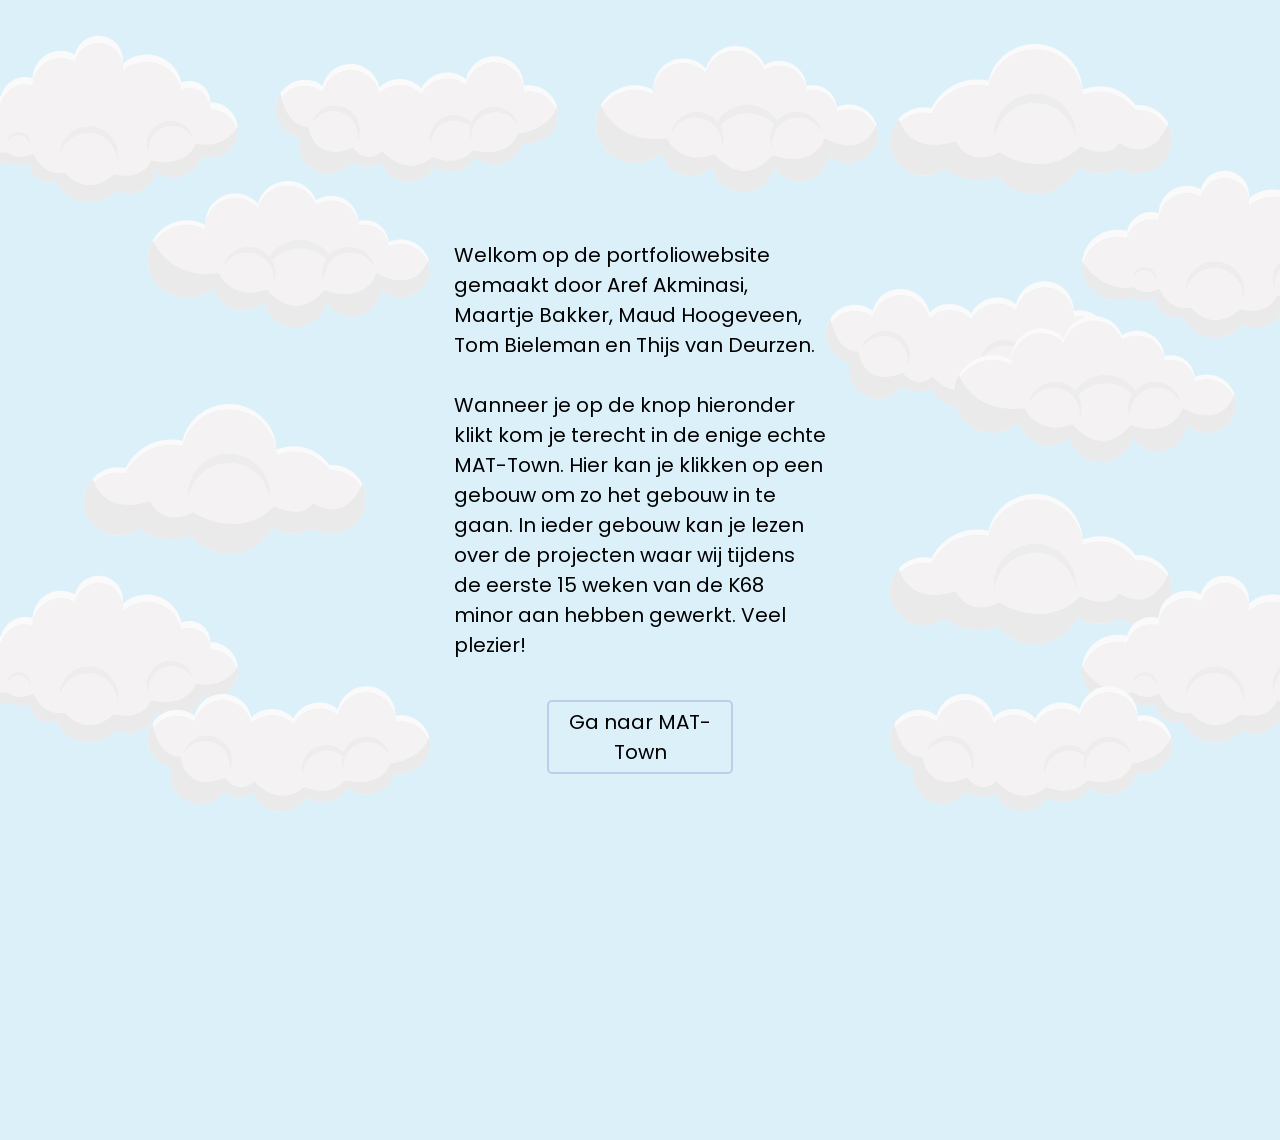
<file: index.html>
<!DOCTYPE html>
<html lang="nl">
  <head>
    <meta charset="UTF-8" />
    <meta http-equiv="X-UA-Compatible" content="IE=edge" />
    <meta name="viewport" content="width=device-width, initial-scale=1.0" />
    <link rel="stylesheet" href="styles/main.css"/>
    <script src="js/main.js" defer ></script>
    <link rel="icon" type="image/x-icon" href="images/favicon.png">
    <title>MAT-Town</title>
  </head>
  <body>
    <div id="leftClouds">
      <img src="images/cloud1.svg" id="cloud1" alt="cloud" />
      <img src="images/cloud2.svg" id="cloud2" alt="cloud" />
      <img src="images/cloud3.svg" id="cloud3" alt="cloud" />
      <img src="images/cloud4.svg" id="cloud4" alt="cloud" />
      <img src="images/cloud1.svg" id="cloud5" alt="cloud" />
      <img src="images/cloud2.svg" id="cloud6" alt="cloud" />
      <img src="images/cloud3.svg" id="cloud7" alt="cloud" />
    </div>

    <div id="middle">
      <p>Welkom op de portfoliowebsite gemaakt door Aref Akminasi, Maartje Bakker, Maud Hoogeveen, Tom Bieleman en Thijs van Deurzen. <br/> <br/> Wanneer je op de knop hieronder klikt kom je terecht in de enige echte MAT-Town. Hier kan je klikken op een gebouw om zo het gebouw in te gaan. In ieder gebouw kan je lezen over de projecten waar wij tijdens de eerste 15 weken van de K68 minor aan hebben gewerkt. Veel plezier!</p>
      <a href="javascript:delay('pages/town.html')"> <button id="button">Ga naar MAT-Town</button> </a>
    </div>

    <div id="rightClouds">
      <img src="images/cloud4.svg" id="cloud8" alt="cloud" />
      <img src="images/cloud1.svg" id="cloud9" alt="cloud" />
      <img src="images/cloud2.svg" id="cloud10" alt="cloud" />
      <img src="images/cloud3.svg" id="cloud11" alt="cloud" />
      <img src="images/cloud4.svg" id="cloud12" alt="cloud" />
      <img src="images/cloud1.svg" id="cloud13" alt="cloud" />
      <img src="images/cloud2.svg" id="cloud14" alt="cloud" />
    </div>
  </body>
</html>
</file>
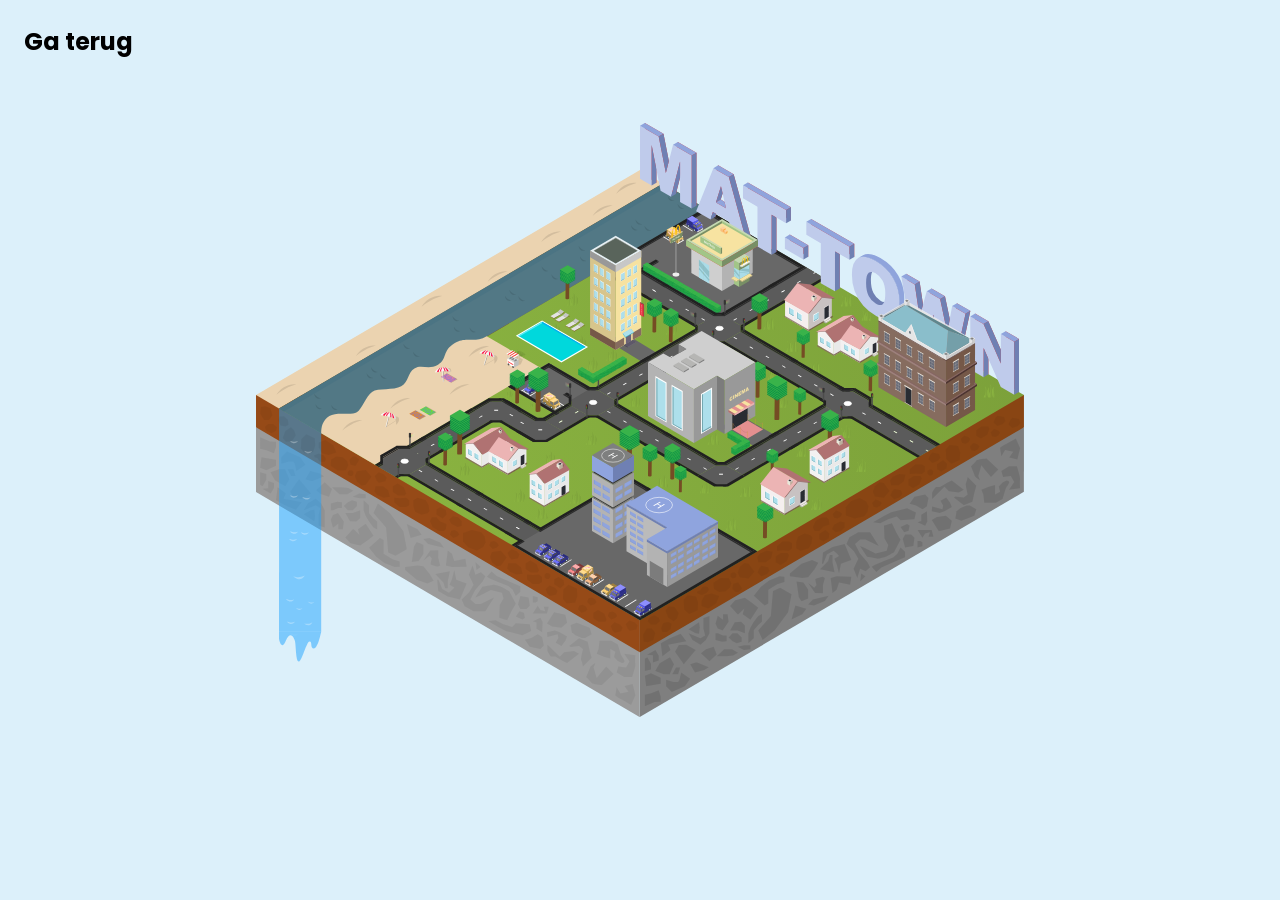
<file: pages/town.html>
<!DOCTYPE html>
<html lang="nl">
  <head>
    <meta charset="UTF-8" />
    <meta http-equiv="X-UA-Compatible" content="IE=edge" />
    <meta name="viewport" content="width=device-width, initial-scale=1.0" />
    <link rel="stylesheet" href="../styles/town.css"/>
    <script src="../js/town.js" defer ></script>
    <link rel="icon" type="image/x-icon" href="../images/favicon.png">
    <title>MAT-Town</title>
  </head>
  <body>

    <?xml version="1.0" encoding="UTF-8"?>
    <svg id="Laag_2" xmlns="http://www.w3.org/2000/svg" xmlns:xlink="http://www.w3.org/1999/xlink" viewBox="0 0 771.73 450.48">
            <defs>
                <style>
                    .cls-1{opacity:.7;}.cls-2,.cls-3{fill:#fff;}.cls-4{fill:url(#Naamloos_verloop_79-2);}.cls-5{fill:url(#Naamloos_verloop_55-9);stroke:url(#Naamloos_verloop_55-10);}.cls-5,.cls-6,.cls-7,.cls-8,.cls-9,.cls-10,.cls-3,.cls-11,.cls-12{stroke-miterlimit:10;}.cls-6{fill:url(#Naamloos_verloop_55-7);stroke:url(#Naamloos_verloop_55-8);}.cls-13{fill:url(#Naamloos_verloop_68-2);}.cls-7{fill:url(#Naamloos_verloop_55-5);stroke:url(#Naamloos_verloop_55-6);}.cls-14{fill:url(#Naamloos_verloop_68-6);}.cls-8{fill:none;stroke-linecap:round;stroke-width:6px;}.cls-8,.cls-3{stroke:#fff;}.cls-15,.cls-10{fill:#ee1c25;}.cls-16{fill:url(#Naamloos_verloop_96);}.cls-17{fill:url(#Naamloos_verloop_68-3);}.cls-18{fill:url(#Naamloos_verloop_79);}.cls-9{fill:url(#Naamloos_verloop_68-4);stroke:url(#Naamloos_verloop_55-4);}.cls-19{fill:url(#Naamloos_verloop_55-3);}.cls-20{fill:#ccc;}.cls-10{stroke:#ee1c25;}.cls-21{fill:url(#Naamloos_verloop_68-5);}.cls-11{fill:url(#Naamloos_verloop_55-11);stroke:url(#Naamloos_verloop_55-12);}.cls-22{fill:url(#Naamloos_verloop_68);}.cls-12{fill:url(#Naamloos_verloop_55);stroke:url(#Naamloos_verloop_55-2);}
                </style>
                <linearGradient id="Naamloos_verloop_68" x1="-313.46" y1="-1393.26" x2="-303.31" y2="-1393.26" gradientTransform="translate(-85.7 -976.6) rotate(-180)" gradientUnits="userSpaceOnUse">
                    <stop offset="0" stop-color="#000"/><stop offset="1" stop-color="#1a1a1a"/>
                </linearGradient>
                <linearGradient id="Naamloos_verloop_96" x1="243.06" y1="351.88" x2="286.18" y2="351.88" gradientTransform="translate(-23.07 1.36) rotate(2.66)" gradientUnits="userSpaceOnUse">
                    <stop offset="0" stop-color="#333"/><stop offset="1" stop-color="#262626"/>
                </linearGradient>
                <linearGradient id="Naamloos_verloop_79" x1="269.52" y1="425.8" x2="284.66" y2="425.8" gradientTransform="translate(382.24 -71.22) rotate(45)" gradientUnits="userSpaceOnUse">
                    <stop offset="0" stop-color="#333"/><stop offset="1" stop-color="#4d4d4d"/>
                </linearGradient>
                <linearGradient id="Naamloos_verloop_55" x1="216.73" y1="332.38" x2="428.73" y2="332.38" gradientTransform="matrix(1, 0, 0, 1, 0, 0)" gradientUnits="userSpaceOnUse">
                    <stop offset="0" stop-color="#fff"/><stop offset="1" stop-color="#ccc"/>
                </linearGradient>
                <linearGradient id="Naamloos_verloop_55-2" x1="213.42" y1="332.31" x2="429.51" y2="332.31" xlink:href="#Naamloos_verloop_55"/>
                <linearGradient id="Naamloos_verloop_68-2" x1="258.21" y1="424.88" x2="289.59" y2="424.88" gradientTransform="translate(380.66 -69.23) rotate(45)" xlink:href="#Naamloos_verloop_68"/>
                <linearGradient id="Naamloos_verloop_68-3" x1="442.86" y1="413.01" x2="470.21" y2="413.01" gradientTransform="translate(425.76 -201.85) rotate(45)" xlink:href="#Naamloos_verloop_68"/>
                <linearGradient id="Naamloos_verloop_55-3" x1="204.96" y1="304.29" x2="381.83" y2="304.29" xlink:href="#Naamloos_verloop_55"/>
                <linearGradient id="Naamloos_verloop_68-4" x1="269.55" y1="288.45" x2="377.17" y2="288.45" gradientTransform="matrix(1, 0, 0, 1, 0, 0)" xlink:href="#Naamloos_verloop_68"/>
                <linearGradient id="Naamloos_verloop_55-4" x1="268.75" y1="288.36" x2="377.89" y2="288.36" xlink:href="#Naamloos_verloop_55"/>
                <linearGradient id="Naamloos_verloop_68-5" x1="354.89" y1="311.24" x2="423.23" y2="311.24" gradientTransform="matrix(1, 0, 0, 1, 0, 0)" xlink:href="#Naamloos_verloop_68"/>
                <linearGradient id="Naamloos_verloop_55-5" x1="386.74" y1="183.61" x2="643.08" y2="183.61" xlink:href="#Naamloos_verloop_55"/>
                <linearGradient id="Naamloos_verloop_55-6" x1="384.27" y1="183.61" x2="644.16" y2="183.61" xlink:href="#Naamloos_verloop_55"/>
                <linearGradient id="Naamloos_verloop_79-2" x1="452.72" y1="413.81" x2="465.92" y2="413.81" gradientTransform="translate(427.14 -203.58) rotate(45)" xlink:href="#Naamloos_verloop_79"/>
                <linearGradient id="Naamloos_verloop_55-7" x1="251.96" y1="416.39" x2="299.73" y2="416.39" xlink:href="#Naamloos_verloop_55"/>
                <linearGradient id="Naamloos_verloop_55-8" x1="251.46" y1="416.39" x2="300.23" y2="416.39" xlink:href="#Naamloos_verloop_55"/>
                <linearGradient id="Naamloos_verloop_55-9" x1="436.16" y1="398.83" x2="491" y2="398.83" xlink:href="#Naamloos_verloop_55"/>
                <linearGradient id="Naamloos_verloop_55-10" x1="435.66" y1="398.55" x2="491.5" y2="398.55" xlink:href="#Naamloos_verloop_55"/>
                <linearGradient id="Naamloos_verloop_55-11" x1=".7" y1="219.26" x2="753.64" y2="219.26" xlink:href="#Naamloos_verloop_55"/>
                <linearGradient id="Naamloos_verloop_55-12" x1="0" y1="219.24" x2="754.59" y2="219.24" xlink:href="#Naamloos_verloop_55"/>
                <linearGradient id="Naamloos_verloop_68-6" x1="217.61" y1="330.66" x2="227.76" y2="330.66" gradientTransform="matrix(1, 0, 0, 1, 0, 0)" xlink:href="#Naamloos_verloop_68"/>
            </defs>
            <g id="Laag_2-2">
                <g id="Plane">
                    <g id="Bottem_engine_wing">
                        <g>
                            <polygon class="cls-22" points="219.19 382.84 217.61 445.2 227.75 450.48 226.17 387.05 219.19 382.84"/>
                            <g class="cls-1">
                                <polygon class="cls-15" points="217.79 437.88 217.61 445.2 227.75 450.48 227.55 442.39 217.79 437.88"/>
                            </g>
                        </g>
                    </g>
                    <g id="Plane_body">
                        <path class="cls-16" d="M204.98,347.41l-.03,12.61,4.53,5.97,5.81,7.46s25.13,8.55,26.71,9.15c4.55,1.59,7.58-5.48,.99-7.83,0,0-38.55-15.88-38.02-27.36Z"/>
                        <polygon class="cls-2" points="284.88 261.11 236.07 195.53 249.79 203.65 288.94 254.25 284.88 261.11"/>
                        <ellipse class="cls-18" cx="277.09" cy="425.8" rx="8.51" ry="6.5" transform="translate(-219.93 320.64) rotate(-45)"/>
                        <path class="cls-2" d="M263.68,398.42l-1.18,4.8s1.69,3.57,6.03,1.02l2.69-7.25"/>
                        <path class="cls-12" d="M216.73,366.06l26.78,17.75,6.13,.77s140.24-32.43,179.09-77.88l-46.9-26.51-40.53,60.98s-13.95,13.88-97.28,33.7l-27.29-8.81Z"/>
                        <ellipse class="cls-13" cx="273.9" cy="424.88" rx="17.64" ry="13.46" transform="translate(-220.21 318.12) rotate(-45)"/>
                        <ellipse class="cls-17" cx="456.54" cy="413.01" rx="15.38" ry="11.73" transform="translate(-158.32 443.79) rotate(-45)"/>
                        <path class="cls-19" d="M301.09,233.72l-36.38,61.5s-59.74,40.85-59.74,52.6,38.3,27.06,38.3,27.06c0,0,83.23-19.4,98.04-33.7l40.53-60.98-80.74-46.48Z"/>
                        <path class="cls-9" d="M300.45,240.83l76.72,43.4-34.7,50.86c-.41,.6-1.1,.97-1.83,.97h-8c-.65,0-1.27-.28-1.69-.78-4.44-5.28-31.11-35.53-61.39-38.79l30.89-55.66Z"/>
                        <path class="cls-10" d="M219.38,375.96l7.78,9.12,24.26,13.02s15.83,2.3,34.21-5.62c18.38-7.91,47.74-25.02,74.04-26.3,26.3-1.28,43.15-8.17,43.15-8.17,0,0,36-25.28,41.11-49.53l-15.2-1.79s-61.14,48.52-179.09,77.88l-6.13-.77-12.51-5.62-11.61-2.23"/>
                        <path class="cls-21" d="M380.62,289.85l-24.77,37.79s-5.36,14.3,9.19,8.43c14.55-5.87,60.31-23.9,58.11-32.5-2.2-8.61-25.18-18.56-25.18-18.56l-17.36,4.85Z"/>
                        <path class="cls-7" d="M490.7,247.84s75.78-66.16,152.38-100.88l-46.3-27.57-63.32,48.68s-66.38,32.68-99.4,29.28c-10.83-1.36-47.32-5.11-47.32-5.11l103.96,55.6Z"/>
                        <polygon class="cls-3" points="575 49.26 770.74 162.28 730.91 186.45 714.57 186.45 531.76 81.94 536.87 72.41 575 49.26"/>
                        <ellipse class="cls-4" cx="459.32" cy="413.81" rx="7.42" ry="5.66" transform="translate(-158.08 445.99) rotate(-45)"/>
                        <path class="cls-6" d="M299.68,403.47c1.39-8.96-24.79-4.96-30.13-3.93-9.89,1.91-17.59,7.88-17.59,17.59s8.12,19.75,17.59,17.59c8.33-1.9,28.89-23.25,30.13-31.25Z"/>
                        <path class="cls-5" d="M485.89,389.68c1.69-2.22,2.95-3.98,5.11-5.04v-7.31c-5.81,4.69-29.42,7.83-34.71,9.55-9.22,2.43-15.03,8.35-18.34,16.93-7.09,18.39,8.39,17.65,19.59,15.31,8.34-1.74,22.25-23.29,28.35-29.44Z"/>
                        <line class="cls-8" x1="489.89" y1="336.92" x2="401.55" y2="351.72"/>
                        <path class="cls-8" d="M423.23,348.09s20.71,9.42,19.17,51.13"/>
                        <path class="cls-11" d="M.7,51.9C226.99,193.91,450.63,323.31,671.68,437.94c0,0,37.53-11.49,81.96-42.13,0,0-321.7-173.11-670.98-395.23C82.66,.58,9.89,38.11,.7,51.9Z"/>
                        <path class="cls-20" d="M214.29,360.53s-18.01,15.03-12.39,23.2c4.8,6.99,20.82,3.14,29.4,.29,2.24-.74,3.61-2.99,3.22-5.31-.72-4.28-2.73-10.98-8.32-14.94l-.02,.72-5.35-3.23c-1.91-.52-4.08-.79-6.54-.72Z"/>
                    </g>
                    <g id="Top_engine_wing">
                        <g>
                            <polygon class="cls-14" points="226.17 364.48 227.76 302.12 217.61 296.84 219.19 360.26 226.17 364.48"/>
                            <g class="cls-1">
                                <polyline class="cls-15" points="227.57 309.43 227.76 302.12 217.61 296.84 217.81 304.93"/>
                            </g>
                        </g>
                    </g>
                </g>
            </g>
    </svg>

    <div class="backhome-container">
        <a href="../index.html" class="home" id="backhome">Ga terug</a>
    </div>

    <img src="../images/cloud1.svg" alt="cloud" id="townCloud1" />
    <img src="../images/cloud2.svg" alt="cloud" id="townCloud2" />
    <img src="../images/cloud3.svg" alt="cloud" id="townCloud3" />
    <img src="../images/cloud4.svg" alt="cloud" id="townCloud4" />
    <img src="../images/cloud1.svg" alt="cloud" id="townCloud5" />
    <img src="../images/cloud2.svg" alt="cloud" id="townCloud6" />
    <img src="../images/cloud3.svg" alt="cloud" id="townCloud7" />
    <img src="../images/cloud4.svg" alt="cloud" id="townCloud8" />
    <img src="../images/cloud1.svg" alt="cloud" id="townCloud9" />

    <div id="streetNames">
        <img src="../images/Thijs-plein.svg" alt="Thijs Plein" id="thijsPlein"/>
        <img src="../images/Aref-hof.svg" alt="Aref Hof" id="arefHof"/><img src="../images/Thijs-plein.svg" alt="Thijs Plein" id="thijsPlein"/>
        <img src="../images/Maudgracht.svg" alt="Maud Gracht" id="maudGracht"/><img src="../images/Thijs-plein.svg" alt="Thijs Plein" id="thijsPlein"/>
        <img src="../images/Tomstraat.svg" alt="Tom Straat" id="tomStraat"/><img src="../images/Thijs-plein.svg" alt="Thijs Plein" id="thijsPlein"/>
        <img src="../images/maartjelaan.svg" alt="Maartje Laan" id="maartjeLaan"/>
    </div>

    <div id="town">
        <img src="../images/huis1.svg" alt="huis" id="huis1" />
        <img src="../images/huis2.svg" alt="huis" id="huis2" />
        <img src="../images/huis3.svg" alt="huis" id="huis3" />
        <img src="../images/huis1.svg" alt="huis" id="huis4" />
        <img src="../images/huis2.svg" alt="huis" id="huis5" />
        <img src="../images/huis3.svg" alt="huis" id="huis6" />

        <a href="../students-projects/Thijs_projects.html"><img src="../images/McDonalds.svg" alt='mcDonalds' id="thijsBuilding" /></a>
        <a href="../students-projects/Aref_projects.html"><img src="../images/Cinema.svg" alt="cinema" id="arefBuilding" /></a>
        <a href="../students-projects/Maartje_projects.html"><img src="../images/Grachtenpand.svg" alt="grachtendpand" id="maartjeBuilding" /></a>
        <a href="../students-projects/Tom_projects.html"><img src="../images/Politie.svg" alt="politie" id="tomBuilding" /></a>
        <a href="../students-projects/Maud_projects.html"><img src="../images/Hotel.svg" alt="hotel" id="maudBuilding" /></a>
        
        <img src="../images/Grachtenpand_Gloed.svg" alt="grachtendpand gloed" id="maartjeGloed" />
        <img src="../images/Hotel_Gloed.svg" alt="hotel gloed" id="maudGloed" />
        <img src="../images/McDonalds_Gloed.svg" alt="mcdonalds gloed" id="thijsGloed" />
        <img src="../images/Cinema_Gloed.svg" alt="cinema gloed" id="arefGloed" />
        <img src="../images/Politie_Gloed.svg" alt="politie gloed" id="tomGloed" />
      
        <img src="../images/MAT_TOWN.svg" alt="MAT-Town" id="MATTown" />
    </div>
  </body>
</html>
</file>
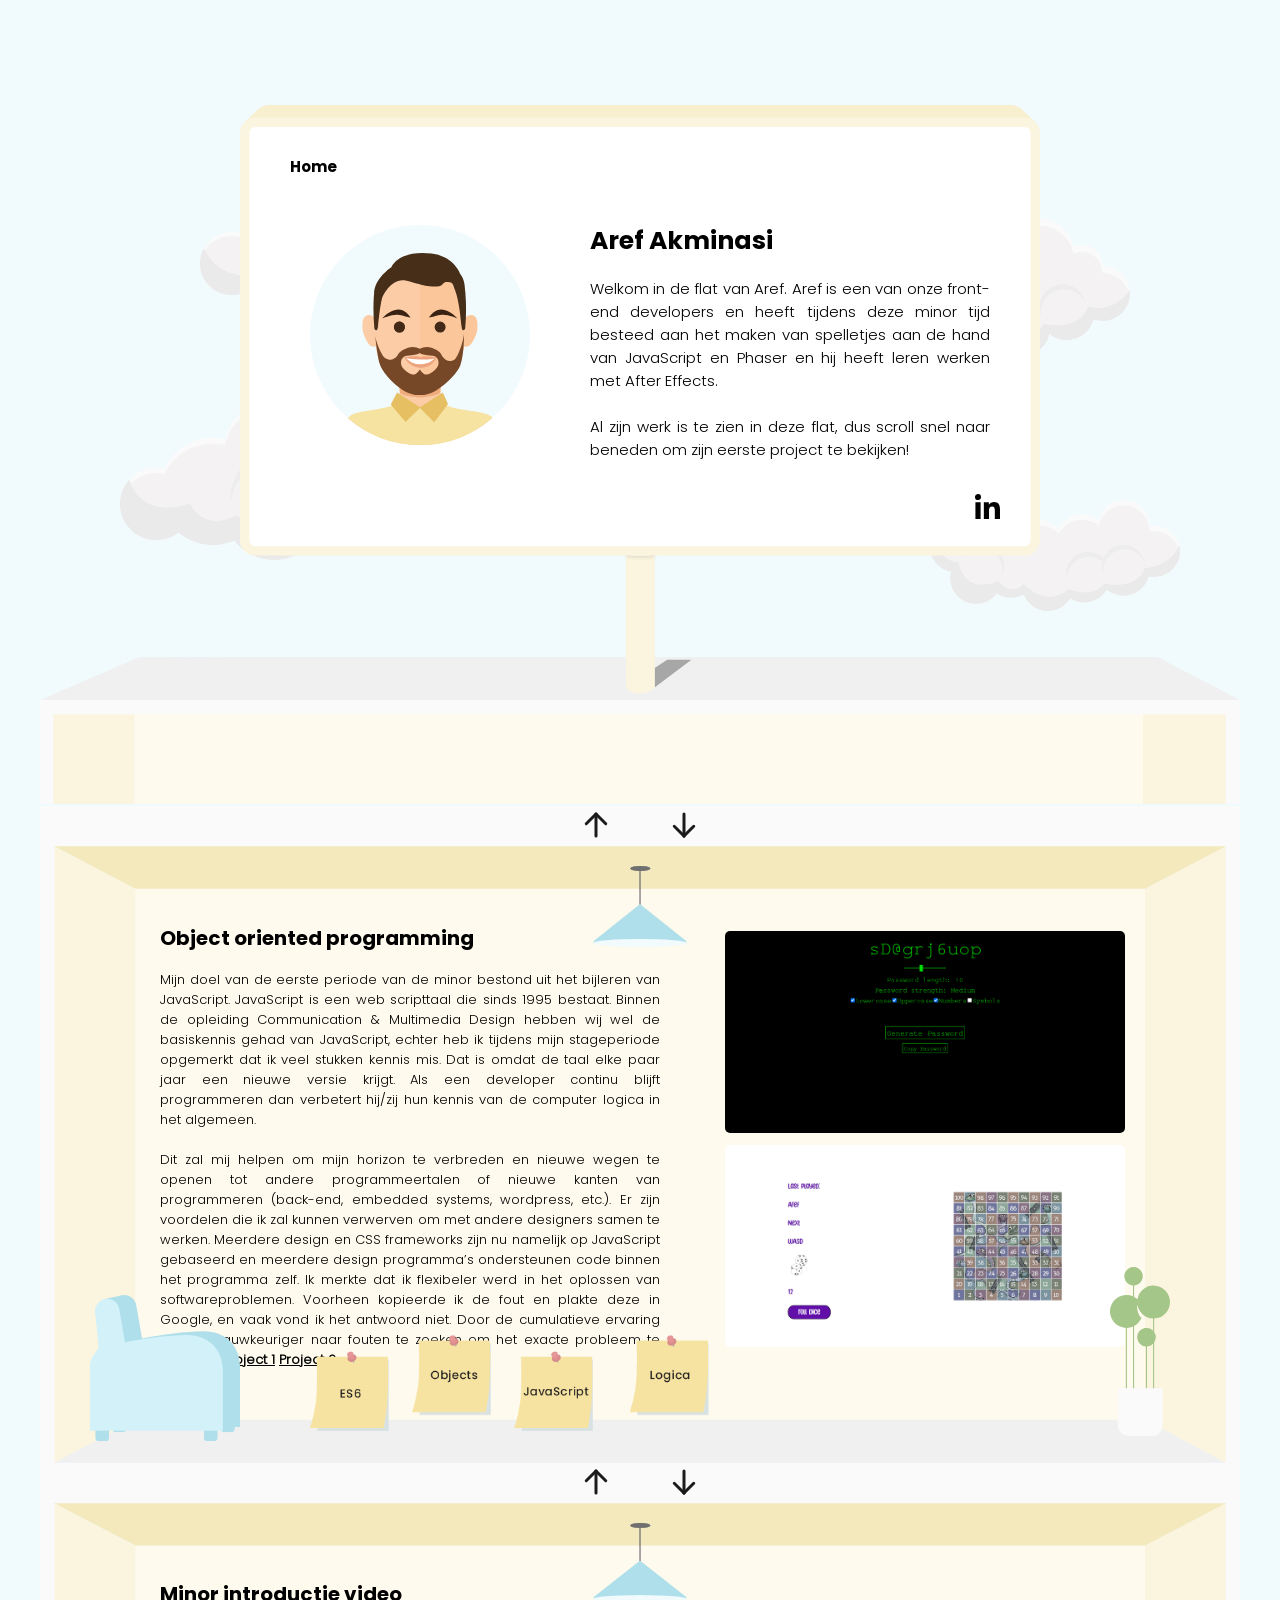
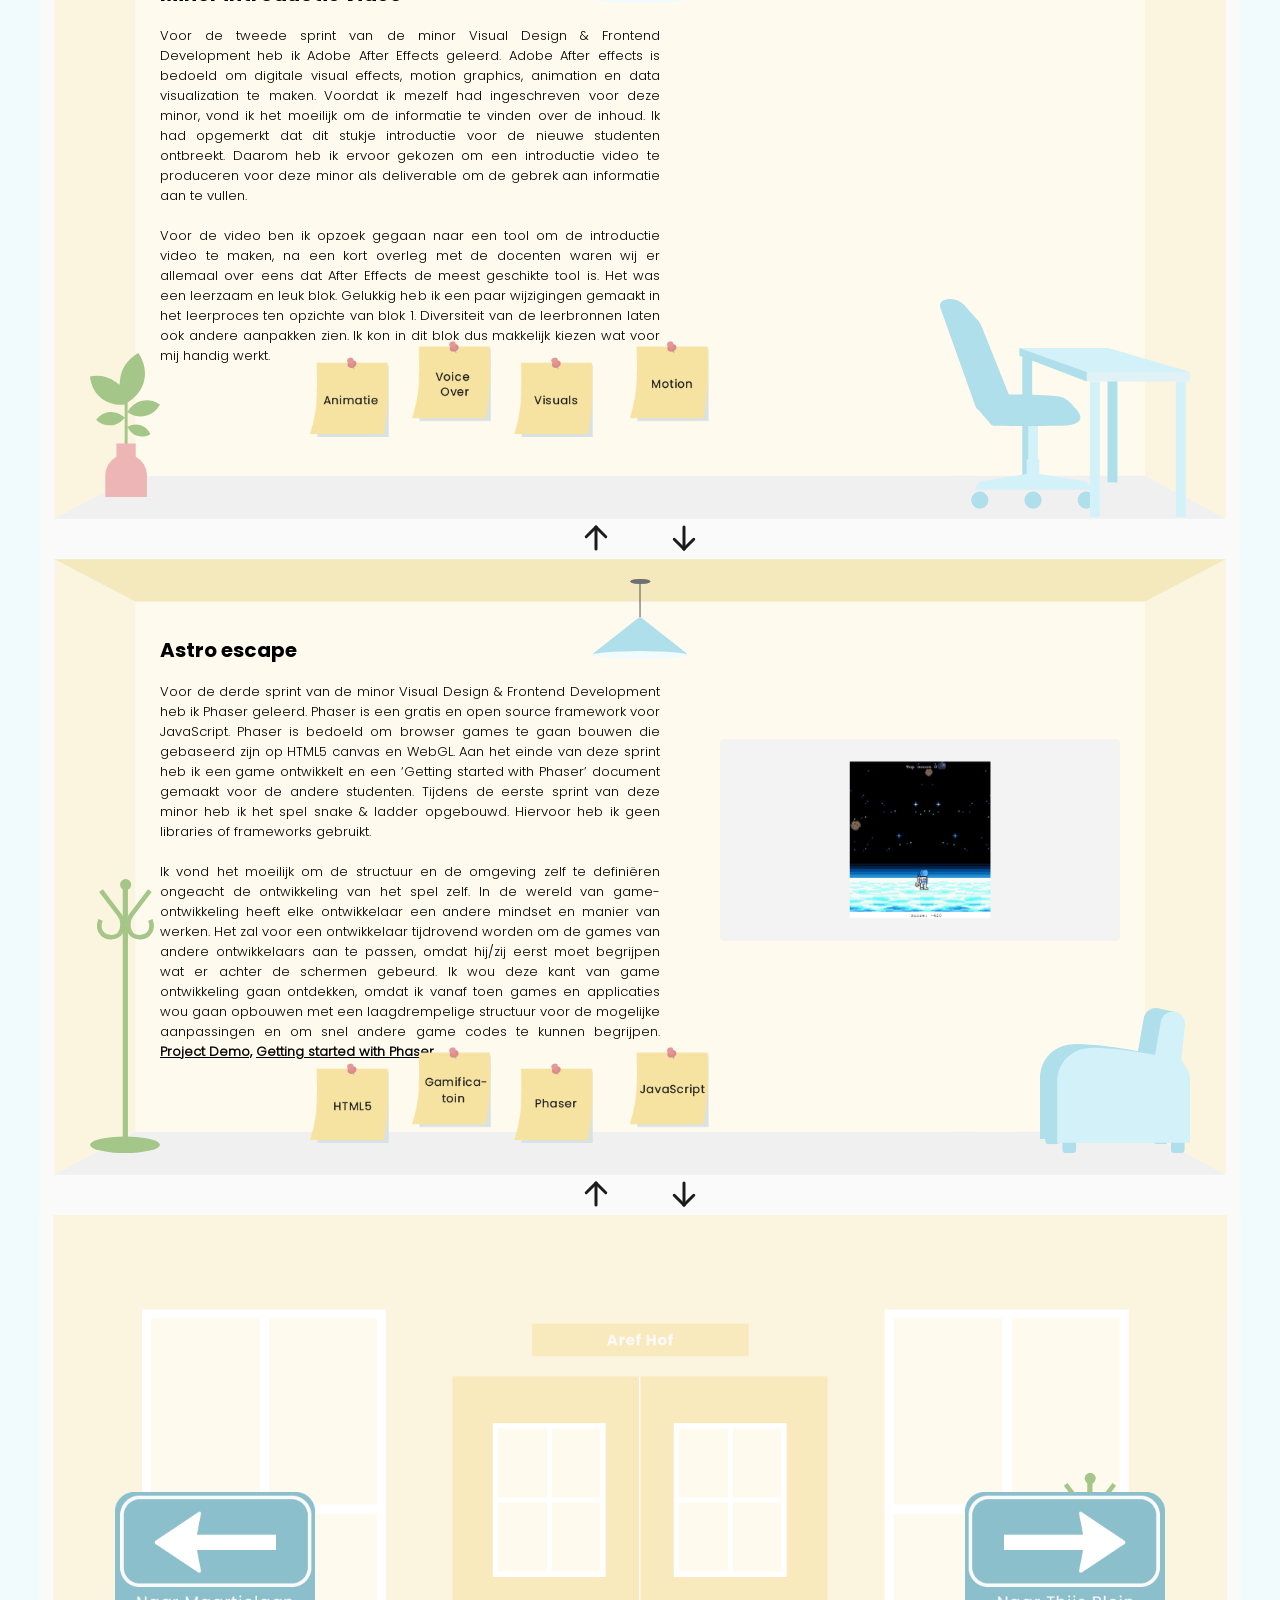
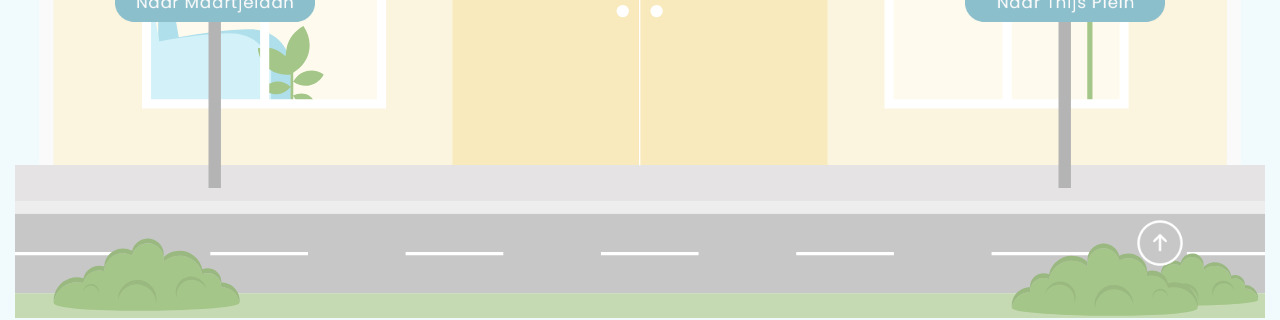
<file: students-projects/Aref_projects.html>
<!DOCTYPE html>
<html lang="nl">
  <head>
    <meta charset="UTF-8" />
    <meta http-equiv="X-UA-Compatible" content="IE=edge" />
    <meta name="viewport" content="width=device-width, initial-scale=1.0" />
    <title>Aref Projecten</title>
    <link rel="stylesheet" href="projects-styles/Aref_projects_styles.css" />
    <link rel="icon" type="image/x-icon" href="assets/favicon.png">
  </head>
  <body>
    <!--Billboard-->
    
    <div class="billboard-section">
      <div class="billboard-clouds">
        <img src="assets/Cloud (1).svg" alt="cloud" class="cloud1">
        <img src="assets/Cloud (2).svg" alt="cloud" class="cloud2">
        <img src="assets/Cloud (3).svg" alt="cloud" class="cloud3">
        <img src="assets/Cloud (4).svg" alt="cloud" class="cloud4">
      </div>
    <div class="billboard-board-container" id="billboard-board-container">
      
      <img src="assets/Aref/Billboard-geel.svg" alt="billboard picture" class="billboard-board">

      <div class="billboard-home">
        <a href="../pages/town.html" class="home">Home</a>
      </div>

      <div class="billboard-text">
        <h1 class="billboard-title">Aref Akminasi</h1>
        <p class="billboard-desc">Welkom in de flat van Aref. Aref is een van onze front-end developers en heeft tijdens deze minor tijd 
          besteed aan het maken van spelletjes aan de hand van JavaScript en Phaser en hij heeft leren werken met After Effects.

          <br> <br>Al zijn werk is te zien in deze flat, dus scroll snel naar beneden om zijn eerste project te bekijken!</p>
      </div>
      <div class="billboard-vector">
        <img src="assets/Aref/cartoon-aref.svg" class="vector" alt="head image">
      </div>
      <div class="billboard-linkedin">
       <a href="https://www.linkedin.com/in/aref-akminasi-91412b207/" target="_blank"> <img src="assets/linked-in-icon.svg" alt="linkedin icon" class="linkedin"> </a>
      </div>
    </div>

       <div class="billboard-footer-section">
          <img src="assets/Aref/Bovenkant-flat-geel.svg" alt="billboard footer" class="billboard-footer">
      </div>
    </div>
    <!---->

    <!---->
    <div class="nav-bar-container" id="nav1">
      <div class="nav-bar">
        <a href="#billboard-board-container"><img src="assets/Pijl_omhoog.svg" alt="arrow" class="to_top"></a>
        <a href="#nav1"><img src="assets/Pijl_omlaag.svg" alt="arrow" class="to_bottom"></a>
      </div>
    </div>
    <!---->


    <!--Room 1-->
    <div class="room1-section">
      <div class="room1-container" id="room1-container">
        <img src="assets/Aref/Kamer-geel.svg" class="room1" alt="room1">
        <img src="assets/Lampje.svg" alt="lamp" class="lamp">
        <div class="room1-text-section"> 
          <h2 class="room1-text-title">Object oriented programming</h2>
          <p class="room1-text">Mijn doel van de eerste periode van de minor bestond uit het bijleren van JavaScript. JavaScript is een web scripttaal die sinds 1995 bestaat. Binnen de opleiding Communication & Multimedia Design hebben wij wel de basiskennis gehad van JavaScript, echter heb ik tijdens mijn stageperiode opgemerkt dat ik veel stukken kennis mis. Dat is omdat de taal elke paar jaar een nieuwe versie krijgt. Als een developer continu blijft programmeren dan 	verbetert hij/zij hun kennis van de computer logica in het algemeen.

            <br> <br>Dit zal mij helpen om mijn horizon te verbreden en nieuwe wegen te openen tot andere programmeertalen of nieuwe kanten van programmeren (back-end, embedded systems, wordpress, etc.). Er zijn voordelen die ik zal kunnen verwerven om met andere designers samen te werken. Meerdere design en CSS frameworks zijn nu namelijk op JavaScript gebaseerd en meerdere design programma’s ondersteunen code binnen het programma zelf. Ik merkte dat ik flexibeler werd in het oplossen van softwareproblemen. Voorheen kopieerde ik de fout en plakte deze in Google, en vaak vond ik het antwoord niet. Door de cumulatieve ervaring weet ik nauwkeuriger naar fouten te zoeken om het exacte probleem te bepalen.
            
            <a href="http://arefakminasi.me/password_generator/" target="_blank" class="linkstyling">Project 1</a>
        
            <a href="http://arefakminasi.me/snake_and_ladder/" target="_blank" class="linkstyling">Project 2</a>
          </p>
         </div>
         <div class="room1-photo-section">
          <img src="assets/Aref/p1p1.png" alt="project" class="newtab_img" onclick="window.open(this.src, '_blank');">
          <img src="assets/Aref/p1p2.png" alt="project" class="newtab_img" onclick="window.open(this.src, '_blank');">
         </div>
         <div class="room1-notes-section">
          <img src="assets/Aref/p1n.png">
         </div>
         <div class="room1-left-section">
            <img src="assets/Stoel-links.svg" alt="chair">
         </div>
         <div class="room1-right-section">
            <img src="assets/Plant-rechts.svg" alt="plant">
         </div>
     </div>
  </div>

  <!---->

  <!---->
  <div class="nav-bar-container" id="nav2">
    <div class="nav-bar">
      <a href="#nav1"><img src="assets/Pijl_omhoog.svg" alt="arrow" class="to_top"></a>
      <a href="#nav2"><img src="assets/Pijl_omlaag.svg" alt="arrow" class="to_bottom"></a>
    </div>
  </div>
  <!---->

  <!--Room 2-->
  <div class="room2-section">
    <div class="room2-container" id="room2-container">
      <img src="assets/Aref/Kamer-geel.svg" class="room2" alt="room2">
      <img src="assets/Lampje.svg" alt="lamp" class="lamp">
      <div class="room2-text-section"> 
        <h2 class="room2-text-title">Minor introductie video</h2>
        <p class="room2-text">Voor de tweede sprint van de minor Visual Design & Frontend Development heb ik Adobe After Effects geleerd. Adobe After effects is bedoeld om digitale visual effects, motion graphics, animation en data visualization te maken. Voordat ik mezelf had ingeschreven voor deze minor, vond ik het moeilijk om de informatie te vinden over de inhoud. Ik had opgemerkt dat dit stukje introductie voor de nieuwe studenten ontbreekt. Daarom heb ik ervoor gekozen om een introductie video te produceren voor deze minor als deliverable om de gebrek aan informatie aan te vullen.

         <br> <br> Voor de video ben ik opzoek gegaan naar een tool om de introductie video te maken, na een kort overleg met de docenten waren wij er allemaal over eens dat After Effects de meest geschikte tool is. Het was een leerzaam en leuk blok. Gelukkig heb ik een paar wijzigingen gemaakt in het leerproces ten opzichte van blok 1. Diversiteit van de leerbronnen laten ook andere aanpakken zien. Ik kon in dit blok dus makkelijk kiezen wat voor mij handig werkt. 
         
        </p>
       </div>
       <div class="room2-photo-section">
        <iframe width="1280" height="720" src="https://www.youtube.com/embed/iuCS1aOuzj4" title="Introductie Minor Visual design & Front-end development | De Haagse Hogeschool" frameborder="0" allow="accelerometer; autoplay; clipboard-write; encrypted-media; gyroscope; picture-in-picture" allowfullscreen></iframe>
       </div>
       <div class="room2-notes-section">
        <img src="assets/Aref/p2n.png">
       </div>
       <div class="room2-left-section">
          <img src="assets/Plant-links.svg" alt="plant">
       </div>
       <div class="room2-right-section">
          <img src="assets/Bureau.svg" alt="desk">
       </div>
   </div>
</div>
<!---->

<!---->
<div class="nav-bar-container" id="nav3">
  <div class="nav-bar">
    <a href="#nav2"><img src="assets/Pijl_omhoog.svg" alt="arrow" class="to_top"></a>
    <a href="#nav3"><img src="assets/Pijl_omlaag.svg" alt="arrow" class="to_bottom"></a>
  </div>
</div>
<!---->

<!--Room 3-->

<div class="room3-section">
  <div class="room3-container" id="room3-container">
    <img src="assets/Aref/Kamer-geel.svg" class="room3" alt="room3">
    <img src="assets/Lampje.svg" alt="lamp" class="lamp">
    <div class="room3-text-section"> 
      <h2 class="room3-text-title">Astro escape</h2>
      <p class="room3-text"> Voor de derde sprint van de minor Visual Design & Frontend Development heb ik Phaser geleerd. Phaser is een gratis en open source framework voor JavaScript. Phaser is bedoeld om browser games te gaan bouwen die gebaseerd zijn op HTML5 canvas en WebGL. Aan het einde van deze sprint heb ik een game ontwikkelt en een ‘Getting started with Phaser’ document gemaakt voor de andere studenten. Tijdens de eerste sprint van deze minor heb ik het spel snake & ladder opgebouwd. Hiervoor heb ik geen libraries of frameworks gebruikt.

        <br> <br>Ik vond het moeilijk om de structuur en de omgeving zelf te definiëren ongeacht de ontwikkeling van het spel zelf. In de wereld van game-ontwikkeling heeft elke ontwikkelaar een andere mindset en manier van werken. Het zal voor een ontwikkelaar tijdrovend worden om de games van andere ontwikkelaars aan te passen, omdat hij/zij eerst moet begrijpen wat er achter de schermen gebeurd. Ik wou deze kant van game ontwikkeling gaan ontdekken, omdat ik vanaf toen games en applicaties wou gaan opbouwen met een laagdrempelige structuur voor de mogelijke aanpassingen en om snel andere game codes te kunnen begrijpen.
       <a href="http://arefakminasi.me/astro_escape/game.html" target="_blank" class="linkstyling">Project Demo,</a>
       <a href="https://drive.google.com/drive/folders/1jlPbSJN-r3pu-ZaLGhD20_RzDr5idJbm" target="_blank" class="linkstyling">Getting started with Phaser</a>
      </p>
     </div>
     <div class="room3-photo-section">
      <img src="assets/Aref/p3p1.png" alt="project" class="newtab_img" onclick="window.open(this.src, '_blank');">
     </div>
     <div class="room3-notes-section">
      <img src="assets/Aref/p3n.png">
     </div>
     <div class="room3-left-section">
        <img src="assets/kapstok.svg" alt="rack">
     </div>
     <div class="room3-right-section">
        <img src="assets/Stoel-rechts.svg" alt="chair">
     </div>
 </div>
</div>

<!---->


<!---->
<div class="nav-bar-container" id="nav4">
  <div class="nav-bar">
    <a href="#nav3"><img src="assets/Pijl_omhoog.svg" alt="arrow" class="to_top"></a>
    <a href="#nav4"><img src="assets/Pijl_omlaag.svg" alt="arrow" class="to_bottom"></a>
  </div>
</div>
<!---->


<!--Basement-->
  <div class="basement-section">
    <div class="basement-container" id="basement-container">
      <img src="assets/Aref/onderkant-flat-geel.svg" alt="basement" class="basement">
      
      <div class="basement-left-section">
        <a href="Maartje_projects.html"><img src="assets/Aref/pijl-geel-links.png" alt="arrow"></a>
      </div>

      <div class="basement-right-section">
        <a href="Thijs_projects.html"><img src="assets/Aref/pijl-geel-rechts.png" alt="arrow"></a>
      </div>
      
      <div class="basement-back-to-top">
        <a href="#billboard-board-container"><img src="assets/back-to-top.png" alt="back to top button"><a>
      </div>

    </div>
  </div>
<!---->

  </body>
</html>
</file>
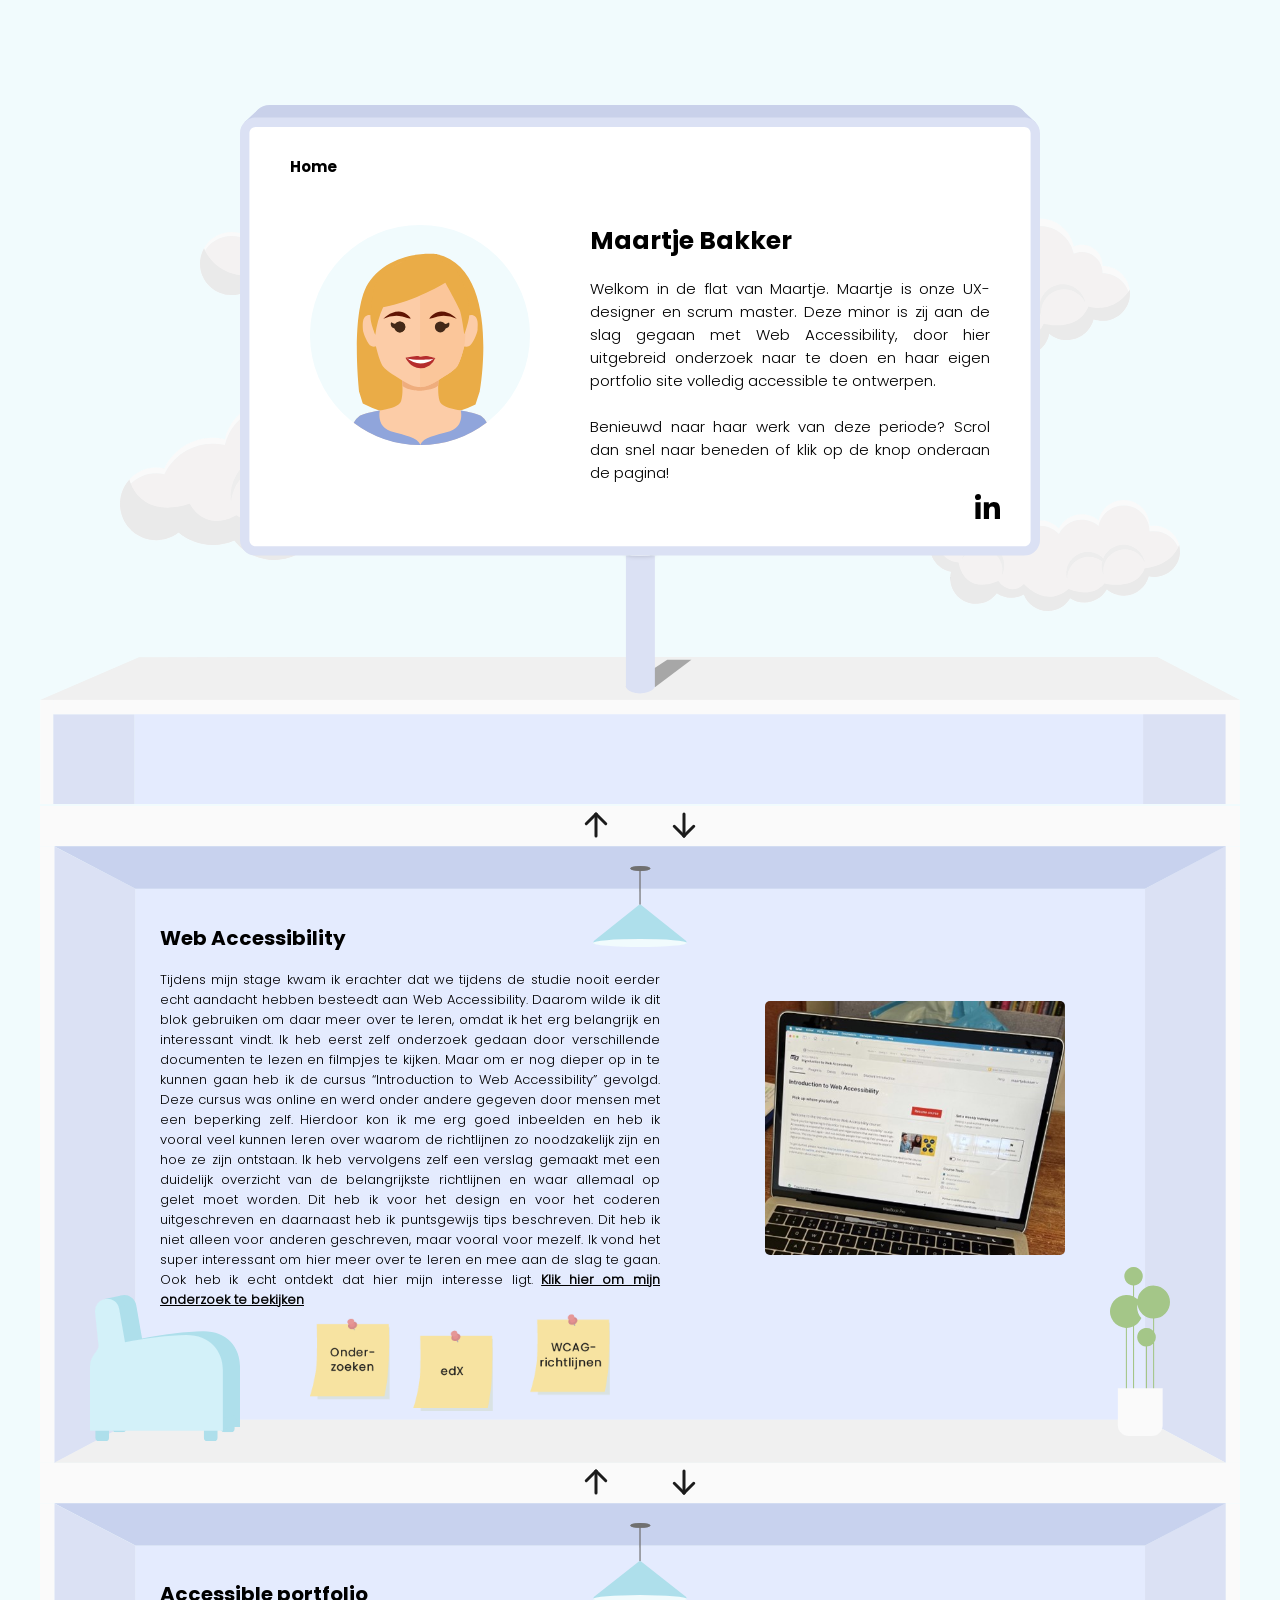
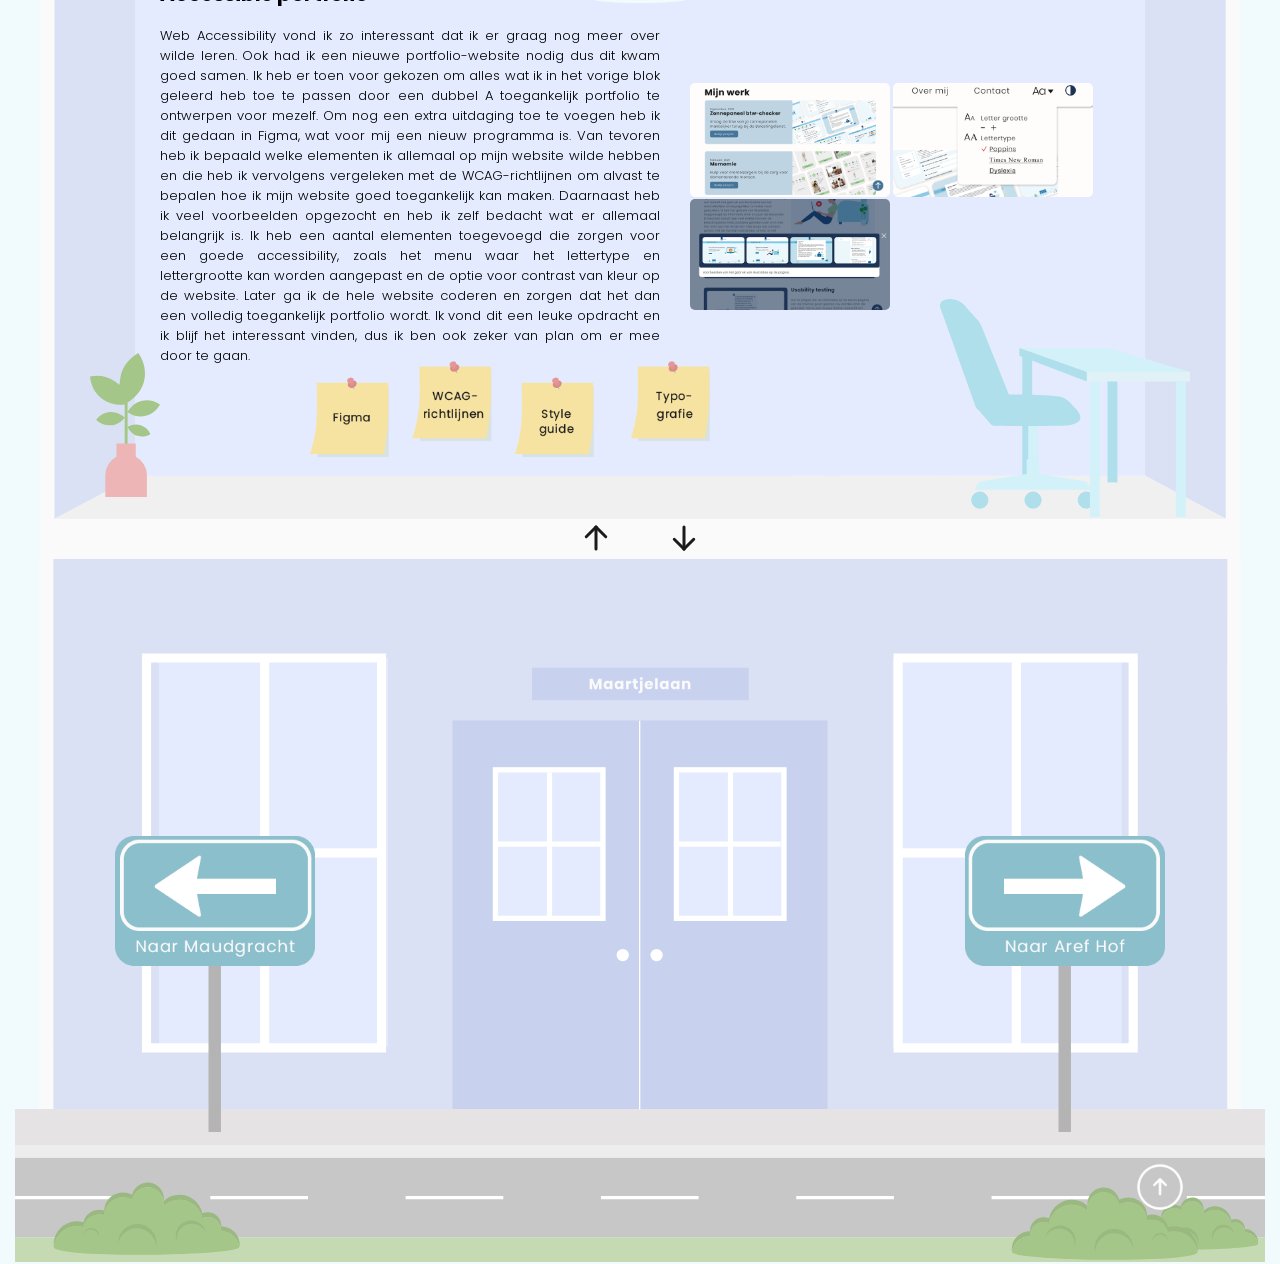
<file: students-projects/Maartje_projects.html>
<!DOCTYPE html>
<html lang="nl">
  <head>
    <meta charset="UTF-8" />
    <meta http-equiv="X-UA-Compatible" content="IE=edge" />
    <meta name="viewport" content="width=device-width, initial-scale=1.0" />
    <title>Maartje Projecten</title>
    <link rel="stylesheet" href="projects-styles/Maartje_projects_styles.css" />
    <link rel="icon" type="image/x-icon" href="assets/favicon.png">
  </head>
  <body>
    <!--Billboard-->
    
    <div class="billboard-section">
      <div class="billboard-clouds">
        <img src="assets/Cloud (1).svg" alt="cloud" class="cloud1">
        <img src="assets/Cloud (2).svg" alt="cloud" class="cloud2">
        <img src="assets/Cloud (3).svg" alt="cloud" class="cloud3">
        <img src="assets/Cloud (4).svg" alt="cloud" class="cloud4">
      </div>
    <div class="billboard-board-container" id="billboard-board-container">
      
      <img src="assets/Maartje/Billboard-paars.svg" alt="billboard picture" class="billboard-board">

      <div class="billboard-home">
        <a href="../pages/town.html" class="home">Home</a>
      </div>

      <div class="billboard-text">
        <h1 class="billboard-title">Maartje Bakker</h1>
        <p class="billboard-desc">Welkom in de flat van Maartje. Maartje is onze UX-designer en scrum master. Deze minor is zij aan de slag gegaan met Web Accessibility, door hier uitgebreid onderzoek naar te doen en haar eigen portfolio site volledig accessible te ontwerpen.

           <br> <br> Benieuwd naar haar werk van deze periode? Scrol dan snel naar beneden of klik op de knop onderaan de pagina!
            
      </div>
      <div class="billboard-vector">
        <img src="assets/Maartje/cartoon maartje.svg" class="vector" alt="head image">
      </div>
      <div class="billboard-linkedin">
       <a href="https://www.linkedin.com/in/maartje-bakker/" target="_blank"> <img src="assets/linked-in-icon.svg" alt="linkedin icon" class="linkedin"> </a>
      </div>
    </div>

       <div class="billboard-footer-section">
          <img src="assets/Maartje/Bovenkant-flat-paars.svg" alt="billboard footer" class="billboard-footer">
      </div>
    </div>
    <!---->

    <!---->
    <div class="nav-bar-container" id="nav1">
      <div class="nav-bar">
        <a href="#billboard-board-container"><img src="assets/Pijl_omhoog.svg" alt="arrow" class="to_top"></a>
        <a href="#nav1"><img src="assets/Pijl_omlaag.svg" alt="arrow" class="to_bottom"></a>
      </div>
    </div>
    <!---->


    <!--Room 1-->
    <div class="room1-section">
      <div class="room1-container" id="room1-container">
        <img src="assets/Maartje/Kamer-paars.svg" class="room1" alt="room1">
        <img src="assets/Lampje.svg" alt="lamp" class="lamp">
        <div class="room1-text-section"> 
          <h2 class="room1-text-title">Web Accessibility</h2>
          <p class="room1-text">Tijdens mijn stage kwam ik erachter dat we tijdens de studie nooit eerder echt aandacht hebben besteedt aan Web Accessibility. Daarom wilde ik dit blok gebruiken om daar meer over te leren, omdat ik het erg belangrijk en interessant vindt. Ik heb eerst zelf onderzoek gedaan door verschillende documenten te lezen en filmpjes te kijken. Maar om er nog dieper op in te kunnen gaan heb ik de cursus “Introduction to Web Accessibility” gevolgd. Deze cursus was online en werd onder andere gegeven door mensen met een beperking zelf. Hierdoor kon ik me erg goed inbeelden en heb ik vooral veel kunnen leren over waarom de richtlijnen zo noodzakelijk zijn en hoe ze zijn ontstaan. Ik heb vervolgens zelf een verslag gemaakt met een duidelijk overzicht van de belangrijkste richtlijnen en waar allemaal op gelet moet worden. Dit heb ik voor het design en voor het coderen uitgeschreven en daarnaast heb ik puntsgewijs tips beschreven. Dit heb ik niet alleen voor anderen geschreven, maar vooral voor mezelf. Ik vond het super interessant om hier meer over te leren en mee aan de slag te gaan. Ook heb ik echt ontdekt dat hier mijn interesse ligt. 
            <a href="https://drive.google.com/file/d/145CqmOagBteaf9NCisQgp1RnfpUgpfqH/view" target="_blank" class="linkstyling"> Klik hier om mijn onderzoek te bekijken </a>
            
            
           
          </p>
         </div>
         <div class="room1-photo-section">
          <img src="assets/Maartje/p1p1.jpg" alt="project" class="newtab_img" onclick="window.open(this.src, '_blank');">
         
         
         </div>
         <div class="room1-notes-section">
          <img src="assets/Maartje/p1n.png">
         </div>
         <div class="room1-left-section">
            <img src="assets/Stoel-links.svg" alt="chair">
         </div>
         <div class="room1-right-section">
            <img src="assets/Plant-rechts.svg" alt="plant">
         </div>
     </div>
  </div>

  <!---->

  <!---->
  <div class="nav-bar-container" id="nav2">
    <div class="nav-bar">
      <a href="#nav1"><img src="assets/Pijl_omhoog.svg" alt="arrow" class="to_top"></a>
      <a href="#nav2"><img src="assets/Pijl_omlaag.svg" alt="arrow" class="to_bottom"></a>
    </div>
  </div>
  <!---->

  <!--Room 2-->
  
<!---->

<!---->

<!---->

<!--Room 3-->

<div class="room3-section">
  <div class="room3-container" id="room3-container">
    <img src="assets/Maartje/Kamer-paars.svg" class="room3" alt="room3">
    <img src="assets/Lampje.svg" alt="lamp" class="lamp">
    <div class="room3-text-section"> 
      <h2 class="room3-text-title">Accessible portfolio</h2>
      <p class="room3-text"> Web Accessibility vond ik zo interessant dat ik er graag nog meer over wilde leren. Ook had ik een nieuwe portfolio-website nodig dus dit kwam goed samen. Ik heb er toen voor gekozen om alles wat ik in het vorige blok geleerd heb toe te passen door een dubbel A toegankelijk portfolio te ontwerpen voor mezelf. Om nog een extra uitdaging toe te voegen heb ik dit gedaan in Figma, wat voor mij een nieuw programma is. Van tevoren heb ik bepaald welke elementen ik allemaal op mijn website wilde hebben en die heb ik vervolgens vergeleken met de WCAG-richtlijnen om alvast te bepalen hoe ik mijn website goed toegankelijk kan maken. Daarnaast heb ik veel voorbeelden opgezocht en heb ik zelf bedacht wat er allemaal belangrijk is. Ik heb een aantal elementen toegevoegd die zorgen voor een goede accessibility, zoals het menu waar het lettertype en lettergrootte kan worden aangepast en de optie voor contrast van kleur op de website. Later ga ik de hele website coderen en zorgen dat het dan een volledig toegankelijk portfolio wordt. Ik vond dit een leuke opdracht en ik blijf het interessant vinden, dus ik ben ook zeker van plan om er mee door te gaan.
        
        
      </p>
     </div>
     <div class="room3-photo-section">
      <img src="assets/Maartje/p2p1.png" alt="project" class="newtab_img" onclick="window.open(this.src, '_blank');">
      <img src="assets/Maartje/p2p2.png" alt="project" class="newtab_img" onclick="window.open(this.src, '_blank');">
      <img src="assets/Maartje/p2p3.png" alt="project" class="newtab_img" onclick="window.open(this.src, '_blank');">
      
     </div>
     <div class="room3-notes-section">
      <img src="assets/Maartje/p2n.png">
     </div>
     <div class="room3-left-section">
      <img src="assets/Plant-links.svg" alt="plant">
   </div>
   <div class="room3-right-section">
      <img src="assets/Bureau.svg" alt="desk">
   </div>
 </div>
</div>

<!---->


<!---->
<div class="nav-bar-container" id="nav3">
  <div class="nav-bar">
    <a href="#nav2"><img src="assets/Pijl_omhoog.svg" alt="arrow" class="to_top"></a>
    <a href="#nav3"><img src="assets/Pijl_omlaag.svg" alt="arrow" class="to_bottom"></a>
  </div>
</div>
<!---->


<!--Basement-->
  <div class="basement-section">
    <div class="basement-container" id="basement-container">
      <img src="assets/Maartje/onderkant-flat-paars.svg" alt="basement" class="basement">
      <div class="basement-left-section">
        <a href="Maud_projects.html"><img src="assets/Maartje/pijl-paars-links.png" alt="arrow"></a>
      </div>

      <div class="basement-right-section">
        <a href="Aref_projects.html"><img src="assets/Maartje/pijl-paars-rechts.png" alt="arrow"></a>
      </div>
      
      <div class="basement-back-to-top">
        <a href="#billboard-board-container"><img src="assets/back-to-top.png" alt="back to top button"><a>
      </div>
    </div>
  </div>
<!---->

  </body>
</html>
</file>
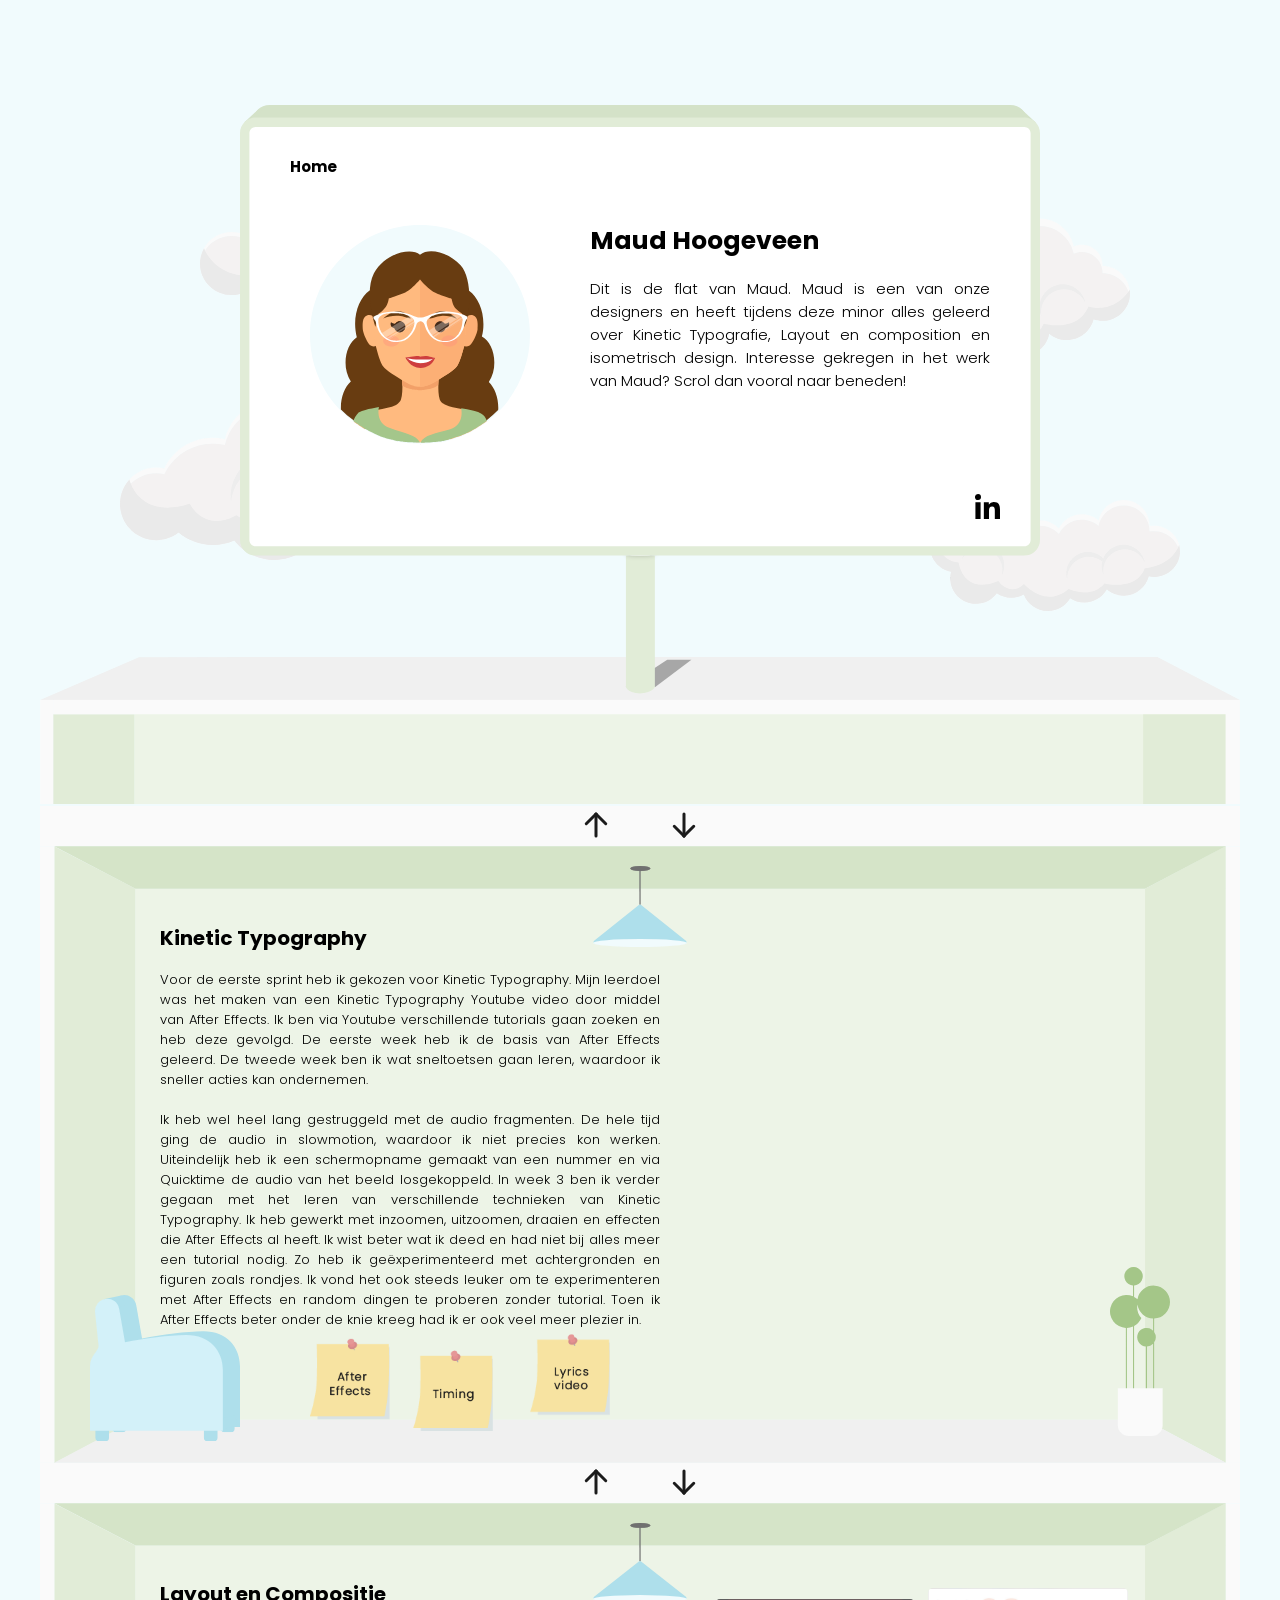
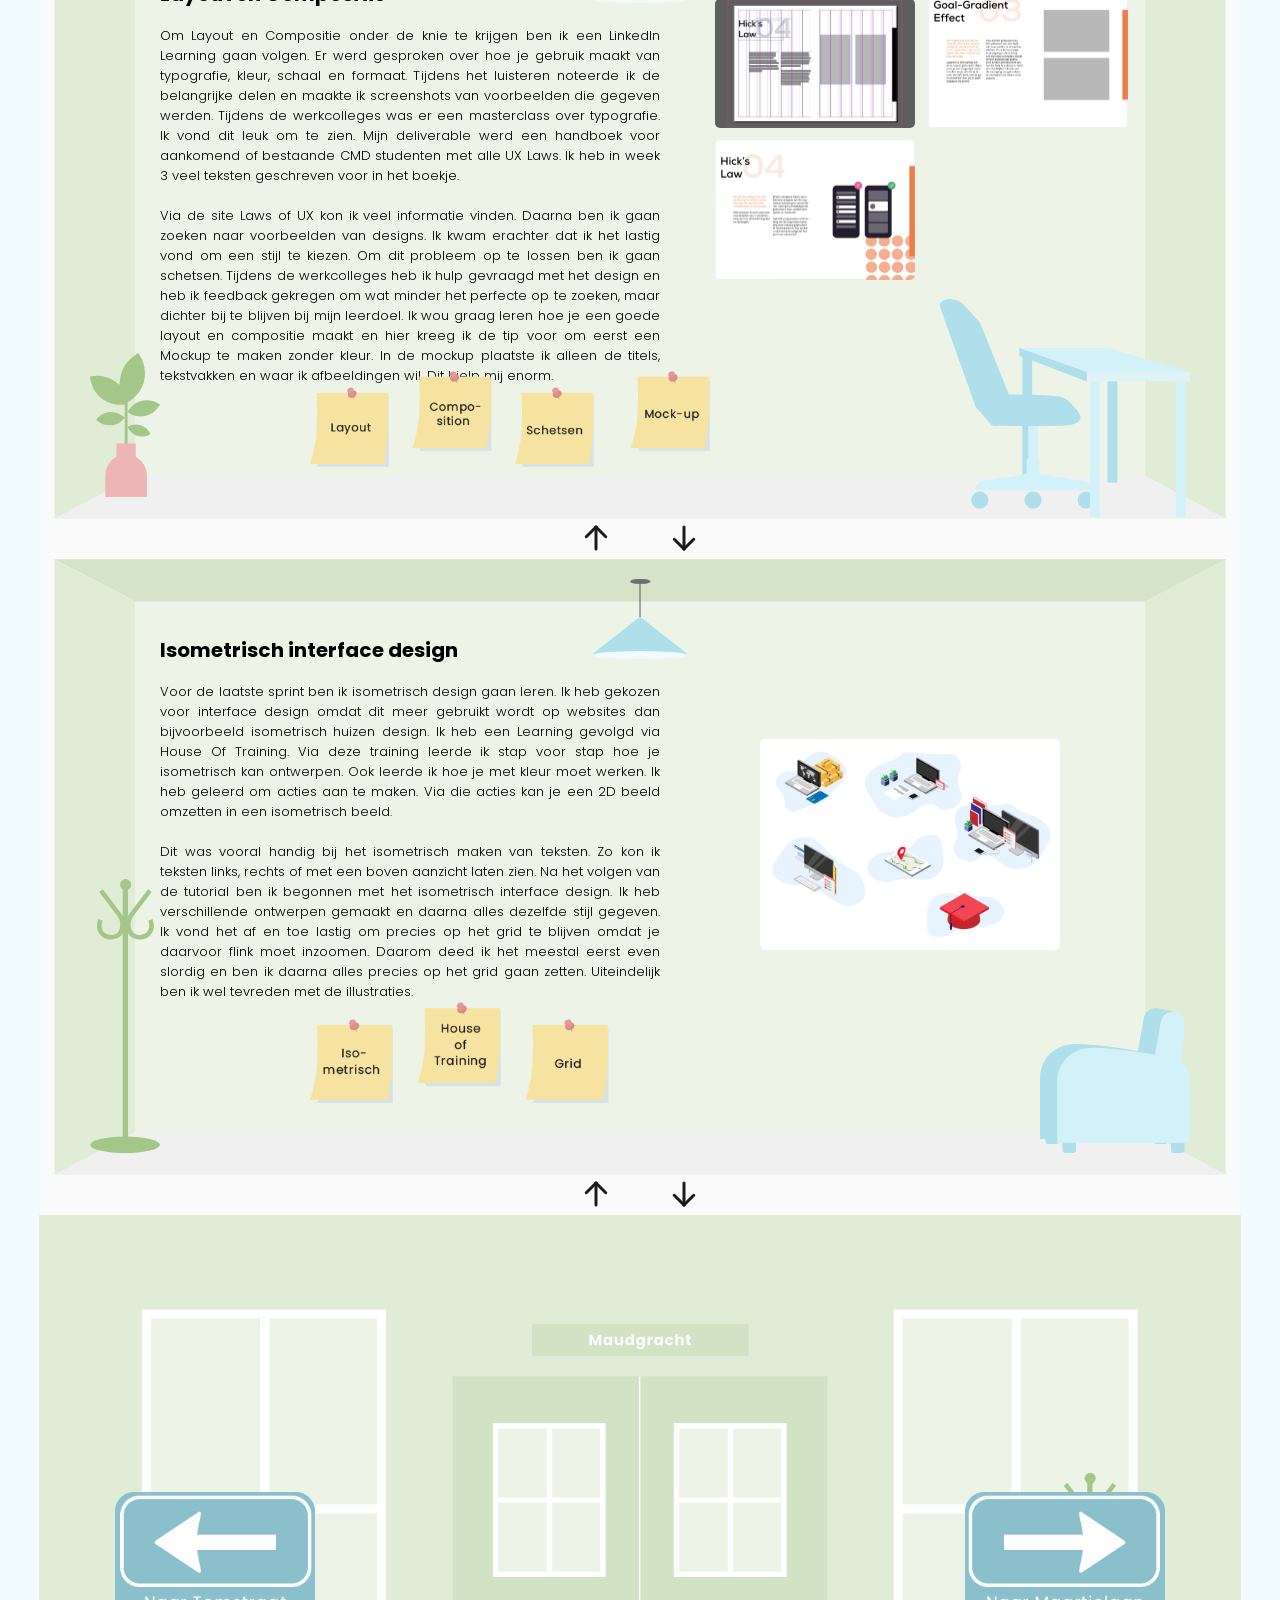
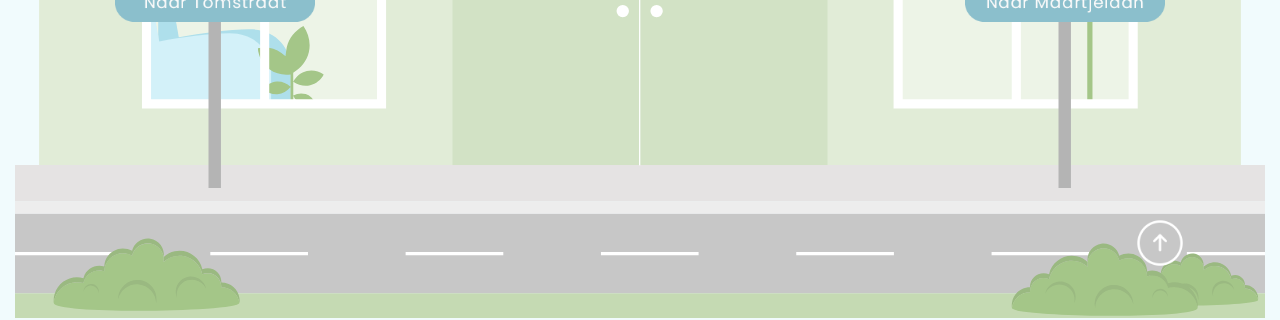
<file: students-projects/Maud_projects.html>
<!DOCTYPE html>
<html lang="nl">
  <head>
    <meta charset="UTF-8" />
    <meta http-equiv="X-UA-Compatible" content="IE=edge" />
    <meta name="viewport" content="width=device-width, initial-scale=1.0" />
    <title>Maud Projecten</title>
    <link rel="stylesheet" href="projects-styles/Maud_projects_styles.css" />
    <link rel="icon" type="image/x-icon" href="assets/favicon.png">
  </head>
  <body>
    <!--Billboard-->
    
    <div class="billboard-section">
      <div class="billboard-clouds">
        <img src="assets/Cloud (1).svg" alt="cloud" class="cloud1">
        <img src="assets/Cloud (2).svg" alt="cloud" class="cloud2">
        <img src="assets/Cloud (3).svg" alt="cloud" class="cloud3">
        <img src="assets/Cloud (4).svg" alt="cloud" class="cloud4">
      </div>
    <div class="billboard-board-container" id="billboard-board-container">
      
      <img src="assets/Maud/Billboard-groen.svg" alt="billboard picture" class="billboard-board">

      <div class="billboard-home">
        <a href="../pages/town.html" class="home">Home</a>
      </div>

      <div class="billboard-text">
        <h1 class="billboard-title">Maud Hoogeveen</h1>
        <p class="billboard-desc">Dit is de flat van Maud. Maud is een van onze designers en heeft tijdens deze minor alles geleerd over Kinetic Typografie, Layout en composition en isometrisch design.

            Interesse gekregen in het werk van Maud? Scrol dan vooral naar beneden!</p>
      </div>
      <div class="billboard-vector">
        <img src="assets/Maud/cartoon maud.svg" class="vector" alt="head image">
      </div>
      <div class="billboard-linkedin">
       <a href="https://www.linkedin.com/in/maud-hoogeveen-4080751b2/" target="_blank"> <img src="assets/linked-in-icon.svg" alt="linkedin icon" class="linkedin"> </a>
      </div>
    </div>

       <div class="billboard-footer-section">
          <img src="assets/Maud/Bovenkant-flat-groen.svg" alt="billboard footer" class="billboard-footer">
      </div>
    </div>
    <!---->

    <!---->
    <div class="nav-bar-container" id="nav1">
      <div class="nav-bar">
        <a href="#billboard-board-container"><img src="assets/Pijl_omhoog.svg" alt="arrow" class="to_top"></a>
        <a href="#nav1"><img src="assets/Pijl_omlaag.svg" alt="arrow" class="to_bottom"></a>
      </div>
    </div>
    <!---->


    <!--Room 1-->
    <div class="room1-section">
      <div class="room1-container" id="room1-container">
        <img src="assets/Maud/Kamer-groen.svg" class="room1" alt="room1">
        <img src="assets/Lampje.svg" alt="lamp" class="lamp">
        <div class="room1-text-section"> 
          <h2 class="room1-text-title">Kinetic Typography </h2>
          <p class="room1-text">Voor de eerste sprint heb ik gekozen voor Kinetic Typography. Mijn leerdoel was het maken van een Kinetic Typography Youtube video door middel van After Effects. 

            Ik ben via Youtube verschillende tutorials gaan zoeken en heb deze gevolgd. De eerste week heb ik de basis van After Effects geleerd. 
            
            De tweede week ben ik wat sneltoetsen gaan leren, waardoor ik sneller acties kan ondernemen. <br> <br> Ik heb wel heel lang gestruggeld met de audio fragmenten. De hele tijd ging de audio in slowmotion, waardoor ik niet precies kon werken. Uiteindelijk heb ik een schermopname gemaakt van een nummer en via Quicktime de audio van het beeld losgekoppeld. 
            
            In week 3 ben ik verder gegaan met het leren van verschillende technieken van Kinetic Typography. Ik heb gewerkt met inzoomen, uitzoomen, draaien en effecten die After Effects al heeft. 
            
            Ik wist beter wat ik deed en had niet bij alles meer een tutorial nodig. Zo heb ik geëxperimenteerd met achtergronden en figuren zoals rondjes. Ik vond het ook steeds leuker om te experimenteren met After Effects en random dingen te proberen zonder tutorial. Toen ik After Effects beter onder de knie kreeg had ik er ook veel meer plezier in.
            
            
          </p>
         </div>
         <div class="room1-photo-section">
            <iframe width="1280" height="720" src="https://www.youtube.com/embed/5PD5XqTfrpg" title="Deliverable1 1" frameborder="0" allow="accelerometer; autoplay; clipboard-write; encrypted-media; gyroscope; picture-in-picture" allowfullscreen></iframe>
         </div>
         <div class="room1-notes-section">
          <img src="assets/Maud/p1n.png">
         </div>
         <div class="room1-left-section">
            <img src="assets/Stoel-links.svg" alt="chair">
         </div>
         <div class="room1-right-section">
            <img src="assets/Plant-rechts.svg" alt="plant">
         </div>
     </div>
  </div>

  <!---->

  <!---->
  <div class="nav-bar-container" id="nav2">
    <div class="nav-bar">
      <a href="#nav1"><img src="assets/Pijl_omhoog.svg" alt="arrow" class="to_top"></a>
      <a href="#nav2"><img src="assets/Pijl_omlaag.svg" alt="arrow" class="to_bottom"></a>
    </div>
  </div>
  <!---->

  <!--Room 2-->
  <div class="room2-section">
    <div class="room2-container" id="room2-container">
      <img src="assets/Maud/Kamer-groen.svg" class="room2" alt="room2">
      <img src="assets/Lampje.svg" alt="lamp" class="lamp">
      <div class="room2-text-section"> 
        <h2 class="room2-text-title">Layout en Compositie</h2>
        <p class="room2-text">Om Layout en Compositie onder de knie te krijgen ben ik een LinkedIn Learning gaan volgen. Er werd gesproken over hoe je gebruik maakt van typografie, kleur, schaal en formaat. Tijdens het luisteren noteerde ik de belangrijke delen en maakte ik screenshots van voorbeelden die gegeven werden. Tijdens de werkcolleges was er een masterclass over typografie. Ik vond dit leuk om te zien. Mijn deliverable werd een handboek voor aankomend of bestaande CMD studenten met alle UX Laws. Ik heb in week 3 veel teksten geschreven voor in het boekje.

         <br> <br> Via de site Laws of UX kon ik veel informatie vinden. Daarna ben ik gaan zoeken naar voorbeelden van designs. Ik kwam erachter dat ik het lastig vond om een stijl te kiezen. Om dit probleem op te lossen ben ik gaan schetsen. Tijdens de werkcolleges heb ik hulp gevraagd met het design en heb ik feedback gekregen om wat minder het perfecte op te zoeken, maar dichter bij te blijven bij mijn leerdoel. Ik wou graag leren hoe je een goede layout en compositie maakt en hier kreeg ik de tip voor om eerst een Mockup te maken zonder kleur. In de mockup plaatste ik alleen de titels, tekstvakken en waar ik afbeeldingen wil. Dit hielp mij enorm. 
            
         
        </p>
       </div>
       <div class="room2-photo-section">
          <img src="assets/Maud/p2p1.jpeg" alt="project" class="newtab_img" onclick="window.open(this.src, '_blank');">
          <img src="assets/Maud/p2p3.jpeg" alt="project" class="newtab_img" onclick="window.open(this.src, '_blank');">
          <img src="assets/Maud/p2p4.jpeg" alt="project" class="newtab_img" onclick="window.open(this.src, '_blank');">
       </div>
       <div class="room2-notes-section">
        <img src="assets/Maud/p2n.png">
       </div>
       <div class="room2-left-section">
          <img src="assets/Plant-links.svg" alt="plant">
       </div>
       <div class="room2-right-section">
          <img src="assets/Bureau.svg" alt="desk">
       </div>
   </div>
</div>
<!---->

<!---->
<div class="nav-bar-container" id="nav3">
  <div class="nav-bar">
    <a href="#nav2"><img src="assets/Pijl_omhoog.svg" alt="arrow" class="to_top"></a>
    <a href="#nav3"><img src="assets/Pijl_omlaag.svg" alt="arrow" class="to_bottom"></a>
  </div>
</div>
<!---->

<!--Room 3-->

<div class="room3-section">
  <div class="room3-container" id="room3-container">
    <img src="assets/Maud/Kamer-groen.svg" class="room3" alt="room3">
    <img src="assets/Lampje.svg" alt="lamp" class="lamp">
    <div class="room3-text-section"> 
      <h2 class="room3-text-title">Isometrisch interface design</h2>
      <p class="room3-text"> Voor de laatste sprint ben ik isometrisch design gaan leren. Ik heb gekozen voor interface design omdat dit meer gebruikt wordt op websites dan bijvoorbeeld isometrisch huizen design. Ik heb een Learning gevolgd via House Of Training. Via deze training leerde ik stap voor stap hoe je isometrisch kan ontwerpen. Ook leerde ik hoe je met kleur moet werken. Ik heb geleerd om acties aan te maken. Via die acties kan je een 2D beeld omzetten in een isometrisch beeld.

        <br> <br> Dit was vooral handig bij het isometrisch maken van teksten. Zo kon ik teksten links, rechts of met een boven aanzicht laten zien. Na het volgen van de tutorial ben ik begonnen met het isometrisch interface design. Ik heb verschillende ontwerpen gemaakt en daarna alles dezelfde stijl gegeven. Ik vond het af en toe lastig om precies op het grid te blijven omdat je daarvoor flink moet inzoomen. Daarom deed ik het meestal eerst even slordig en ben ik daarna alles precies op het grid gaan zetten. Uiteindelijk ben ik wel tevreden met de illustraties. 
        
       
      </p>
     </div>
     <div class="room3-photo-section">
      <img src="assets/Maud/p3p1.jpeg" alt="project" class="newtab_img" onclick="window.open(this.src, '_blank');">
     </div>
     <div class="room3-notes-section">
      <img src="assets/Maud/p3n.png">
     </div>
     <div class="room3-left-section">
        <img src="assets/kapstok.svg" alt="rack">
     </div>
     <div class="room3-right-section">
        <img src="assets/Stoel-rechts.svg" alt="chair">
     </div>
 </div>
</div>

<!---->


<!---->
<div class="nav-bar-container" id="nav4">
  <div class="nav-bar">
    <a href="#nav3"><img src="assets/Pijl_omhoog.svg" alt="arrow" class="to_top"></a>
    <a href="#nav4"><img src="assets/Pijl_omlaag.svg" alt="arrow" class="to_bottom"></a>
  </div>
</div>
<!---->


<!--Basement-->
  <div class="basement-section">
    <div class="basement-container" id="basement-container">
      <img src="assets/Maud/Onderkant-flat-groen.svg" alt="basement" class="basement">
      <div class="basement-left-section">
        <a href="Tom_projects.html"><img src="assets/Maud/pijl-groen-links.png" alt="arrow"></a>
      </div>

      <div class="basement-right-section">
        <a href="Maartje_projects.html"><img src="assets/Maud/pijl-groen-rechts.png" alt="arrow"></a>
      </div>
      

      <div class="basement-back-to-top">
        <a href="#billboard-board-container"><img src="assets/back-to-top.png" alt="back to top button"><a>
      </div>
      
    </div>
  </div>
<!---->

  </body>
</html>
</file>
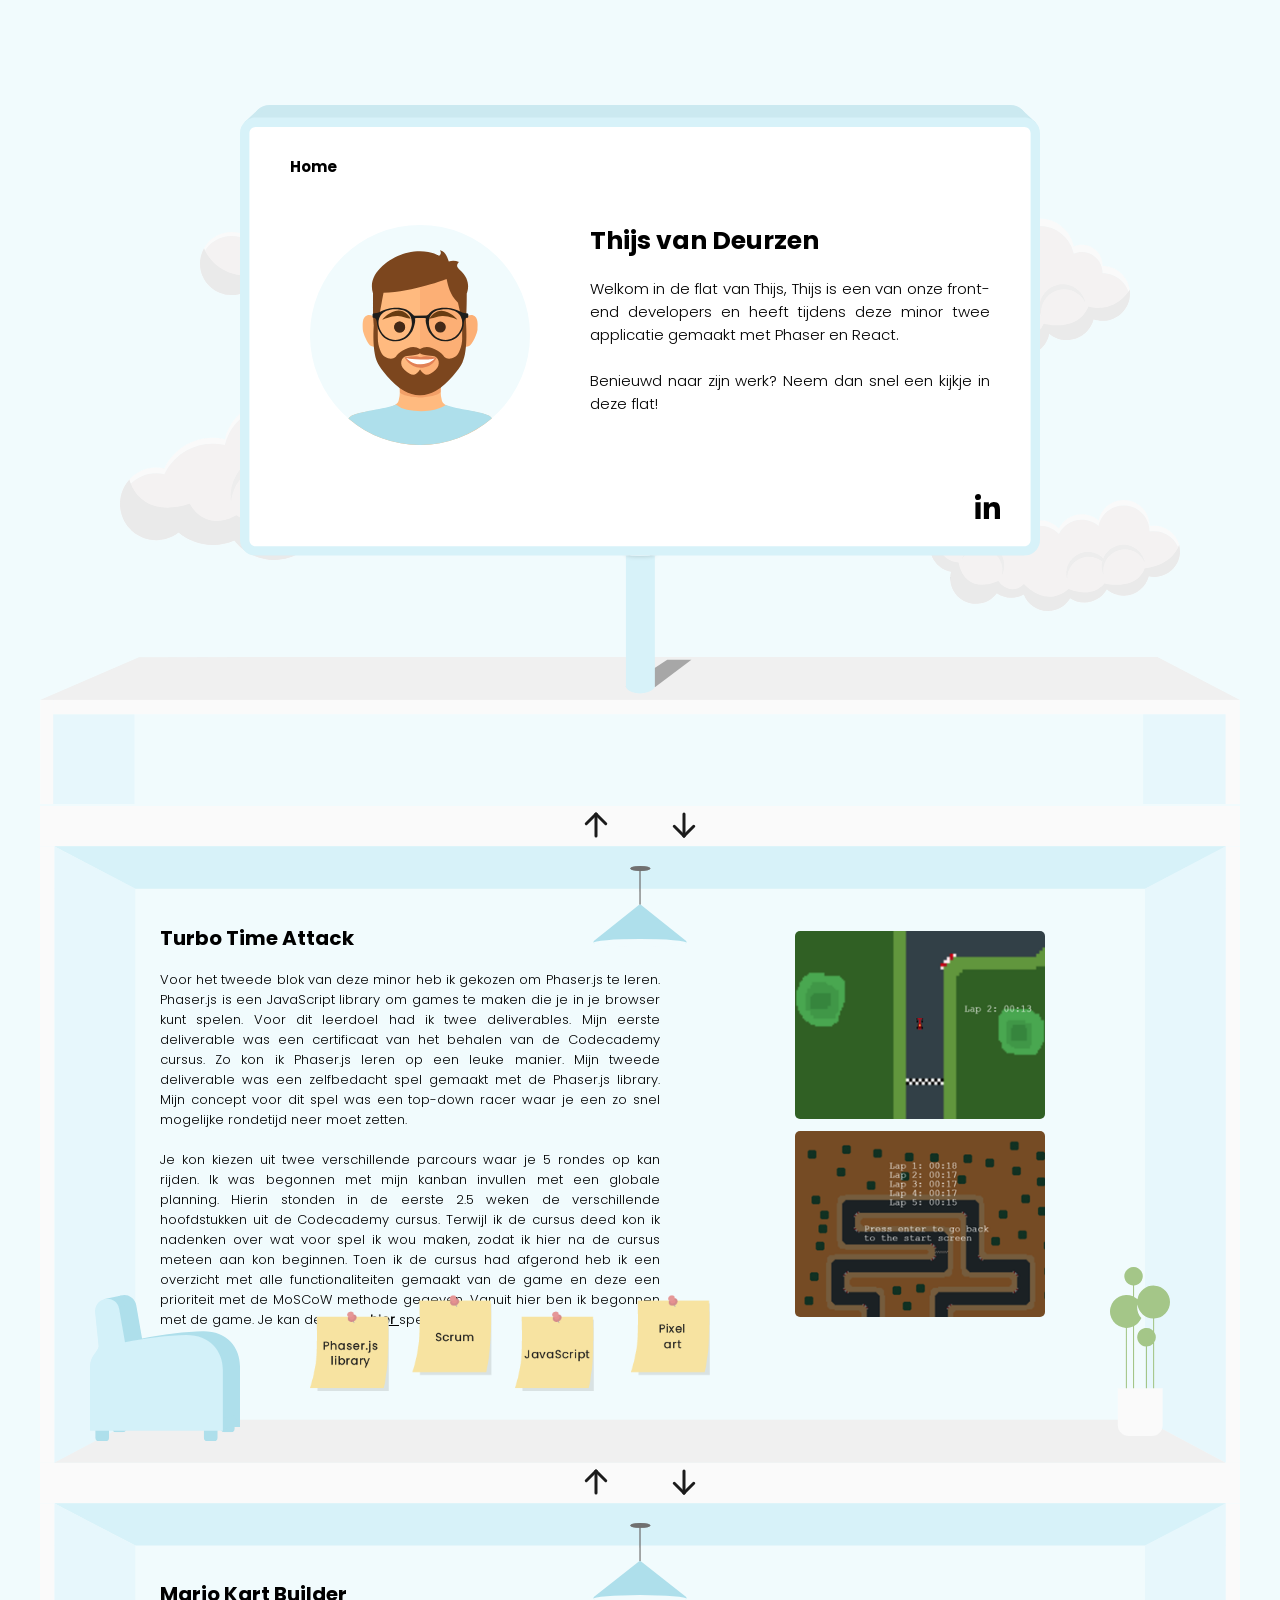
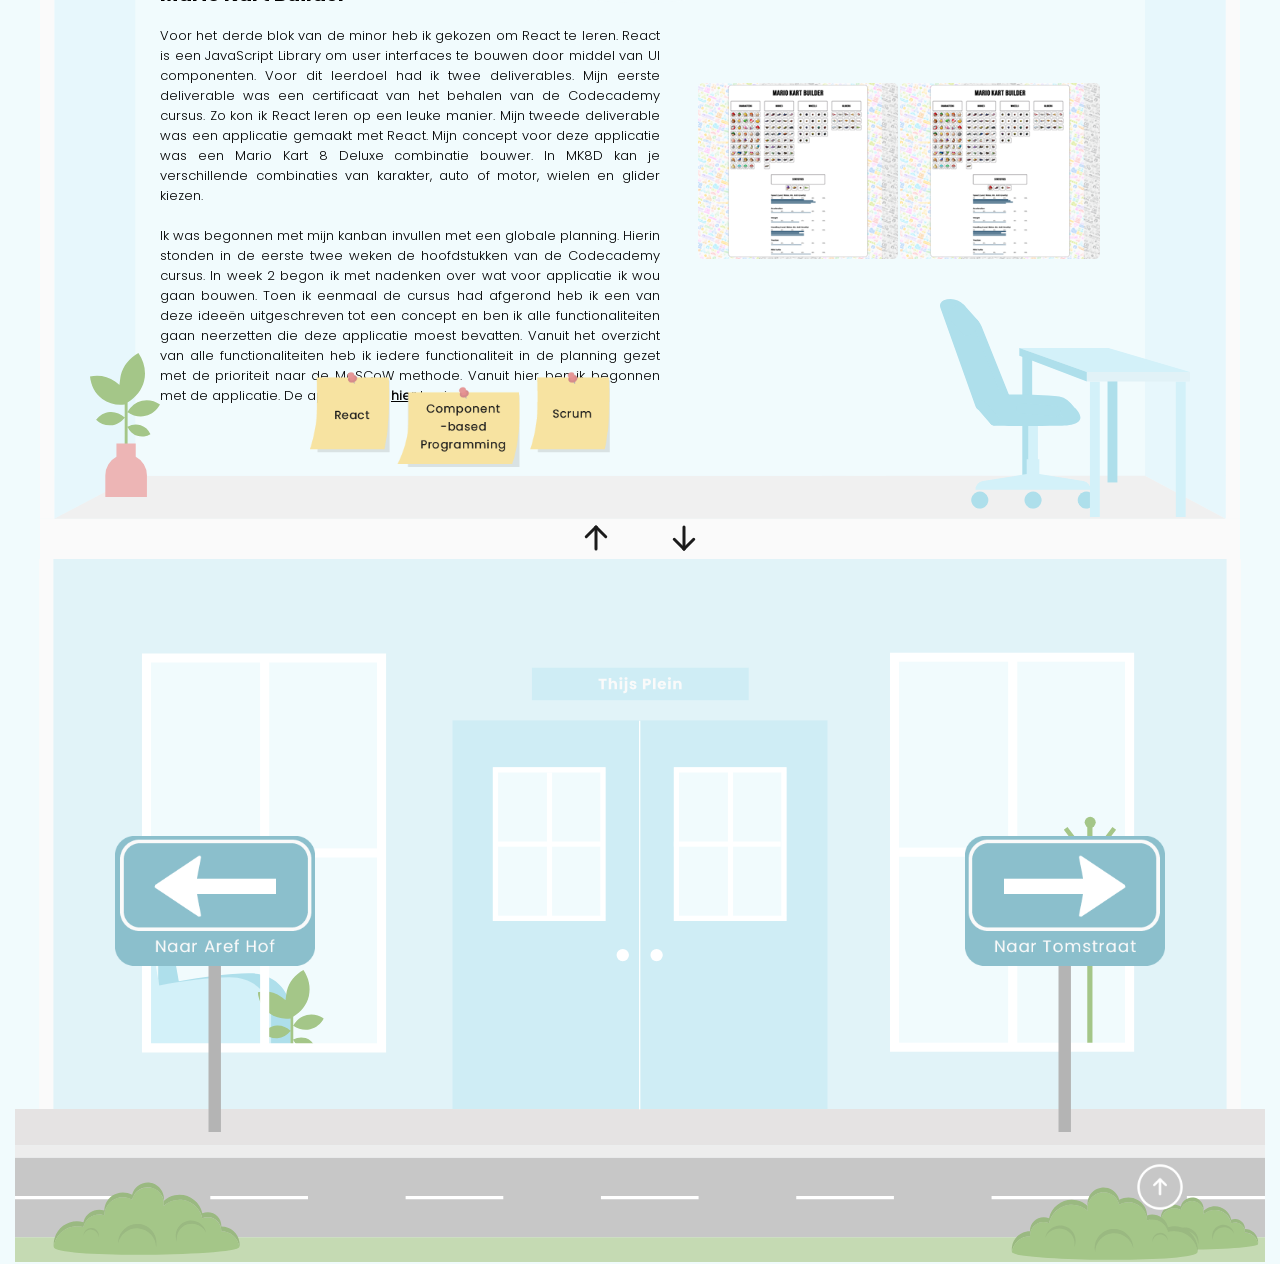
<file: students-projects/Thijs_projects.html>
<!DOCTYPE html>
<html lang="nl">
  <head>
    <meta charset="UTF-8" />
    <meta http-equiv="X-UA-Compatible" content="IE=edge" />
    <meta name="viewport" content="width=device-width, initial-scale=1.0" />
    <title>Thijs Projecten</title>
    <link rel="stylesheet" href="projects-styles/Thijs_projects_styles.css" />
    <link rel="icon" type="image/x-icon" href="assets/favicon.png">
  </head>
  <body>
    <!--Billboard-->
    
    <div class="billboard-section">
      <div class="billboard-clouds">
        <img src="assets/Cloud (1).svg" alt="cloud" class="cloud1">
        <img src="assets/Cloud (2).svg" alt="cloud" class="cloud2">
        <img src="assets/Cloud (3).svg" alt="cloud" class="cloud3">
        <img src="assets/Cloud (4).svg" alt="cloud" class="cloud4">
      </div>
    <div class="billboard-board-container" id="billboard-board-container">
      
      <img src="assets/Thijs/Billboard-blauw.svg" alt="billboard picture" class="billboard-board">

      <div class="billboard-home">
        <a href="../pages/town.html" class="home">Home</a>
      </div>

      <div class="billboard-text">
        <h1 class="billboard-title">Thijs van Deurzen</h1>
        <p class="billboard-desc">Welkom in de flat van Thijs, Thijs is een van onze front-end developers en heeft tijdens deze minor twee applicatie gemaakt met Phaser en React. 

         <br> <br> Benieuwd naar zijn werk? Neem dan snel een kijkje in deze flat!
          
      </div>
      <div class="billboard-vector">
        <img src="assets/Thijs/cartoon-thijs.svg" class="vector" alt="head image">
      </div>
      <div class="billboard-linkedin">
       <a href="https://www.linkedin.com/in/thijs-van-deurzen-09a828220/" target="_blank"> <img src="assets/linked-in-icon.svg" alt="linkedin icon" class="linkedin"> </a>
      </div>
    </div>

       <div class="billboard-footer-section">
          <img src="assets/Thijs/Bovenkant-flat-blauw.svg" alt="billboard footer" class="billboard-footer">
      </div>
    </div>
    <!---->

    <!---->
    <div class="nav-bar-container" id="nav1">
      <div class="nav-bar">
        <a href="#billboard-board-container"><img src="assets/Pijl_omhoog.svg" alt="arrow" class="to_top"></a>
        <a href="#nav1"><img src="assets/Pijl_omlaag.svg" alt="arrow" class="to_bottom"></a>
      </div>
    </div>
    <!---->


    <!--Room 1-->
    <div class="room1-section">
      <div class="room1-container" id="room1-container">
        <img src="assets/Thijs/Kamer-blauw.svg" class="room1" alt="room1">
        <img src="assets/Lampje.svg" alt="lamp" class="lamp">
        <div class="room1-text-section"> 
          <h2 class="room1-text-title">Turbo Time Attack</h2>
          <p class="room1-text">Voor het tweede blok van deze minor heb ik gekozen om Phaser.js te leren. Phaser.js is een JavaScript library om games te maken die je in je browser kunt spelen. Voor dit leerdoel had ik twee deliverables. Mijn eerste deliverable was een certificaat van het behalen van de Codecademy cursus. Zo kon ik Phaser.js leren op een leuke manier. Mijn tweede deliverable was een zelfbedacht spel gemaakt met de Phaser.js library. Mijn concept voor dit spel was een top-down racer waar je een zo snel mogelijke rondetijd neer moet zetten. 
            <br> <br>Je kon kiezen uit twee verschillende parcours waar je 5 rondes op kan rijden. Ik was begonnen met mijn kanban invullen met een globale planning. Hierin stonden in de eerste 2.5 weken de verschillende hoofdstukken uit de Codecademy cursus. Terwijl ik de cursus deed kon ik nadenken over wat voor spel ik wou maken, zodat ik hier na de cursus meteen aan kon beginnen. Toen ik de cursus had afgerond heb ik een overzicht met alle functionaliteiten gemaakt van de game en deze een prioriteit met de MoSCoW methode gegeven. Vanuit hier ben ik begonnen met de game. Je kan de game <a href="https://turbotimeattack.netlify.app/" target="_blank" class="linkstyling"> hier </a>spelen.
            
           
          </p>
         </div>
         <div class="room1-photo-section">
          <img src="assets/Thijs/p1p1.png" alt="project" class="newtab_img" onclick="window.open(this.src, '_blank');">
          <img src="assets/Thijs/p1p2.png" alt="project" class="newtab_img" onclick="window.open(this.src, '_blank');">
         </div>
         <div class="room1-notes-section">
          <img src="assets/Thijs/p1n.png">
         </div>
         <div class="room1-left-section">
            <img src="assets/Stoel-links.svg" alt="chair">
         </div>
         <div class="room1-right-section">
            <img src="assets/Plant-rechts.svg" alt="plant">
         </div>
     </div>
  </div>

  <!---->

  <!---->
  <div class="nav-bar-container" id="nav2">
    <div class="nav-bar">
      <a href="#nav1"><img src="assets/Pijl_omhoog.svg" alt="arrow" class="to_top"></a>
      <a href="#nav2"><img src="assets/Pijl_omlaag.svg" alt="arrow" class="to_bottom"></a>
    </div>
  </div>
  <!---->

  <!--Room 2-->
  
<!---->

<!---->

<!---->

<!--Room 3-->

<div class="room3-section">
  <div class="room3-container" id="room3-container">
    <img src="assets/Thijs/Kamer-blauw.svg" class="room3" alt="room3">
    <img src="assets/Lampje.svg" alt="lamp" class="lamp">
    <div class="room3-text-section"> 
      <h2 class="room3-text-title">Mario Kart Builder</h2>
      <p class="room3-text"> Voor het derde blok van de minor heb ik gekozen om React te leren. React is een JavaScript Library om user interfaces te bouwen door middel van UI componenten. Voor dit leerdoel had ik twee deliverables. Mijn eerste deliverable was een certificaat van het behalen van de Codecademy cursus. Zo kon ik React leren op een leuke manier. Mijn tweede deliverable was een applicatie gemaakt met React. Mijn concept voor deze applicatie was een Mario Kart 8 Deluxe combinatie bouwer. In MK8D kan je verschillende combinaties van karakter, auto of motor, wielen en glider kiezen.

       <br> <br> Ik was begonnen met mijn kanban invullen met een globale planning. Hierin stonden in de eerste twee weken de hoofdstukken van de Codecademy cursus. In week 2 begon ik met nadenken over wat voor applicatie ik wou gaan bouwen. Toen ik eenmaal de cursus had afgerond heb ik een van deze ideeën uitgeschreven tot een concept en ben ik alle functionaliteiten gaan neerzetten die deze applicatie moest bevatten. Vanuit het overzicht van alle functionaliteiten heb ik iedere functionaliteit in de planning gezet met de prioriteit naar de MoSCoW methode. Vanuit hier ben ik begonnen met de applicatie. De applicatie is <a href="https://mariokartbuilder.netlify.app/" target="_blank" class="linkstyling" >hier</a> te vinden.
        
      </p>
     </div>
     <div class="room3-photo-section">
      <img src="assets/Thijs/p2p1.png" alt="project" class="newtab_img" onclick="window.open(this.src, '_blank');">
      <img src="assets/Thijs/p2p2.png" alt="project" class="newtab_img" onclick="window.open(this.src, '_blank');">
     </div>
     <div class="room3-notes-section">
      <img src="assets/Thijs/p2n.png">
     </div>
     <div class="room3-left-section">
      <img src="assets/Plant-links.svg" alt="plant">
   </div>
   <div class="room3-right-section">
      <img src="assets/Bureau.svg" alt="desk">
   </div>
 </div>
</div>

<!---->


<!---->
<div class="nav-bar-container" id="nav3">
  <div class="nav-bar">
    <a href="#nav2"><img src="assets/Pijl_omhoog.svg" alt="arrow" class="to_top"></a>
    <a href="#nav3"><img src="assets/Pijl_omlaag.svg" alt="arrow" class="to_bottom"></a>
  </div>
</div>
<!---->


<!--Basement-->
  <div class="basement-section">
    <div class="basement-container" id="basement-container">
      <img src="assets/Thijs/Onderkant-flat-blauw.svg" alt="basement" class="basement">
      <div class="basement-left-section">
        <a href="Aref_projects.html"><img src="assets/Thijs/pijl-blauw-links.png" alt="arrow"></a>
      </div>

      <div class="basement-right-section">
        <a href="Tom_projects.html"><img src="assets/Thijs/pijl-blauw-rechts.png" alt="arrow"></a>
      </div>
      
      <div class="basement-back-to-top">
        <a href="#billboard-board-container"><img src="assets/back-to-top.png" alt="back to top button"><a>
      </div>
      
    </div>
  </div>
<!---->

  </body>
</html>
</file>
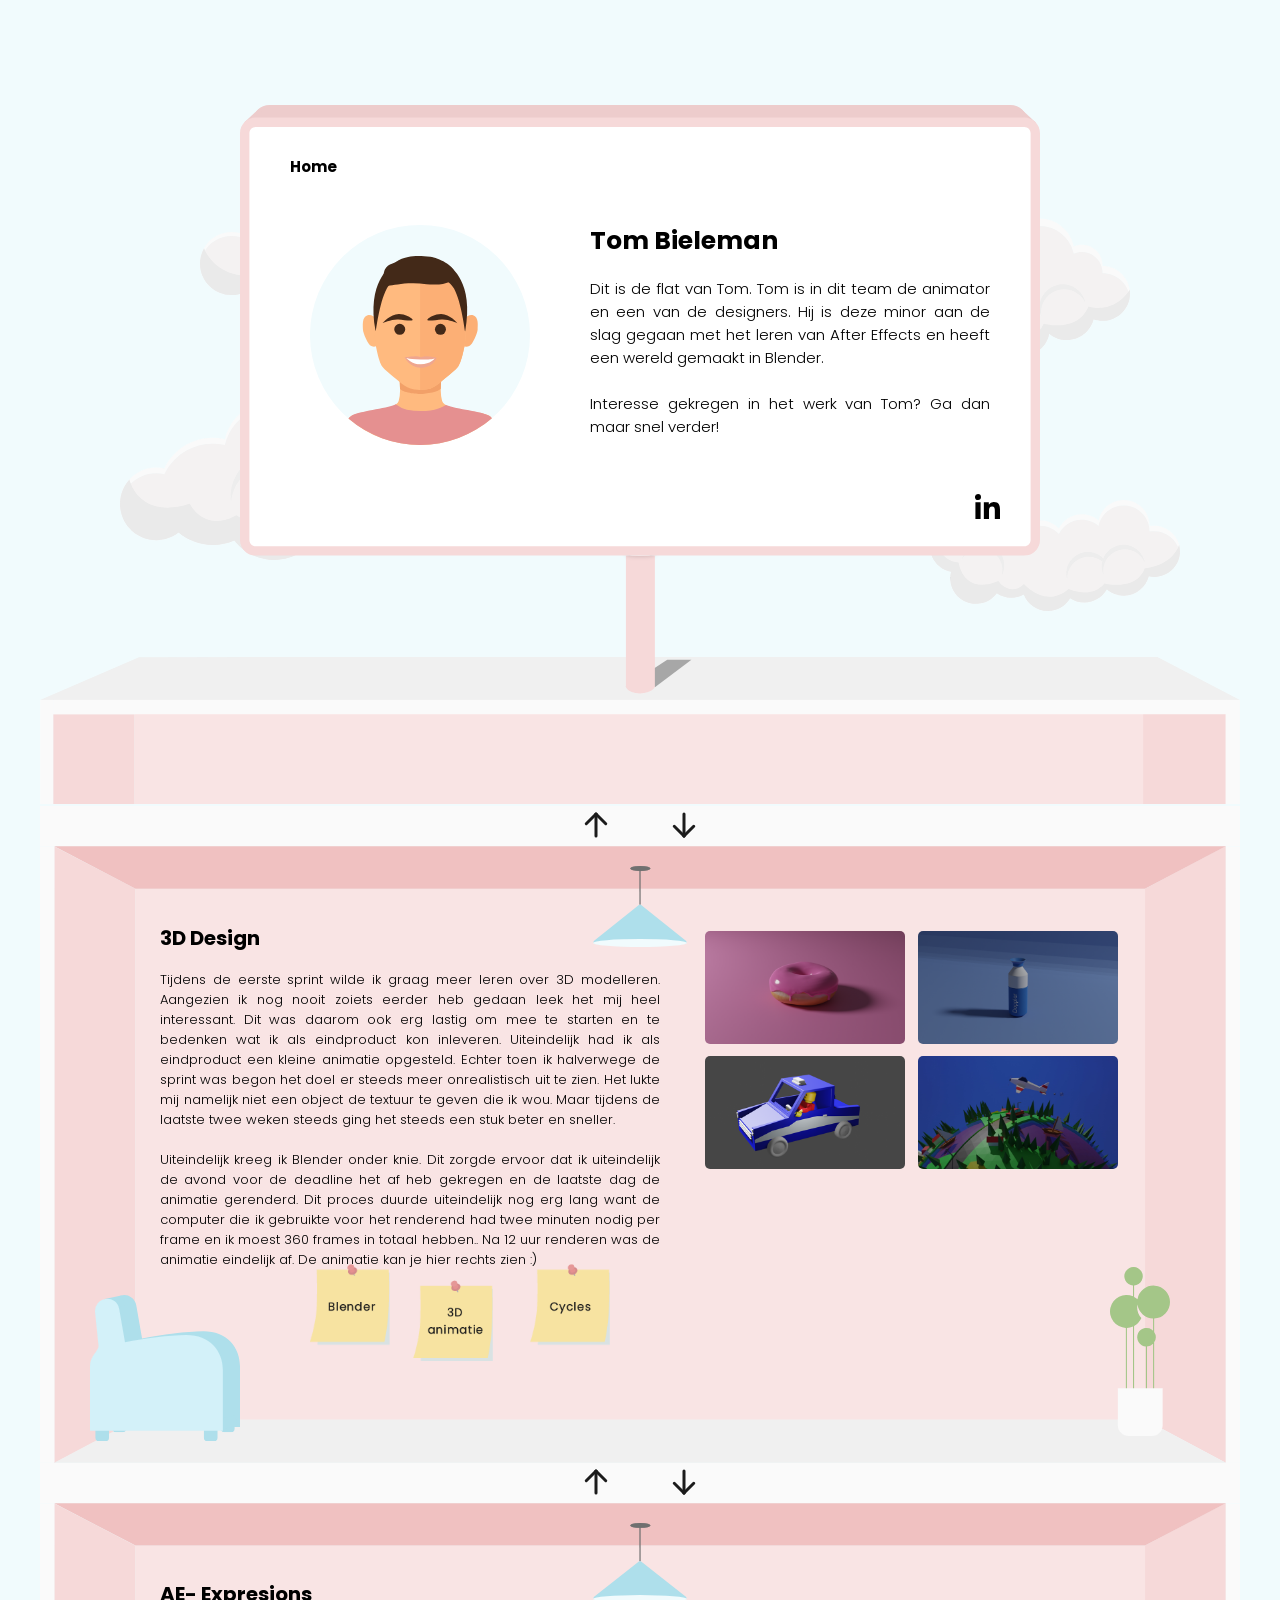
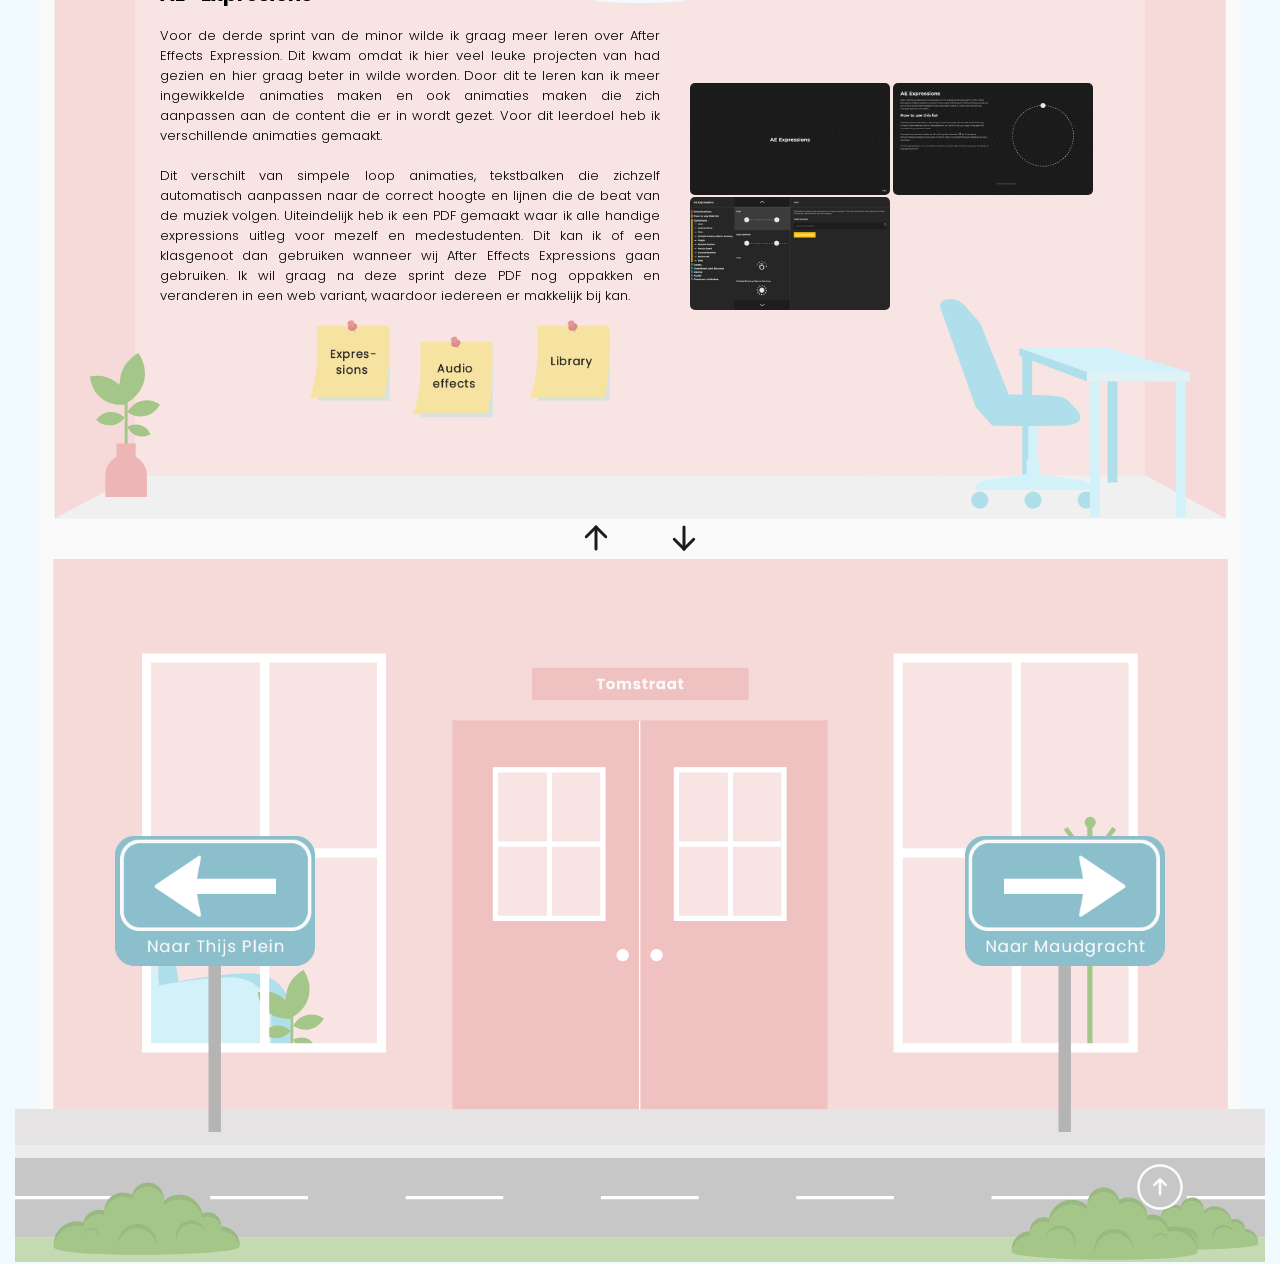
<file: students-projects/Tom_projects.html>
<!DOCTYPE html>
<html lang="nl">
  <head>
    <meta charset="UTF-8" />
    <meta http-equiv="X-UA-Compatible" content="IE=edge" />
    <meta name="viewport" content="width=device-width, initial-scale=1.0" />
    <title>Tom Projecten</title>
    <link rel="stylesheet" href="projects-styles/Tom_projects_styles.css" />
    <link rel="icon" type="image/x-icon" href="assets/favicon.png">
  </head>
  <body>
    <!--Billboard-->
    
    <div class="billboard-section">
      <div class="billboard-clouds">
        <img src="assets/Cloud (1).svg" alt="cloud" class="cloud1">
        <img src="assets/Cloud (2).svg" alt="cloud" class="cloud2">
        <img src="assets/Cloud (3).svg" alt="cloud" class="cloud3">
        <img src="assets/Cloud (4).svg" alt="cloud" class="cloud4">
      </div>
    <div class="billboard-board-container" id="billboard-board-container">
      
      <img src="assets/Tom/Billboard-rood.svg" alt="billboard picture" class="billboard-board">

      <div class="billboard-home">
        <a href="../pages/town.html" class="home">Home</a>
      </div>

      <div class="billboard-text">
        <h1 class="billboard-title">Tom Bieleman</h1>
        <p class="billboard-desc">Dit is de flat van Tom. Tom is in dit team de animator en een van de designers. Hij is deze minor aan de slag gegaan met het leren van After Effects en heeft een wereld gemaakt in Blender.

            <br> <br> Interesse gekregen in het werk van Tom? Ga dan maar snel verder!
      </div>
      <div class="billboard-vector">
        <img src="assets/Tom/cartoon-tom.svg" class="vector" alt="head image">
      </div>
      <div class="billboard-linkedin">
       <a href="https://www.linkedin.com/in/tom-bieleman/" target="_blank"> <img src="assets/linked-in-icon.svg" alt="linkedin icon" class="linkedin"> </a>
      </div>
    </div>

       <div class="billboard-footer-section">
          <img src="assets/Tom/Bovenkant-flat-rood.svg" alt="billboard footer" class="billboard-footer">
      </div>
    </div>
    <!---->

    <!---->
    <div class="nav-bar-container" id="nav1">
      <div class="nav-bar">
        <a href="#billboard-board-container"><img src="assets/Pijl_omhoog.svg" alt="arrow" class="to_top"></a>
        <a href="#nav1"><img src="assets/Pijl_omlaag.svg" alt="arrow" class="to_bottom"></a>
      </div>
    </div>
    <!---->


    <!--Room 1-->
    <div class="room1-section">
      <div class="room1-container" id="room1-container">
        <img src="assets/Tom/Kamer-rood.svg" class="room1" alt="room1">
        <img src="assets/Lampje.svg" alt="lamp" class="lamp">
        <div class="room1-text-section"> 
          <h2 class="room1-text-title">3D Design</h2>
          <p class="room1-text">Tijdens de eerste sprint wilde ik graag meer leren over 3D modelleren. Aangezien ik nog nooit zoiets eerder heb gedaan leek het mij heel interessant. Dit was daarom ook erg lastig om mee te starten en te bedenken wat ik als eindproduct kon inleveren. Uiteindelijk had ik als eindproduct een kleine animatie opgesteld. Echter toen ik halverwege de sprint was begon het doel er steeds meer onrealistisch uit te zien. Het lukte mij namelijk niet een object de textuur te geven die ik wou. Maar tijdens de laatste twee weken steeds ging het steeds een stuk beter en sneller. <br> <br>Uiteindelijk kreeg ik Blender onder knie. Dit zorgde ervoor dat ik uiteindelijk de avond voor de deadline het af heb gekregen en de laatste dag de animatie gerenderd. Dit proces duurde uiteindelijk nog erg lang want de computer die ik gebruikte voor het renderend had twee minuten nodig per frame en ik moest 360 frames in totaal hebben.. Na 12 uur renderen was de animatie eindelijk af. De animatie kan je hier rechts zien :) 
            
            
           
          </p>
         </div>
         <div class="room1-photo-section">
          <img src="assets/Tom/p1p1.png" alt="project" class="newtab_img" onclick="window.open(this.src, '_blank');">
          <img src="assets/Tom/p1p2.png" alt="project" class="newtab_img" onclick="window.open(this.src, '_blank');">
          <img src="assets/Tom/p1p3.png" alt="project" class="newtab_img" onclick="window.open(this.src, '_blank');">
          <img src="assets/Tom/p1p4.png" alt="project" class="newtab_img" onclick="window.open(this.src, '_blank');">
          <iframe width="560" height="315" src="https://www.youtube.com/embed/8rUMamvnz1Y?autoplay=0&&mute=1&playlist=8rUMamvnz1Y&loop=1" title="YouTube video player" frameborder="0" allow="accelerometer; autoplay; clipboard-write; encrypted-media; gyroscope; picture-in-picture" allowfullscreen></iframe>
         
         </div>
         <div class="room1-notes-section">
          <img src="assets/Tom/p1n.png">
         </div>
         <div class="room1-left-section">
            <img src="assets/Stoel-links.svg" alt="chair">
         </div>
         <div class="room1-right-section">
            <img src="assets/Plant-rechts.svg" alt="plant">
         </div>
     </div>
  </div>

  <!---->

  <!---->
  <div class="nav-bar-container" id="nav2">
    <div class="nav-bar">
      <a href="#nav1"><img src="assets/Pijl_omhoog.svg" alt="arrow" class="to_top"></a>
      <a href="#nav2"><img src="assets/Pijl_omlaag.svg" alt="arrow" class="to_bottom"></a>
    </div>
  </div>
  <!---->

  <!--Room 2-->
  
<!---->

<!---->

<!---->

<!--Room 3-->

<div class="room3-section">
  <div class="room3-container" id="room3-container">
    <img src="assets/Tom/Kamer-rood.svg" class="room3" alt="room3">
    <img src="assets/Lampje.svg" alt="lamp" class="lamp">
    <div class="room3-text-section"> 
      <h2 class="room3-text-title">AE- Expresions</h2>
      <p class="room3-text"> Voor de derde sprint van de minor wilde ik graag meer leren over After Effects Expression. Dit kwam omdat ik hier veel leuke projecten van had gezien en hier graag beter in wilde worden. Door dit te leren kan ik meer ingewikkelde animaties maken en ook animaties maken die zich aanpassen aan de content die er in wordt gezet. Voor dit leerdoel heb ik verschillende animaties gemaakt. 
        <br> <br>Dit verschilt van simpele loop animaties, tekstbalken die zichzelf automatisch aanpassen naar de correct hoogte en lijnen die de beat van de muziek volgen. Uiteindelijk heb ik een PDF gemaakt waar ik alle handige expressions uitleg voor mezelf en medestudenten. Dit kan ik of een klasgenoot dan gebruiken wanneer wij After Effects Expressions gaan gebruiken. Ik wil graag na deze sprint deze PDF nog oppakken en veranderen in een web variant, waardoor iedereen er makkelijk bij kan.
        
        
      </p>
     </div>
     <div class="room3-photo-section">
      <img src="assets/Tom/p2p1.png" alt="project" class="newtab_img" onclick="window.open(this.src, '_blank');">
      <img src="assets/Tom/p2p2.png" alt="project" class="newtab_img" onclick="window.open(this.src, '_blank');">
      <img src="assets/Tom/p2p3.png" alt="project" class="newtab_img" onclick="window.open(this.src, '_blank');">
      
     </div>
     <div class="room3-notes-section">
      <img src="assets/Tom/p2n.png">
     </div>
     <div class="room3-left-section">
      <img src="assets/Plant-links.svg" alt="plant">
   </div>
   <div class="room3-right-section">
      <img src="assets/Bureau.svg" alt="desk">
   </div>
 </div>
</div>

<!---->


<!---->
<div class="nav-bar-container" id="nav3">
  <div class="nav-bar">
    <a href="#nav2"><img src="assets/Pijl_omhoog.svg" alt="arrow" class="to_top"></a>
    <a href="#nav3"><img src="assets/Pijl_omlaag.svg" alt="arrow" class="to_bottom"></a>
  </div>
</div>
<!---->


<!--Basement-->
  <div class="basement-section">
    <div class="basement-container" id="basement-container">
      <img src="assets/Tom/onderkant-flat-rood.svg" alt="basement" class="basement">
      <div class="basement-left-section">
        <a href="Thijs_projects.html"><img src="assets/Tom/pijl-rood-links.png" alt="arrow"></a>
      </div>

      <div class="basement-right-section">
        <a href="Maud_projects.html"><img src="assets/Tom/pijl-rood-rechts.png" alt="arrow"></a>
      </div>
      

      <div class="basement-back-to-top">
        <a href="#billboard-board-container"><img src="assets/back-to-top.png" alt="back to top button"><a>
      </div>
      
    </div>
  </div>
<!---->

  </body>
</html>
</file>
<file: styles/main.css>
@font-face {
  font-family: "Poppins";
  src: url("../fonts/Poppins-Regular.ttf");
}

body {
  background-color: #dcf0fa;
  display: -webkit-box;
  display: -ms-flexbox;
  display: flex;
  -webkit-box-orient: horizontal;
  -webkit-box-direction: normal;
      -ms-flex-direction: row;
          flex-direction: row;
  margin: 20px;
  overflow: hidden;
}

#leftClouds {
  width: 35vw;
  height: 100vh;
}

#rightClouds {
  width: 35vw;
  height: 100vh;
}

#middle {
  width: 30vw;
  height: 100vh;
  margin-top: 200px;
}

p {
  font-size: 20px;
  font-family: "Poppins", Arial;
}

button {
  font-size: 20px;
  font-family: "Poppins", Arial;
  background-color: #dcf0fa;
  border-radius: 5px;
  border: 2px solid #C0CCEC;
  padding: 5px;
  width: 50%;
  margin-left: 25%;
  margin-top: 20px;
}

button:hover {
  -webkit-box-shadow: 2px 2px 5px #C0CCEC;
          box-shadow: 2px 2px 5px #C0CCEC;
}

img {
  position: absolute;
  height: 22%;
  width: 22%;
}

#cloud1 {
  margin-top: 0vh;
  margin-left: -5vw;
}

#cloud2 {
  margin-top: 0vh;
  margin-left: 20vw;
}

#cloud3 {
  margin-top: 15vh;
  margin-left: 10vw;
}

#cloud4 {
  margin-top: 40vh;
  margin-left: 5vw;
}

#cloud5 {
  margin-top: 60vh;
  margin-left: -5vw;
}

#cloud6 {
  margin-top: 70vh;
  margin-left: 10vw;
}

#cloud7 {
  margin-top: 0vh;
  margin-left: 45vw;
}

#cloud8 {
  margin-top: 0vh;
  margin-left: 5vw;
}

#cloud9 {
  margin-top: 15vh;
  margin-left: 20vw;
}

#cloud10 {
  margin-top: 25vh;
  margin-left: 0vw;
}

#cloud11 {
  margin-top: 30vh;
  margin-left: 10vw;
}

#cloud12 {
  margin-top: 50vh;
  margin-left: 5vw;
}

#cloud13 {
  margin-top: 60vh;
  margin-left: 20vw;
}

#cloud14 {
  margin-top: 70vh;
  margin-left: 5vw;
}

.cloud1 {
  -webkit-animation: moveCloud1 4s linear;
          animation: moveCloud1 4s linear;
}

.cloud2 {
  -webkit-animation: moveCloud2 4s linear;
          animation: moveCloud2 4s linear;
}

.cloud3 {
  -webkit-animation: moveCloud3 4s linear;
          animation: moveCloud3 4s linear;
}

.cloud4 {
  -webkit-animation: moveCloud4 4s linear;
          animation: moveCloud4 4s linear;
}

.cloud5 {
  -webkit-animation: moveCloud5 4s linear;
          animation: moveCloud5 4s linear;
}

.cloud6 {
  -webkit-animation: moveCloud6 4s linear;
          animation: moveCloud6 4s linear;
}

.cloud7 {
  -webkit-animation: moveCloud7 4s linear;
          animation: moveCloud7 4s linear;
}

.cloud8 {
  -webkit-animation: moveCloud8 4s linear;
          animation: moveCloud8 4s linear;
}

.cloud9 {
  -webkit-animation: moveCloud9 4s linear;
          animation: moveCloud9 4s linear;
}

.cloud10 {
  -webkit-animation: moveCloud10 4s linear;
          animation: moveCloud10 4s linear;
}

.cloud11 {
  -webkit-animation: moveCloud11 4s linear;
          animation: moveCloud11 4s linear;
}

.cloud12 {
  -webkit-animation: moveCloud12 4s linear;
          animation: moveCloud12 4s linear;
}

.cloud13 {
  -webkit-animation: moveCloud13 4s linear;
          animation: moveCloud13 4s linear;
}

.cloud14 {
  -webkit-animation: moveCloud14 4s linear;
          animation: moveCloud14 4s linear;
}

.textOpacity {
  -webkit-animation: textOpacity 3s linear;
          animation: textOpacity 3s linear;
}

@-webkit-keyframes textOpacity {
  0% {
    opacity: 1.0;
  }
  50% {
    opacity: 0.0;
  }
  100% {
    opacity: 0.0;
  }
}

@keyframes textOpacity {
  0% {
    opacity: 1.0;
  }
  50% {
    opacity: 0.0;
  }
  100% {
    opacity: 0.0;
  }
}

@media only screen and (min-width: 1024px) {
  @-webkit-keyframes moveCloud1 {
    0% {
      margin-left: -5vw;
      margin-top: 0vh;
    }
    50% {
      opacity: 0.0;
    }
    100% {
      margin-left: -35vw;
      margin-top: -20vh;
      opacity: 0.0;
    }
  }
  @keyframes moveCloud1 {
    0% {
      margin-left: -5vw;
      margin-top: 0vh;
    }
    50% {
      opacity: 0.0;
    }
    100% {
      margin-left: -35vw;
      margin-top: -20vh;
      opacity: 0.0;
    }
  }
  @-webkit-keyframes moveCloud2 {
    0% {
      margin-left: 20vw;
      margin-top: 0vh;
    }
    50% {
      opacity: 0.0;
    }
    100% {
      margin-left: -35vw;
      margin-top: -20vh;
      opacity: 0.0;
    }
  }
  @keyframes moveCloud2 {
    0% {
      margin-left: 20vw;
      margin-top: 0vh;
    }
    50% {
      opacity: 0.0;
    }
    100% {
      margin-left: -35vw;
      margin-top: -20vh;
      opacity: 0.0;
    }
  }
  @-webkit-keyframes moveCloud3 {
    0% {
      margin-left: 10vw;
      margin-top: 15vh;
    }
    50% {
      opacity: 0.0;
    }
    100% {
      margin-left: -35vw;
      margin-top: -10vh;
      opacity: 0.0;
    }
  }
  @keyframes moveCloud3 {
    0% {
      margin-left: 10vw;
      margin-top: 15vh;
    }
    50% {
      opacity: 0.0;
    }
    100% {
      margin-left: -35vw;
      margin-top: -10vh;
      opacity: 0.0;
    }
  }
  @-webkit-keyframes moveCloud4 {
    0% {
      margin-left: 5vw;
    }
    50% {
      opacity: 0.0;
    }
    100% {
      margin-left: -35vw;
      opacity: 0.0;
    }
  }
  @keyframes moveCloud4 {
    0% {
      margin-left: 5vw;
    }
    50% {
      opacity: 0.0;
    }
    100% {
      margin-left: -35vw;
      opacity: 0.0;
    }
  }
  @-webkit-keyframes moveCloud5 {
    0% {
      margin-left: -5vw;
      margin-top: 60vh;
    }
    50% {
      opacity: 0.0;
    }
    100% {
      margin-left: -35vw;
      margin-top: 80vh;
      opacity: 0.0;
    }
  }
  @keyframes moveCloud5 {
    0% {
      margin-left: -5vw;
      margin-top: 60vh;
    }
    50% {
      opacity: 0.0;
    }
    100% {
      margin-left: -35vw;
      margin-top: 80vh;
      opacity: 0.0;
    }
  }
  @-webkit-keyframes moveCloud6 {
    0% {
      margin-left: 10vw;
      margin-top: 70vh;
    }
    50% {
      opacity: 0.0;
    }
    100% {
      margin-left: -35vw;
      margin-top: 90vh;
      opacity: 0.0;
    }
  }
  @keyframes moveCloud6 {
    0% {
      margin-left: 10vw;
      margin-top: 70vh;
    }
    50% {
      opacity: 0.0;
    }
    100% {
      margin-left: -35vw;
      margin-top: 90vh;
      opacity: 0.0;
    }
  }
  @-webkit-keyframes moveCloud7 {
    0% {
      margin-left: 45vw;
      margin-top: 0vh;
    }
    50% {
      opacity: 0.0;
    }
    100% {
      margin-left: 105vw;
      margin-top: -20vh;
      opacity: 0.0;
    }
  }
  @keyframes moveCloud7 {
    0% {
      margin-left: 45vw;
      margin-top: 0vh;
    }
    50% {
      opacity: 0.0;
    }
    100% {
      margin-left: 105vw;
      margin-top: -20vh;
      opacity: 0.0;
    }
  }
  @-webkit-keyframes moveCloud8 {
    0% {
      margin-left: 5vw;
      margin-top: 0vh;
    }
    50% {
      opacity: 0.0;
    }
    100% {
      margin-left: 55vw;
      margin-top: -30vh;
      opacity: 0.0;
    }
  }
  @keyframes moveCloud8 {
    0% {
      margin-left: 5vw;
      margin-top: 0vh;
    }
    50% {
      opacity: 0.0;
    }
    100% {
      margin-left: 55vw;
      margin-top: -30vh;
      opacity: 0.0;
    }
  }
  @-webkit-keyframes moveCloud9 {
    0% {
      margin-left: 20vw;
      margin-top: 15vh;
    }
    50% {
      opacity: 0.0;
    }
    100% {
      margin-left: 60vw;
      margin-top: 10vh;
      opacity: 0.0;
    }
  }
  @keyframes moveCloud9 {
    0% {
      margin-left: 20vw;
      margin-top: 15vh;
    }
    50% {
      opacity: 0.0;
    }
    100% {
      margin-left: 60vw;
      margin-top: 10vh;
      opacity: 0.0;
    }
  }
  @-webkit-keyframes moveCloud10 {
    0% {
      margin-left: 0vw;
      margin-top: 25vh;
    }
    50% {
      opacity: 0.0;
    }
    100% {
      margin-left: 45vw;
      margin-top: -20vh;
      opacity: 0.0;
    }
  }
  @keyframes moveCloud10 {
    0% {
      margin-left: 0vw;
      margin-top: 25vh;
    }
    50% {
      opacity: 0.0;
    }
    100% {
      margin-left: 45vw;
      margin-top: -20vh;
      opacity: 0.0;
    }
  }
  @-webkit-keyframes moveCloud11 {
    0% {
      margin-left: 10vw;
      margin-top: 30vh;
    }
    50% {
      opacity: 0.0;
    }
    100% {
      margin-left: 45vw;
      margin-top: -15vh;
      opacity: 0.0;
    }
  }
  @keyframes moveCloud11 {
    0% {
      margin-left: 10vw;
      margin-top: 30vh;
    }
    50% {
      opacity: 0.0;
    }
    100% {
      margin-left: 45vw;
      margin-top: -15vh;
      opacity: 0.0;
    }
  }
  @-webkit-keyframes moveCloud12 {
    0% {
      margin-left: 5vw;
      margin-top: 50vh;
    }
    50% {
      opacity: 0.0;
    }
    100% {
      margin-left: 45vw;
      margin-top: 15vh;
      opacity: 0.0;
    }
  }
  @keyframes moveCloud12 {
    0% {
      margin-left: 5vw;
      margin-top: 50vh;
    }
    50% {
      opacity: 0.0;
    }
    100% {
      margin-left: 45vw;
      margin-top: 15vh;
      opacity: 0.0;
    }
  }
  @-webkit-keyframes moveCloud13 {
    0% {
      margin-left: 20vw;
      margin-top: 60vh;
    }
    50% {
      opacity: 0.0;
    }
    100% {
      margin-left: 45vw;
      margin-top: 25vh;
      opacity: 0.0;
    }
  }
  @keyframes moveCloud13 {
    0% {
      margin-left: 20vw;
      margin-top: 60vh;
    }
    50% {
      opacity: 0.0;
    }
    100% {
      margin-left: 45vw;
      margin-top: 25vh;
      opacity: 0.0;
    }
  }
  @-webkit-keyframes moveCloud14 {
    0% {
      margin-left: 5vw;
      margin-top: 70vh;
    }
    50% {
      opacity: 0.0;
    }
    100% {
      margin-left: 45vw;
      margin-top: 60vh;
      opacity: 0.0;
    }
  }
  @keyframes moveCloud14 {
    0% {
      margin-left: 5vw;
      margin-top: 70vh;
    }
    50% {
      opacity: 0.0;
    }
    100% {
      margin-left: 45vw;
      margin-top: 60vh;
      opacity: 0.0;
    }
  }
}

@media only screen and (max-width: 1024px) {
  body {
    -webkit-box-orient: vertical;
    -webkit-box-direction: normal;
        -ms-flex-direction: column;
            flex-direction: column;
  }
  img {
    height: 150px;
    width: 150px;
  }
  #leftClouds {
    width: 90vw;
    height: 30vh;
  }
  #middle {
    width: 90vw;
    height: 100%;
    margin-top: 0px;
    margin: auto;
  }
  #rightClouds {
    width: 90vw;
    height: 30vh;
  }
  #cloud1 {
    margin-top: 2vh;
    margin-left: -10vw;
  }
  @-webkit-keyframes moveCloud1 {
    0% {
      margin-top: 2vh;
      margin-left: -10vw;
    }
    50% {
      opacity: 0.0;
    }
    100% {
      margin-top: -10vh;
      margin-left: -20vw;
      opacity: 0.0;
    }
  }
  @keyframes moveCloud1 {
    0% {
      margin-top: 2vh;
      margin-left: -10vw;
    }
    50% {
      opacity: 0.0;
    }
    100% {
      margin-top: -10vh;
      margin-left: -20vw;
      opacity: 0.0;
    }
  }
  #cloud2 {
    margin-top: 2vh;
    margin-left: 20vw;
  }
  @-webkit-keyframes moveCloud2 {
    0% {
      margin-top: 2vh;
      margin-left: 20vw;
    }
    50% {
      opacity: 0.0;
    }
    100% {
      margin-top: -10vh;
      margin-left: -20vw;
      opacity: 0.0;
    }
  }
  @keyframes moveCloud2 {
    0% {
      margin-top: 2vh;
      margin-left: 20vw;
    }
    50% {
      opacity: 0.0;
    }
    100% {
      margin-top: -10vh;
      margin-left: -20vw;
      opacity: 0.0;
    }
  }
  #cloud3 {
    margin-top: 8vh;
    margin-left: 45vw;
  }
  @-webkit-keyframes moveCloud3 {
    0% {
      margin-top: 8vh;
      margin-left: 45vw;
    }
    50% {
      opacity: 0.0;
    }
    100% {
      margin-top: -20vh;
      margin-left: 20vw;
      opacity: 0.0;
    }
  }
  @keyframes moveCloud3 {
    0% {
      margin-top: 8vh;
      margin-left: 45vw;
    }
    50% {
      opacity: 0.0;
    }
    100% {
      margin-top: -20vh;
      margin-left: 20vw;
      opacity: 0.0;
    }
  }
  #cloud4 {
    margin-top: 14vh;
    margin-left: 65vw;
  }
  @-webkit-keyframes moveCloud4 {
    0% {
      margin-top: 14vh;
      margin-left: 65vw;
    }
    50% {
      opacity: 0.0;
    }
    100% {
      margin-top: -10vh;
      margin-left: 90vw;
      opacity: 0.0;
    }
  }
  @keyframes moveCloud4 {
    0% {
      margin-top: 14vh;
      margin-left: 65vw;
    }
    50% {
      opacity: 0.0;
    }
    100% {
      margin-top: -10vh;
      margin-left: 90vw;
      opacity: 0.0;
    }
  }
  #cloud5 {
    margin-top: 0vh;
    margin-left: 60vw;
  }
  @-webkit-keyframes moveCloud5 {
    0% {
      margin-top: 0vh;
      margin-left: 60vw;
    }
    50% {
      opacity: 0.0;
    }
    100% {
      margin-top: -10vh;
      margin-left: 90vw;
      opacity: 0.0;
    }
  }
  @keyframes moveCloud5 {
    0% {
      margin-top: 0vh;
      margin-left: 60vw;
    }
    50% {
      opacity: 0.0;
    }
    100% {
      margin-top: -10vh;
      margin-left: 90vw;
      opacity: 0.0;
    }
  }
  #cloud6 {
    margin-top: 16vh;
    margin-left: 5vw;
  }
  @-webkit-keyframes moveCloud6 {
    0% {
      margin-top: 16vh;
      margin-left: 5vw;
    }
    50% {
      opacity: 0.0;
    }
    100% {
      margin-top: -5vh;
      margin-left: -20vw;
      opacity: 0.0;
    }
  }
  @keyframes moveCloud6 {
    0% {
      margin-top: 16vh;
      margin-left: 5vw;
    }
    50% {
      opacity: 0.0;
    }
    100% {
      margin-top: -5vh;
      margin-left: -20vw;
      opacity: 0.0;
    }
  }
  #cloud7 {
    margin-top: 2vh;
    margin-left: 85vw;
  }
  @-webkit-keyframes moveCloud7 {
    0% {
      margin-top: 2vh;
      margin-left: 85vw;
    }
    50% {
      opacity: 0.0;
    }
    100% {
      margin-top: -10vh;
      margin-left: 95vw;
      opacity: 0.0;
    }
  }
  @keyframes moveCloud7 {
    0% {
      margin-top: 2vh;
      margin-left: 85vw;
    }
    50% {
      opacity: 0.0;
    }
    100% {
      margin-top: -10vh;
      margin-left: 95vw;
      opacity: 0.0;
    }
  }
  #cloud8 {
    margin-top: 0vh;
    margin-left: 0vw;
  }
  @-webkit-keyframes moveCloud8 {
    0% {
      margin-top: 0vh;
      margin-left: 0vw;
    }
    50% {
      opacity: 0.0;
    }
    100% {
      margin-top: 40vh;
      margin-left: -10vw;
      opacity: 0.0;
    }
  }
  @keyframes moveCloud8 {
    0% {
      margin-top: 0vh;
      margin-left: 0vw;
    }
    50% {
      opacity: 0.0;
    }
    100% {
      margin-top: 40vh;
      margin-left: -10vw;
      opacity: 0.0;
    }
  }
  #cloud9 {
    margin-top: 3vh;
    margin-left: 20vw;
  }
  @-webkit-keyframes moveCloud9 {
    0% {
      margin-top: 3vh;
      margin-left: 20vw;
    }
    50% {
      opacity: 0.0;
    }
    100% {
      margin-top: 40vh;
      margin-left: -20vw;
      opacity: 0.0;
    }
  }
  @keyframes moveCloud9 {
    0% {
      margin-top: 3vh;
      margin-left: 20vw;
    }
    50% {
      opacity: 0.0;
    }
    100% {
      margin-top: 40vh;
      margin-left: -20vw;
      opacity: 0.0;
    }
  }
  #cloud10 {
    margin-top: 13vh;
    margin-left: 5vw;
  }
  @-webkit-keyframes moveCloud10 {
    0% {
      margin-top: 13vh;
      margin-left: 5vw;
    }
    50% {
      opacity: 0.0;
    }
    100% {
      margin-top: 30vh;
      margin-left: -20vw;
      opacity: 0.0;
    }
  }
  @keyframes moveCloud10 {
    0% {
      margin-top: 13vh;
      margin-left: 5vw;
    }
    50% {
      opacity: 0.0;
    }
    100% {
      margin-top: 30vh;
      margin-left: -20vw;
      opacity: 0.0;
    }
  }
  #cloud11 {
    margin-top: 15vh;
    margin-left: 75vw;
  }
  @-webkit-keyframes moveCloud11 {
    0% {
      margin-top: 15vh;
      margin-left: 75vw;
    }
    50% {
      opacity: 0.0;
    }
    100% {
      margin-top: 35vh;
      margin-left: 105vw;
      opacity: 0.0;
    }
  }
  @keyframes moveCloud11 {
    0% {
      margin-top: 15vh;
      margin-left: 75vw;
    }
    50% {
      opacity: 0.0;
    }
    100% {
      margin-top: 35vh;
      margin-left: 105vw;
      opacity: 0.0;
    }
  }
  #cloud12 {
    margin-top: 0vh;
    margin-left: 80vw;
  }
  @-webkit-keyframes moveCloud12 {
    0% {
      margin-top: 0vh;
      margin-left: 80vw;
    }
    50% {
      opacity: 0.0;
    }
    100% {
      margin-top: 40vh;
      margin-left: 105vw;
      opacity: 0.0;
    }
  }
  @keyframes moveCloud12 {
    0% {
      margin-top: 0vh;
      margin-left: 80vw;
    }
    50% {
      opacity: 0.0;
    }
    100% {
      margin-top: 40vh;
      margin-left: 105vw;
      opacity: 0.0;
    }
  }
  #cloud13 {
    margin-top: 5vh;
    margin-left: 55vw;
  }
  @-webkit-keyframes moveCloud13 {
    0% {
      margin-top: 5vh;
      margin-left: 55vw;
    }
    50% {
      opacity: 0.0;
    }
    100% {
      margin-top: 25vh;
      margin-left: 60vw;
      opacity: 0.0;
    }
  }
  @keyframes moveCloud13 {
    0% {
      margin-top: 5vh;
      margin-left: 55vw;
    }
    50% {
      opacity: 0.0;
    }
    100% {
      margin-top: 25vh;
      margin-left: 60vw;
      opacity: 0.0;
    }
  }
  #cloud14 {
    margin-top: 10vh;
    margin-left: 35vw;
  }
  @-webkit-keyframes moveCloud14 {
    0% {
      margin-top: 10vh;
      margin-left: 35vw;
    }
    50% {
      opacity: 0.0;
    }
    100% {
      margin-top: 35vh;
      margin-left: 10vw;
      opacity: 0.0;
    }
  }
  @keyframes moveCloud14 {
    0% {
      margin-top: 10vh;
      margin-left: 35vw;
    }
    50% {
      opacity: 0.0;
    }
    100% {
      margin-top: 35vh;
      margin-left: 10vw;
      opacity: 0.0;
    }
  }
}

@media only screen and (max-width: 400px) {
  body {
    overflow-y: auto;
  }
  #rightClouds {
    display: none;
  }
}
/*# sourceMappingURL=main.css.map */
</file>
<file: styles/town.css>
@font-face {
  font-family: "Poppins";
  src: url("../fonts/Poppins-Regular.ttf");
}

@font-face {
  font-family: "Poppins Bold";
  src: url("../fonts/Poppins-Bold.ttf");
}

/* GENERAL */
body {
  background-color: #dcf0fa;
  display: -webkit-box;
  display: -ms-flexbox;
  display: flex;
  -webkit-box-orient: vertical;
  -webkit-box-direction: normal;
      -ms-flex-direction: column;
          flex-direction: column;
  -webkit-box-pack: center;
      -ms-flex-pack: center;
          justify-content: center;
  -webkit-animation-name: fadeIn;
          animation-name: fadeIn;
  -webkit-animation-duration: 2s;
          animation-duration: 2s;
  -webkit-animation-timing-function: linear;
          animation-timing-function: linear;
  overflow: hidden;
  pointer-events: none;
}

#town {
  background-image: url("../images/Eiland.svg");
  width: 48rem;
  height: 48rem;
  margin: auto;
  background-repeat: no-repeat;
  background-position: center;
  z-index: -2;
}

/* BACK BUTTON */
#backhome {
  font-family: "Poppins Bold";
  text-decoration: none;
  color: #000000;
  font-size: 1.5rem;
  pointer-events: all;
}

.backhome-container {
  position: relative;
  top: 1rem;
  left: 1rem;
  -webkit-transition-duration: 0.3s;
          transition-duration: 0.3s;
}

#backhome:after {
  content: '';
  position: absolute;
  width: 6.7rem;
  -webkit-transform: scaleX(0);
          transform: scaleX(0);
  height: 2px;
  bottom: -0.2rem;
  left: 0;
  background-color: #070707;
  -webkit-transform-origin: bottom right;
          transform-origin: bottom right;
  -webkit-transition: -webkit-transform 0.25s ease-out;
  transition: -webkit-transform 0.25s ease-out;
  transition: transform 0.25s ease-out;
  transition: transform 0.25s ease-out, -webkit-transform 0.25s ease-out;
}

#backhome:hover:after {
  -webkit-transform: scaleX(1);
          transform: scaleX(1);
  -webkit-transform-origin: bottom left;
          transform-origin: bottom left;
}

/* OUR BUILDINGS */
/* THIJS */
#thijsBuilding {
  position: absolute;
  height: 4.5rem;
  margin-top: 10rem;
  margin-left: 25.8rem;
  z-index: -1;
  pointer-events: all;
}

#thijsGloed {
  position: absolute;
  height: 4.8rem;
  margin-top: 9.9rem;
  margin-left: 25.7rem;
  z-index: -2;
  pointer-events: none;
  opacity: 0.0;
  -webkit-animation: flicker 1s 4 linear;
          animation: flicker 1s 4 linear;
  -webkit-transition-duration: 0.3s;
          transition-duration: 0.3s;
}

/* MAUD */
#maudBuilding {
  position: absolute;
  height: 8rem;
  margin-top: 11rem;
  margin-left: 16.2rem;
  z-index: -1;
  pointer-events: all;
}

#maudGloed {
  position: absolute;
  height: 8.2rem;
  margin-top: 10.9rem;
  margin-left: 16.2rem;
  z-index: -2;
  pointer-events: none;
  opacity: 0.0;
  -webkit-animation: flicker 1s 4 linear;
          animation: flicker 1s 4 linear;
  -webkit-transition-duration: 0.3s;
          transition-duration: 0.3s;
}

/* MAARTJE */
#maartjeBuilding {
  position: absolute;
  height: 8rem;
  margin-top: 15rem;
  margin-left: 38.8rem;
  z-index: -1;
  pointer-events: all;
}

#maartjeGloed {
  position: absolute;
  height: 8.2rem;
  margin-top: 14.9rem;
  margin-left: 38.7rem;
  z-index: -2;
  pointer-events: none;
  opacity: 0.0;
  -webkit-animation: flicker 1s 4 linear;
          animation: flicker 1s 4 linear;
  -webkit-transition-duration: 0.3s;
          transition-duration: 0.3s;
}

/* MAARTJE */
#tomBuilding {
  position: absolute;
  height: 9rem;
  margin-top: 24rem;
  margin-left: 21rem;
  z-index: -1;
  pointer-events: all;
}

#tomGloed {
  position: absolute;
  height: 9.4rem;
  margin-top: 23.85rem;
  margin-left: 20.8rem;
  z-index: -2;
  pointer-events: none;
  opacity: 0.0;
  -webkit-animation: flicker 1s 4 linear;
          animation: flicker 1s 4 linear;
  -webkit-transition-duration: 0.3s;
          transition-duration: 0.3s;
}

/* AREF */
#arefBuilding {
  position: absolute;
  height: 7rem;
  margin-top: 17rem;
  margin-left: 24.5rem;
  z-index: -1;
  pointer-events: all;
}

#arefGloed {
  position: absolute;
  height: 7.3rem;
  margin-top: 16.9rem;
  margin-left: 24.4rem;
  z-index: -2;
  pointer-events: none;
  opacity: 0.0;
  -webkit-animation: flicker 1s 4 linear;
          animation: flicker 1s 4 linear;
  -webkit-transition-duration: 0.3s;
          transition-duration: 0.3s;
}

/* TITLE MAT-TOWN */
#MATTown {
  position: absolute;
  height: 17rem;
  margin-left: 24rem;
  margin-top: 4rem;
  z-index: -3;
}

/* RANDOM BUILDINGS */
#huis1 {
  position: absolute;
  height: 3rem;
  margin-top: 23rem;
  margin-left: 13rem;
  z-index: -2;
  pointer-events: none;
}

#huis2 {
  position: absolute;
  height: 3rem;
  margin-top: 25rem;
  margin-left: 17rem;
  z-index: -2;
  pointer-events: none;
}

#huis3 {
  position: absolute;
  height: 3rem;
  margin-top: 14rem;
  margin-left: 33rem;
  z-index: -2;
  pointer-events: none;
}

#huis4 {
  position: absolute;
  height: 3rem;
  margin-top: 16rem;
  margin-left: 35rem;
  z-index: -2;
  pointer-events: none;
}

#huis5 {
  position: absolute;
  height: 3rem;
  margin-top: 23.5rem;
  margin-left: 34.5rem;
  z-index: -2;
  pointer-events: none;
}

#huis6 {
  position: absolute;
  height: 3rem;
  margin-top: 25.5rem;
  margin-left: 31.5rem;
  z-index: -2;
  pointer-events: none;
}

/* STREETSIGN */
/* GENERAL */
#streetNames {
  margin-left: 37.5%;
  margin-bottom: -3rem;
  height: 6rem;
  margin-top: -2rem;
}

/* THIJS */
#thijsPlein {
  position: absolute;
  height: 6rem;
  opacity: 0.0;
  -webkit-transition-duration: 0.3s;
          transition-duration: 0.3s;
}

/* AREF */
#arefHof {
  position: absolute;
  height: 6rem;
  opacity: 0.0;
  -webkit-transition-duration: 0.3s;
          transition-duration: 0.3s;
}

/* MAUD */
#maudGracht {
  position: absolute;
  height: 6rem;
  opacity: 0.0;
  -webkit-transition-duration: 0.3s;
          transition-duration: 0.3s;
}

/* TOM */
#tomStraat {
  position: absolute;
  height: 6rem;
  opacity: 0.0;
  -webkit-transition-duration: 0.3s;
          transition-duration: 0.3s;
}

/* MAARTJE */
#maartjeLaan {
  position: absolute;
  height: 6rem;
  opacity: 0.0;
  -webkit-transition-duration: 0.3s;
          transition-duration: 0.3s;
}

/* CLOUDS */
#townCloud1 {
  height: 3rem;
  margin-top: -30%;
  margin-left: -10%;
  position: absolute;
  pointer-events: none;
  opacity: 0.8;
}

#townCloud2 {
  height: 3rem;
  margin-top: -22.5%;
  margin-left: -10%;
  position: absolute;
  pointer-events: none;
  opacity: 0.8;
}

#townCloud3 {
  height: 3rem;
  margin-top: -15%;
  margin-left: -10%;
  position: absolute;
  pointer-events: none;
  opacity: 0.8;
}

#townCloud4 {
  height: 3rem;
  margin-top: -7.5%;
  margin-left: -10%;
  position: absolute;
  pointer-events: none;
  opacity: 0.8;
}

#townCloud5 {
  height: 3rem;
  margin-top: 0%;
  margin-left: -10%;
  position: absolute;
  pointer-events: none;
  opacity: 0.8;
}

#townCloud6 {
  height: 3rem;
  margin-top: 7.5%;
  margin-left: -10%;
  position: absolute;
  pointer-events: none;
  opacity: 0.8;
}

#townCloud7 {
  height: 3rem;
  margin-top: 15%;
  margin-left: -10%;
  position: absolute;
  pointer-events: none;
  opacity: 0.8;
}

#townCloud8 {
  height: 3rem;
  margin-top: 22.5%;
  margin-left: -10%;
  position: absolute;
  pointer-events: none;
  opacity: 0.8;
}

#townCloud9 {
  height: 3rem;
  margin-top: 30%;
  margin-left: -10%;
  position: absolute;
  pointer-events: none;
  opacity: 0.8;
}

.cloudAnimation {
  -webkit-animation: cloudMove 80s linear infinite;
          animation: cloudMove 80s linear infinite;
}

/* ANIMATION KEYFRAME */
@-webkit-keyframes fadeIn {
  0% {
    opacity: 0;
  }
  100% {
    opacity: 1.0;
  }
}
@keyframes fadeIn {
  0% {
    opacity: 0;
  }
  100% {
    opacity: 1.0;
  }
}

@-webkit-keyframes cloudMove {
  0% {
    margin-left: -10%;
  }
  100% {
    margin-left: 140%;
  }
}

@keyframes cloudMove {
  0% {
    margin-left: -10%;
  }
  100% {
    margin-left: 140%;
  }
}

@-webkit-keyframes flicker {
  0% {
    opacity: 0.0;
  }
  50% {
    opacity: 1.0;
  }
  100% {
    opacity: 0.0;
  }
}

@keyframes flicker {
  0% {
    opacity: 0.0;
  }
  50% {
    opacity: 1.0;
  }
  100% {
    opacity: 0.0;
  }
}

/* PLANE ANIMATION */
svg {
  width: 3%;
  -webkit-animation: plane 60s linear 2s infinite;
          animation: plane 60s linear 2s infinite;
  -webkit-transform: scale(0);
          transform: scale(0);
  position: absolute;
  pointer-events: none;
}

#Top_engine_wing {
  position: relative;
  animation: engine 0.5s linear 0.5s infinite reverse;
  -webkit-transform-origin: 28.3% 83.5%;
          transform-origin: 28.3% 83.5%;
}

#Bottem_engine_wing {
  position: relative;
  animation: engine 0.5s linear 0.5s infinite reverse;
  -webkit-transform-origin: 28.3% 83.5%;
          transform-origin: 28.3% 83.5%;
}

@-webkit-keyframes plane {
  0% {
    position: absolute;
    top: -80%;
    left: 160%;
    -webkit-transform: scale(100%);
            transform: scale(100%);
  }
  100% {
    position: absolute;
    top: 200%;
    left: -100%;
    -webkit-transform: scale(100%);
            transform: scale(100%);
  }
}

@keyframes plane {
  0% {
    position: absolute;
    top: -80%;
    left: 160%;
    -webkit-transform: scale(100%);
            transform: scale(100%);
  }
  100% {
    position: absolute;
    top: 200%;
    left: -100%;
    -webkit-transform: scale(100%);
            transform: scale(100%);
  }
}

@-webkit-keyframes engine {
  0% {
    -webkit-transform: rotate(0deg);
            transform: rotate(0deg);
  }
  100% {
    -webkit-transform: rotate(360deg);
            transform: rotate(360deg);
  }
}

@keyframes engine {
  0% {
    -webkit-transform: rotate(0deg);
            transform: rotate(0deg);
  }
  100% {
    -webkit-transform: rotate(360deg);
            transform: rotate(360deg);
  }
}

/* RESPONSIVE */
@media only screen and (max-width: 700px) {
  body {
    overflow: auto;
  }
  button {
    width: 30%;
  }
}
/*# sourceMappingURL=town.css.map */
</file>
<file: students-projects/projects-styles/Aref_projects_styles.css>
* {
  -webkit-box-sizing: border-box;
          box-sizing: border-box;
}

html {
  font-size: 10px;
  scroll-behavior: smooth;
}

@font-face {
  font-family: Poppins-Bold;
  src: url(../project-fonts/Poppins-Bold.ttf);
}

@font-face {
  font-family: Poppins-Light;
  src: url(../project-fonts/Poppins-Light.ttf);
}

.newtab_img {
  -webkit-transition-duration: 0.3s;
          transition-duration: 0.3s;
  cursor: pointer;
  opacity: 1;
  border-radius: 0.5rem;
}

.newtab_img:hover {
  opacity: 0.8;
  border-radius: 3rem;
}

.linkstyling {
  color: black;
  font-weight: bold;
}

body {
  background-color: #f1fbfd;
  display: -webkit-box;
  display: -ms-flexbox;
  display: flex;
  -webkit-box-pack: center;
      -ms-flex-pack: center;
          justify-content: center;
  -webkit-box-orient: vertical;
  -webkit-box-direction: normal;
      -ms-flex-direction: column;
          flex-direction: column;
  min-width: 125rem;
  margin: 0;
  margin-top: 20rem;
}

p {
  margin: 0;
  padding: 0;
}

.billboard-section {
  display: -webkit-box;
  display: -ms-flexbox;
  display: flex;
  -webkit-box-orient: vertical;
  -webkit-box-direction: normal;
      -ms-flex-direction: column;
          flex-direction: column;
  -webkit-box-align: center;
      -ms-flex-align: center;
          align-items: center;
  position: relative;
}

.billboard-section .billboard-clouds .cloud1 {
  position: absolute;
  width: 28rem;
  right: 15rem;
}

.billboard-section .billboard-clouds .cloud2 {
  position: absolute;
  width: 25rem;
  right: 10rem;
  top: 30rem;
}

.billboard-section .billboard-clouds .cloud3 {
  position: absolute;
  width: 23rem;
  left: 20rem;
}

.billboard-section .billboard-clouds .cloud4 {
  position: absolute;
  width: 30rem;
  left: 12rem;
  top: 20rem;
}

.billboard-section .billboard-board-container {
  position: relative;
  bottom: 9.5rem;
}

.billboard-section .billboard-board-container .billboard-board {
  width: 80rem;
}

.billboard-section .billboard-board-container .billboard-home {
  position: absolute;
  top: 5rem;
  left: 5rem;
  -webkit-transition-duration: 0.3s;
          transition-duration: 0.3s;
}

.billboard-section .billboard-board-container .billboard-home a {
  font-family: Poppins-Bold;
  text-decoration: none;
  color: #000000;
  font-size: 1.5rem;
}

.billboard-section .billboard-board-container .billboard-home a:after {
  content: '';
  position: absolute;
  width: 100%;
  -webkit-transform: scaleX(0);
          transform: scaleX(0);
  height: 2px;
  bottom: 0;
  left: 0;
  background-color: #070707;
  -webkit-transform-origin: bottom right;
          transform-origin: bottom right;
  -webkit-transition: -webkit-transform 0.25s ease-out;
  transition: -webkit-transform 0.25s ease-out;
  transition: transform 0.25s ease-out;
  transition: transform 0.25s ease-out, -webkit-transform 0.25s ease-out;
}

.billboard-section .billboard-board-container .billboard-home a:hover:after {
  -webkit-transform: scaleX(1);
          transform: scaleX(1);
  -webkit-transform-origin: bottom left;
          transform-origin: bottom left;
}

.billboard-section .billboard-board-container .billboard-text {
  display: -webkit-box;
  display: -ms-flexbox;
  display: flex;
  -webkit-box-orient: vertical;
  -webkit-box-direction: normal;
      -ms-flex-direction: column;
          flex-direction: column;
  position: absolute;
  left: 35rem;
  right: 5rem;
  top: 10rem;
}

.billboard-section .billboard-board-container .billboard-text .billboard-title {
  font-family: Poppins-Bold;
  font-size: 2.5rem;
}

.billboard-section .billboard-board-container .billboard-text .billboard-desc {
  font-family: Poppins-Light;
  font-size: 1.5rem;
  text-align: justify;
}

.billboard-section .billboard-board-container .billboard-vector {
  position: absolute;
  top: 12rem;
  left: 7rem;
}

.billboard-section .billboard-board-container .billboard-vector .vector {
  width: 22rem;
}

.billboard-section .billboard-board-container .billboard-linkedin {
  position: absolute;
  bottom: 19rem;
  right: 4rem;
  -webkit-transition-duration: 0.3s;
          transition-duration: 0.3s;
}

.billboard-section .billboard-board-container .billboard-linkedin .linkedin {
  width: 2.5rem;
}

.billboard-section .billboard-board-container .billboard-linkedin:hover {
  bottom: 19.5rem;
}

.billboard-section .billboard-footer-section {
  position: absolute;
  bottom: 0rem;
  z-index: -1;
}

.billboard-section .billboard-footer-section .billboard-footer {
  width: 120rem;
}

.nav-bar-container {
  display: -webkit-box;
  display: -ms-flexbox;
  display: flex;
  -webkit-box-pack: center;
      -ms-flex-pack: center;
          justify-content: center;
  -webkit-box-align: center;
      -ms-flex-align: center;
          align-items: center;
}

.nav-bar-container .nav-bar {
  background-color: #fafafa;
  width: 120rem;
  display: -webkit-box;
  display: -ms-flexbox;
  display: flex;
  -webkit-box-pack: center;
      -ms-flex-pack: center;
          justify-content: center;
}

.nav-bar-container .nav-bar a {
  margin: 0.5rem 3rem 0.5rem 3rem;
}

.room1-section {
  display: -webkit-box;
  display: -ms-flexbox;
  display: flex;
  -webkit-box-pack: center;
      -ms-flex-pack: center;
          justify-content: center;
}

.room1-section .room1-container {
  display: -webkit-box;
  display: -ms-flexbox;
  display: flex;
  -webkit-box-pack: center;
      -ms-flex-pack: center;
          justify-content: center;
  position: relative;
  width: 120rem;
}

.room1-section .room1-container .room1 {
  width: 120rem;
}

.room1-section .room1-container .lamp {
  position: absolute;
  width: 10rem;
  top: 2rem;
}

.room1-section .room1-container .room1-text-section {
  position: absolute;
  max-width: 50rem;
  top: 6rem;
  left: 12rem;
}

.room1-section .room1-container .room1-text-section .room1-text-title {
  font-family: Poppins-Bold;
  font-size: 2rem;
}

.room1-section .room1-container .room1-text-section .room1-text {
  font-family: Poppins-Light;
  font-size: 1.3rem;
  text-align: justify;
}

.room1-section .room1-container .room1-photo-section {
  position: absolute;
  max-width: 40rem;
  top: 8rem;
  right: 12rem;
}

.room1-section .room1-container .room1-photo-section img {
  margin: 0.5rem;
  width: 40rem;
}

.room1-section .room1-container .room1-notes-section {
  position: absolute;
  bottom: 3rem;
  left: 27rem;
}

.room1-section .room1-container .room1-notes-section img {
  width: 40rem;
}

.room1-section .room1-container .room1-left-section {
  position: absolute;
  bottom: 2rem;
  left: 5rem;
}

.room1-section .room1-container .room1-left-section img {
  width: 15rem;
}

.room1-section .room1-container .room1-right-section {
  position: absolute;
  bottom: 2.5rem;
  right: 7rem;
}

.room1-section .room1-container .room1-right-section img {
  width: 6rem;
}

.room2-section {
  display: -webkit-box;
  display: -ms-flexbox;
  display: flex;
  -webkit-box-pack: center;
      -ms-flex-pack: center;
          justify-content: center;
}

.room2-section .room2-container {
  display: -webkit-box;
  display: -ms-flexbox;
  display: flex;
  -webkit-box-pack: center;
      -ms-flex-pack: center;
          justify-content: center;
  position: relative;
  width: 120rem;
}

.room2-section .room2-container .room2 {
  width: 120rem;
}

.room2-section .room2-container .lamp {
  position: absolute;
  width: 10rem;
  top: 2rem;
}

.room2-section .room2-container .room2-text-section {
  position: absolute;
  max-width: 50rem;
  top: 6rem;
  left: 12rem;
}

.room2-section .room2-container .room2-text-section .room2-text-title {
  font-family: Poppins-Bold;
  font-size: 2rem;
}

.room2-section .room2-container .room2-text-section .room2-text {
  font-family: Poppins-Light;
  font-size: 1.3rem;
  text-align: justify;
}

.room2-section .room2-container .room2-photo-section {
  position: absolute;
  max-width: 40rem;
  top: 8rem;
  right: 12rem;
}

.room2-section .room2-container .room2-photo-section iframe {
  width: 40rem;
  height: 30rem;
}

.room2-section .room2-container .room2-notes-section {
  position: absolute;
  bottom: 8rem;
  left: 27rem;
}

.room2-section .room2-container .room2-notes-section img {
  width: 40rem;
}

.room2-section .room2-container .room2-left-section {
  position: absolute;
  bottom: 2rem;
  left: 5rem;
}

.room2-section .room2-container .room2-left-section img {
  width: 7rem;
}

.room2-section .room2-container .room2-right-section {
  position: absolute;
  bottom: 0rem;
  right: 5rem;
}

.room2-section .room2-container .room2-right-section img {
  width: 25rem;
}

.room3-section {
  display: -webkit-box;
  display: -ms-flexbox;
  display: flex;
  -webkit-box-pack: center;
      -ms-flex-pack: center;
          justify-content: center;
}

.room3-section .room3-container {
  display: -webkit-box;
  display: -ms-flexbox;
  display: flex;
  -webkit-box-pack: center;
      -ms-flex-pack: center;
          justify-content: center;
  position: relative;
  width: 120rem;
}

.room3-section .room3-container .room3 {
  width: 120rem;
}

.room3-section .room3-container .lamp {
  position: absolute;
  width: 10rem;
  top: 2rem;
}

.room3-section .room3-container .room3-text-section {
  position: absolute;
  max-width: 50rem;
  top: 6rem;
  left: 12rem;
}

.room3-section .room3-container .room3-text-section .room3-text-title {
  font-family: Poppins-Bold;
  font-size: 2rem;
}

.room3-section .room3-container .room3-text-section .room3-text {
  font-family: Poppins-Light;
  font-size: 1.3rem;
  text-align: justify;
}

.room3-section .room3-container .room3-photo-section {
  position: absolute;
  max-width: 40rem;
  top: 18rem;
  right: 12rem;
}

.room3-section .room3-container .room3-photo-section img {
  width: 40rem;
}

.room3-section .room3-container .room3-notes-section {
  position: absolute;
  bottom: 3rem;
  left: 27rem;
}

.room3-section .room3-container .room3-notes-section img {
  width: 40rem;
}

.room3-section .room3-container .room3-left-section {
  position: absolute;
  bottom: 2rem;
  left: 5rem;
}

.room3-section .room3-container .room3-left-section img {
  width: 7rem;
}

.room3-section .room3-container .room3-right-section {
  position: absolute;
  bottom: 2rem;
  right: 5rem;
}

.room3-section .room3-container .room3-right-section img {
  width: 15rem;
}

.basement-section {
  display: -webkit-box;
  display: -ms-flexbox;
  display: flex;
  -webkit-box-pack: center;
      -ms-flex-pack: center;
          justify-content: center;
}

.basement-section .basement-container {
  position: relative;
}

.basement-section .basement-container .basement {
  width: 125rem;
}

.basement-section .basement-container .basement-left-section {
  position: absolute;
  left: 10rem;
  bottom: 13rem;
  -webkit-transition-duration: 0.3s;
          transition-duration: 0.3s;
}

.basement-section .basement-container .basement-left-section img {
  width: 20rem;
}

.basement-section .basement-container .basement-left-section:hover {
  left: 9rem;
}

.basement-section .basement-container .basement-right-section {
  position: absolute;
  right: 10rem;
  bottom: 13rem;
  -webkit-transition-duration: 0.3s;
          transition-duration: 0.3s;
}

.basement-section .basement-container .basement-right-section img {
  width: 20rem;
}

.basement-section .basement-container .basement-right-section:hover {
  right: 9rem;
}

.basement-section .basement-container .basement-back-to-top {
  position: absolute;
  right: 8rem;
  bottom: 5rem;
  -webkit-transition-duration: 0.3s;
          transition-duration: 0.3s;
}

.basement-section .basement-container .basement-back-to-top img {
  width: 5rem;
}

.basement-section .basement-container .basement-back-to-top:hover {
  bottom: 6rem;
}
/*# sourceMappingURL=Aref_projects_styles.css.map */
</file>
<file: students-projects/projects-styles/Maartje_projects_styles.css>
* {
  -webkit-box-sizing: border-box;
          box-sizing: border-box;
}

html {
  font-size: 10px;
  scroll-behavior: smooth;
}

@font-face {
  font-family: Poppins-Bold;
  src: url(../project-fonts/Poppins-Bold.ttf);
}

@font-face {
  font-family: Poppins-Light;
  src: url(../project-fonts/Poppins-Light.ttf);
}

body {
  background-color: #f1fbfd;
  display: -webkit-box;
  display: -ms-flexbox;
  display: flex;
  -webkit-box-pack: center;
      -ms-flex-pack: center;
          justify-content: center;
  -webkit-box-orient: vertical;
  -webkit-box-direction: normal;
      -ms-flex-direction: column;
          flex-direction: column;
  min-width: 125rem;
  margin: 0;
  margin-top: 20rem;
}

.newtab_img {
  -webkit-transition-duration: 0.3s;
          transition-duration: 0.3s;
  cursor: pointer;
  opacity: 1;
  border-radius: 0.5rem;
}

.newtab_img:hover {
  opacity: 0.8;
  border-radius: 3rem;
}

.linkstyling {
  color: black;
  font-weight: bold;
}

p {
  margin: 0;
  padding: 0;
}

.billboard-section {
  display: -webkit-box;
  display: -ms-flexbox;
  display: flex;
  -webkit-box-orient: vertical;
  -webkit-box-direction: normal;
      -ms-flex-direction: column;
          flex-direction: column;
  -webkit-box-align: center;
      -ms-flex-align: center;
          align-items: center;
  position: relative;
}

.billboard-section .billboard-clouds .cloud1 {
  position: absolute;
  width: 28rem;
  right: 15rem;
}

.billboard-section .billboard-clouds .cloud2 {
  position: absolute;
  width: 25rem;
  right: 10rem;
  top: 30rem;
}

.billboard-section .billboard-clouds .cloud3 {
  position: absolute;
  width: 23rem;
  left: 20rem;
}

.billboard-section .billboard-clouds .cloud4 {
  position: absolute;
  width: 30rem;
  left: 12rem;
  top: 20rem;
}

.billboard-section .billboard-board-container {
  position: relative;
  bottom: 9.5rem;
}

.billboard-section .billboard-board-container .billboard-board {
  width: 80rem;
}

.billboard-section .billboard-board-container .billboard-home {
  position: absolute;
  top: 5rem;
  left: 5rem;
  -webkit-transition-duration: 0.3s;
          transition-duration: 0.3s;
}

.billboard-section .billboard-board-container .billboard-home a {
  font-family: Poppins-Bold;
  text-decoration: none;
  color: #000000;
  font-size: 1.5rem;
}

.billboard-section .billboard-board-container .billboard-home a:after {
  content: '';
  position: absolute;
  width: 100%;
  -webkit-transform: scaleX(0);
          transform: scaleX(0);
  height: 2px;
  bottom: 0;
  left: 0;
  background-color: #070707;
  -webkit-transform-origin: bottom right;
          transform-origin: bottom right;
  -webkit-transition: -webkit-transform 0.25s ease-out;
  transition: -webkit-transform 0.25s ease-out;
  transition: transform 0.25s ease-out;
  transition: transform 0.25s ease-out, -webkit-transform 0.25s ease-out;
}

.billboard-section .billboard-board-container .billboard-home a:hover:after {
  -webkit-transform: scaleX(1);
          transform: scaleX(1);
  -webkit-transform-origin: bottom left;
          transform-origin: bottom left;
}

.billboard-section .billboard-board-container .billboard-text {
  display: -webkit-box;
  display: -ms-flexbox;
  display: flex;
  -webkit-box-orient: vertical;
  -webkit-box-direction: normal;
      -ms-flex-direction: column;
          flex-direction: column;
  position: absolute;
  left: 35rem;
  right: 5rem;
  top: 10rem;
}

.billboard-section .billboard-board-container .billboard-text .billboard-title {
  font-family: Poppins-Bold;
  font-size: 2.5rem;
}

.billboard-section .billboard-board-container .billboard-text .billboard-desc {
  font-family: Poppins-Light;
  font-size: 1.5rem;
  text-align: justify;
}

.billboard-section .billboard-board-container .billboard-vector {
  position: absolute;
  top: 12rem;
  left: 7rem;
}

.billboard-section .billboard-board-container .billboard-vector .vector {
  width: 22rem;
}

.billboard-section .billboard-board-container .billboard-linkedin {
  position: absolute;
  bottom: 19rem;
  right: 4rem;
  -webkit-transition-duration: 0.3s;
          transition-duration: 0.3s;
}

.billboard-section .billboard-board-container .billboard-linkedin .linkedin {
  width: 2.5rem;
}

.billboard-section .billboard-board-container .billboard-linkedin:hover {
  bottom: 19.5rem;
}

.billboard-section .billboard-footer-section {
  position: absolute;
  bottom: 0rem;
  z-index: -1;
}

.billboard-section .billboard-footer-section .billboard-footer {
  width: 120rem;
}

.nav-bar-container {
  display: -webkit-box;
  display: -ms-flexbox;
  display: flex;
  -webkit-box-pack: center;
      -ms-flex-pack: center;
          justify-content: center;
  -webkit-box-align: center;
      -ms-flex-align: center;
          align-items: center;
}

.nav-bar-container .nav-bar {
  background-color: #fafafa;
  width: 120rem;
  display: -webkit-box;
  display: -ms-flexbox;
  display: flex;
  -webkit-box-pack: center;
      -ms-flex-pack: center;
          justify-content: center;
}

.nav-bar-container .nav-bar a {
  margin: 0.5rem 3rem 0.5rem 3rem;
}

.room1-section {
  display: -webkit-box;
  display: -ms-flexbox;
  display: flex;
  -webkit-box-pack: center;
      -ms-flex-pack: center;
          justify-content: center;
}

.room1-section .room1-container {
  display: -webkit-box;
  display: -ms-flexbox;
  display: flex;
  -webkit-box-pack: center;
      -ms-flex-pack: center;
          justify-content: center;
  position: relative;
  width: 120rem;
}

.room1-section .room1-container .room1 {
  width: 120rem;
}

.room1-section .room1-container .lamp {
  position: absolute;
  width: 10rem;
  top: 2rem;
}

.room1-section .room1-container .room1-text-section {
  position: absolute;
  max-width: 50rem;
  top: 6rem;
  left: 12rem;
}

.room1-section .room1-container .room1-text-section .room1-text-title {
  font-family: Poppins-Bold;
  font-size: 2rem;
}

.room1-section .room1-container .room1-text-section .room1-text {
  font-family: Poppins-Light;
  font-size: 1.3rem;
  text-align: justify;
}

.room1-section .room1-container .room1-photo-section {
  position: absolute;
  max-width: 43rem;
  top: 15rem;
  right: 17rem;
}

.room1-section .room1-container .room1-photo-section img {
  margin: 0.5rem;
  width: 30rem;
}

.room1-section .room1-container .room1-notes-section {
  position: absolute;
  bottom: 5rem;
  left: 27rem;
}

.room1-section .room1-container .room1-notes-section img {
  width: 30rem;
}

.room1-section .room1-container .room1-left-section {
  position: absolute;
  bottom: 2rem;
  left: 5rem;
}

.room1-section .room1-container .room1-left-section img {
  width: 15rem;
}

.room1-section .room1-container .room1-right-section {
  position: absolute;
  bottom: 2.5rem;
  right: 7rem;
}

.room1-section .room1-container .room1-right-section img {
  width: 6rem;
}

.room2-section {
  display: -webkit-box;
  display: -ms-flexbox;
  display: flex;
  -webkit-box-pack: center;
      -ms-flex-pack: center;
          justify-content: center;
}

.room2-section .room2-container {
  display: -webkit-box;
  display: -ms-flexbox;
  display: flex;
  -webkit-box-pack: center;
      -ms-flex-pack: center;
          justify-content: center;
  position: relative;
  width: 120rem;
}

.room2-section .room2-container .room2 {
  width: 120rem;
}

.room2-section .room2-container .lamp {
  position: absolute;
  width: 10rem;
  top: 2rem;
}

.room2-section .room2-container .room2-text-section {
  position: absolute;
  max-width: 50rem;
  top: 6rem;
  left: 12rem;
}

.room2-section .room2-container .room2-text-section .room2-text-title {
  font-family: Poppins-Bold;
  font-size: 2rem;
}

.room2-section .room2-container .room2-text-section .room2-text {
  font-family: Poppins-Light;
  font-size: 1.3rem;
  text-align: justify;
}

.room2-section .room2-container .room2-photo-section {
  position: absolute;
  max-width: 40rem;
  top: 8rem;
  right: 12rem;
}

.room2-section .room2-container .room2-photo-section iframe {
  width: 40rem;
  height: 30rem;
}

.room2-section .room2-container .room2-notes-section {
  position: absolute;
  bottom: 8rem;
  left: 27rem;
}

.room2-section .room2-container .room2-notes-section img {
  width: 40rem;
}

.room2-section .room2-container .room2-left-section {
  position: absolute;
  bottom: 2rem;
  left: 5rem;
}

.room2-section .room2-container .room2-left-section img {
  width: 7rem;
}

.room2-section .room2-container .room2-right-section {
  position: absolute;
  bottom: 0rem;
  right: 5rem;
}

.room2-section .room2-container .room2-right-section img {
  width: 25rem;
}

.room3-section {
  display: -webkit-box;
  display: -ms-flexbox;
  display: flex;
  -webkit-box-pack: center;
      -ms-flex-pack: center;
          justify-content: center;
}

.room3-section .room3-container {
  display: -webkit-box;
  display: -ms-flexbox;
  display: flex;
  -webkit-box-pack: center;
      -ms-flex-pack: center;
          justify-content: center;
  position: relative;
  width: 120rem;
}

.room3-section .room3-container .room3 {
  width: 120rem;
}

.room3-section .room3-container .lamp {
  position: absolute;
  width: 10rem;
  top: 2rem;
}

.room3-section .room3-container .room3-text-section {
  position: absolute;
  max-width: 50rem;
  top: 6rem;
  left: 12rem;
}

.room3-section .room3-container .room3-text-section .room3-text-title {
  font-family: Poppins-Bold;
  font-size: 2rem;
}

.room3-section .room3-container .room3-text-section .room3-text {
  font-family: Poppins-Light;
  font-size: 1.3rem;
  text-align: justify;
}

.room3-section .room3-container .room3-photo-section {
  position: absolute;
  max-width: 41rem;
  top: 18rem;
  right: 14rem;
}

.room3-section .room3-container .room3-photo-section img {
  width: 20rem;
}

.room3-section .room3-container .room3-notes-section {
  position: absolute;
  bottom: 6rem;
  left: 27rem;
}

.room3-section .room3-container .room3-notes-section img {
  width: 40rem;
}

.room3-section .room3-container .room3-left-section {
  position: absolute;
  bottom: 2rem;
  left: 5rem;
}

.room3-section .room3-container .room3-left-section img {
  width: 7rem;
}

.room3-section .room3-container .room3-right-section {
  position: absolute;
  bottom: 0rem;
  right: 5rem;
}

.room3-section .room3-container .room3-right-section img {
  width: 25rem;
}

.basement-section {
  display: -webkit-box;
  display: -ms-flexbox;
  display: flex;
  -webkit-box-pack: center;
      -ms-flex-pack: center;
          justify-content: center;
}

.basement-section .basement-container {
  position: relative;
}

.basement-section .basement-container .basement {
  width: 125rem;
}

.basement-section .basement-container .basement-left-section {
  position: absolute;
  left: 10rem;
  bottom: 13rem;
  -webkit-transition-duration: 0.3s;
          transition-duration: 0.3s;
}

.basement-section .basement-container .basement-left-section img {
  width: 20rem;
}

.basement-section .basement-container .basement-left-section:hover {
  left: 9rem;
}

.basement-section .basement-container .basement-right-section {
  position: absolute;
  right: 10rem;
  bottom: 13rem;
  -webkit-transition-duration: 0.3s;
          transition-duration: 0.3s;
}

.basement-section .basement-container .basement-right-section img {
  width: 20rem;
}

.basement-section .basement-container .basement-right-section:hover {
  right: 9rem;
}

.basement-section .basement-container .basement-back-to-top {
  position: absolute;
  right: 8rem;
  bottom: 5rem;
  -webkit-transition-duration: 0.3s;
          transition-duration: 0.3s;
}

.basement-section .basement-container .basement-back-to-top img {
  width: 5rem;
}

.basement-section .basement-container .basement-back-to-top:hover {
  bottom: 6rem;
}
/*# sourceMappingURL=Maartje_projects_styles.css.map */
</file>
<file: students-projects/projects-styles/Maud_projects_styles.css>
* {
  -webkit-box-sizing: border-box;
          box-sizing: border-box;
}

html {
  font-size: 10px;
  scroll-behavior: smooth;
}

@font-face {
  font-family: Poppins-Bold;
  src: url(../project-fonts/Poppins-Bold.ttf);
}

@font-face {
  font-family: Poppins-Light;
  src: url(../project-fonts/Poppins-Light.ttf);
}

.newtab_img {
  -webkit-transition-duration: 0.3s;
          transition-duration: 0.3s;
  cursor: pointer;
  opacity: 1;
  border-radius: 0.5rem;
}

.newtab_img:hover {
  opacity: 0.8;
  border-radius: 3rem;
}

.linkstyling {
  color: black;
  font-weight: bold;
}

body {
  background-color: #f1fbfd;
  display: -webkit-box;
  display: -ms-flexbox;
  display: flex;
  -webkit-box-pack: center;
      -ms-flex-pack: center;
          justify-content: center;
  -webkit-box-orient: vertical;
  -webkit-box-direction: normal;
      -ms-flex-direction: column;
          flex-direction: column;
  min-width: 125rem;
  margin: 0;
  margin-top: 20rem;
}

p {
  margin: 0;
  padding: 0;
}

.billboard-section {
  display: -webkit-box;
  display: -ms-flexbox;
  display: flex;
  -webkit-box-orient: vertical;
  -webkit-box-direction: normal;
      -ms-flex-direction: column;
          flex-direction: column;
  -webkit-box-align: center;
      -ms-flex-align: center;
          align-items: center;
  position: relative;
}

.billboard-section .billboard-clouds .cloud1 {
  position: absolute;
  width: 28rem;
  right: 15rem;
}

.billboard-section .billboard-clouds .cloud2 {
  position: absolute;
  width: 25rem;
  right: 10rem;
  top: 30rem;
}

.billboard-section .billboard-clouds .cloud3 {
  position: absolute;
  width: 23rem;
  left: 20rem;
}

.billboard-section .billboard-clouds .cloud4 {
  position: absolute;
  width: 30rem;
  left: 12rem;
  top: 20rem;
}

.billboard-section .billboard-board-container {
  position: relative;
  bottom: 9.5rem;
}

.billboard-section .billboard-board-container .billboard-board {
  width: 80rem;
}

.billboard-section .billboard-board-container .billboard-home {
  position: absolute;
  top: 5rem;
  left: 5rem;
  -webkit-transition-duration: 0.3s;
          transition-duration: 0.3s;
}

.billboard-section .billboard-board-container .billboard-home a {
  font-family: Poppins-Bold;
  text-decoration: none;
  color: #000000;
  font-size: 1.5rem;
}

.billboard-section .billboard-board-container .billboard-home a:after {
  content: '';
  position: absolute;
  width: 100%;
  -webkit-transform: scaleX(0);
          transform: scaleX(0);
  height: 2px;
  bottom: 0;
  left: 0;
  background-color: #070707;
  -webkit-transform-origin: bottom right;
          transform-origin: bottom right;
  -webkit-transition: -webkit-transform 0.25s ease-out;
  transition: -webkit-transform 0.25s ease-out;
  transition: transform 0.25s ease-out;
  transition: transform 0.25s ease-out, -webkit-transform 0.25s ease-out;
}

.billboard-section .billboard-board-container .billboard-home a:hover:after {
  -webkit-transform: scaleX(1);
          transform: scaleX(1);
  -webkit-transform-origin: bottom left;
          transform-origin: bottom left;
}

.billboard-section .billboard-board-container .billboard-text {
  display: -webkit-box;
  display: -ms-flexbox;
  display: flex;
  -webkit-box-orient: vertical;
  -webkit-box-direction: normal;
      -ms-flex-direction: column;
          flex-direction: column;
  position: absolute;
  left: 35rem;
  right: 5rem;
  top: 10rem;
}

.billboard-section .billboard-board-container .billboard-text .billboard-title {
  font-family: Poppins-Bold;
  font-size: 2.5rem;
}

.billboard-section .billboard-board-container .billboard-text .billboard-desc {
  font-family: Poppins-Light;
  font-size: 1.5rem;
  text-align: justify;
}

.billboard-section .billboard-board-container .billboard-vector {
  position: absolute;
  top: 12rem;
  left: 7rem;
}

.billboard-section .billboard-board-container .billboard-vector .vector {
  width: 22rem;
}

.billboard-section .billboard-board-container .billboard-linkedin {
  position: absolute;
  bottom: 19rem;
  right: 4rem;
  -webkit-transition-duration: 0.3s;
          transition-duration: 0.3s;
}

.billboard-section .billboard-board-container .billboard-linkedin .linkedin {
  width: 2.5rem;
}

.billboard-section .billboard-board-container .billboard-linkedin:hover {
  bottom: 19.5rem;
}

.billboard-section .billboard-footer-section {
  position: absolute;
  bottom: 0rem;
  z-index: -1;
}

.billboard-section .billboard-footer-section .billboard-footer {
  width: 120rem;
}

.nav-bar-container {
  display: -webkit-box;
  display: -ms-flexbox;
  display: flex;
  -webkit-box-pack: center;
      -ms-flex-pack: center;
          justify-content: center;
  -webkit-box-align: center;
      -ms-flex-align: center;
          align-items: center;
}

.nav-bar-container .nav-bar {
  background-color: #fafafa;
  width: 120rem;
  display: -webkit-box;
  display: -ms-flexbox;
  display: flex;
  -webkit-box-pack: center;
      -ms-flex-pack: center;
          justify-content: center;
}

.nav-bar-container .nav-bar a {
  margin: 0.5rem 3rem 0.5rem 3rem;
}

.room1-section {
  display: -webkit-box;
  display: -ms-flexbox;
  display: flex;
  -webkit-box-pack: center;
      -ms-flex-pack: center;
          justify-content: center;
}

.room1-section .room1-container {
  display: -webkit-box;
  display: -ms-flexbox;
  display: flex;
  -webkit-box-pack: center;
      -ms-flex-pack: center;
          justify-content: center;
  position: relative;
  width: 120rem;
}

.room1-section .room1-container .room1 {
  width: 120rem;
}

.room1-section .room1-container .lamp {
  position: absolute;
  width: 10rem;
  top: 2rem;
}

.room1-section .room1-container .room1-text-section {
  position: absolute;
  max-width: 50rem;
  top: 6rem;
  left: 12rem;
}

.room1-section .room1-container .room1-text-section .room1-text-title {
  font-family: Poppins-Bold;
  font-size: 2rem;
}

.room1-section .room1-container .room1-text-section .room1-text {
  font-family: Poppins-Light;
  font-size: 1.3rem;
  text-align: justify;
}

.room1-section .room1-container .room1-photo-section {
  position: absolute;
  max-width: 40rem;
  top: 12rem;
  right: 12rem;
}

.room1-section .room1-container .room1-photo-section iframe {
  width: 40rem;
  height: 30rem;
}

.room1-section .room1-container .room1-notes-section {
  position: absolute;
  bottom: 3rem;
  left: 27rem;
}

.room1-section .room1-container .room1-notes-section img {
  width: 30rem;
}

.room1-section .room1-container .room1-left-section {
  position: absolute;
  bottom: 2rem;
  left: 5rem;
}

.room1-section .room1-container .room1-left-section img {
  width: 15rem;
}

.room1-section .room1-container .room1-right-section {
  position: absolute;
  bottom: 2.5rem;
  right: 7rem;
}

.room1-section .room1-container .room1-right-section img {
  width: 6rem;
}

.room2-section {
  display: -webkit-box;
  display: -ms-flexbox;
  display: flex;
  -webkit-box-pack: center;
      -ms-flex-pack: center;
          justify-content: center;
}

.room2-section .room2-container {
  display: -webkit-box;
  display: -ms-flexbox;
  display: flex;
  -webkit-box-pack: center;
      -ms-flex-pack: center;
          justify-content: center;
  position: relative;
  width: 120rem;
}

.room2-section .room2-container .room2 {
  width: 120rem;
}

.room2-section .room2-container .lamp {
  position: absolute;
  width: 10rem;
  top: 2rem;
}

.room2-section .room2-container .room2-text-section {
  position: absolute;
  max-width: 50rem;
  top: 6rem;
  left: 12rem;
}

.room2-section .room2-container .room2-text-section .room2-text-title {
  font-family: Poppins-Bold;
  font-size: 2rem;
}

.room2-section .room2-container .room2-text-section .room2-text {
  font-family: Poppins-Light;
  font-size: 1.3rem;
  text-align: justify;
}

.room2-section .room2-container .room2-photo-section {
  position: absolute;
  max-width: 50rem;
  top: 8rem;
  right: 3rem;
}

.room2-section .room2-container .room2-photo-section img {
  margin: 0.5rem;
  width: 20rem;
}

.room2-section .room2-container .room2-notes-section {
  position: absolute;
  bottom: 5rem;
  left: 27rem;
}

.room2-section .room2-container .room2-notes-section img {
  width: 40rem;
}

.room2-section .room2-container .room2-left-section {
  position: absolute;
  bottom: 2rem;
  left: 5rem;
}

.room2-section .room2-container .room2-left-section img {
  width: 7rem;
}

.room2-section .room2-container .room2-right-section {
  position: absolute;
  bottom: 0rem;
  right: 5rem;
}

.room2-section .room2-container .room2-right-section img {
  width: 25rem;
}

.room3-section {
  display: -webkit-box;
  display: -ms-flexbox;
  display: flex;
  -webkit-box-pack: center;
      -ms-flex-pack: center;
          justify-content: center;
}

.room3-section .room3-container {
  display: -webkit-box;
  display: -ms-flexbox;
  display: flex;
  -webkit-box-pack: center;
      -ms-flex-pack: center;
          justify-content: center;
  position: relative;
  width: 120rem;
}

.room3-section .room3-container .room3 {
  width: 120rem;
}

.room3-section .room3-container .lamp {
  position: absolute;
  width: 10rem;
  top: 2rem;
}

.room3-section .room3-container .room3-text-section {
  position: absolute;
  max-width: 50rem;
  top: 6rem;
  left: 12rem;
}

.room3-section .room3-container .room3-text-section .room3-text-title {
  font-family: Poppins-Bold;
  font-size: 2rem;
}

.room3-section .room3-container .room3-text-section .room3-text {
  font-family: Poppins-Light;
  font-size: 1.3rem;
  text-align: justify;
}

.room3-section .room3-container .room3-photo-section {
  position: absolute;
  max-width: 40rem;
  top: 18rem;
  right: 18rem;
}

.room3-section .room3-container .room3-photo-section img {
  width: 30rem;
}

.room3-section .room3-container .room3-notes-section {
  position: absolute;
  bottom: 7rem;
  left: 27rem;
}

.room3-section .room3-container .room3-notes-section img {
  width: 30rem;
}

.room3-section .room3-container .room3-left-section {
  position: absolute;
  bottom: 2rem;
  left: 5rem;
}

.room3-section .room3-container .room3-left-section img {
  width: 7rem;
}

.room3-section .room3-container .room3-right-section {
  position: absolute;
  bottom: 2rem;
  right: 5rem;
}

.room3-section .room3-container .room3-right-section img {
  width: 15rem;
}

.basement-section {
  display: -webkit-box;
  display: -ms-flexbox;
  display: flex;
  -webkit-box-pack: center;
      -ms-flex-pack: center;
          justify-content: center;
}

.basement-section .basement-container {
  position: relative;
}

.basement-section .basement-container .basement {
  width: 125rem;
}

.basement-section .basement-container .basement-left-section {
  position: absolute;
  left: 10rem;
  bottom: 13rem;
  -webkit-transition-duration: 0.3s;
          transition-duration: 0.3s;
}

.basement-section .basement-container .basement-left-section img {
  width: 20rem;
}

.basement-section .basement-container .basement-left-section:hover {
  left: 9rem;
}

.basement-section .basement-container .basement-right-section {
  position: absolute;
  right: 10rem;
  bottom: 13rem;
  -webkit-transition-duration: 0.3s;
          transition-duration: 0.3s;
}

.basement-section .basement-container .basement-right-section img {
  width: 20rem;
}

.basement-section .basement-container .basement-right-section:hover {
  right: 9rem;
}

.basement-section .basement-container .basement-back-to-top {
  position: absolute;
  right: 8rem;
  bottom: 5rem;
  -webkit-transition-duration: 0.3s;
          transition-duration: 0.3s;
}

.basement-section .basement-container .basement-back-to-top img {
  width: 5rem;
}

.basement-section .basement-container .basement-back-to-top:hover {
  bottom: 6rem;
}
/*# sourceMappingURL=Maud_projects_styles.css.map */
</file>
<file: students-projects/projects-styles/Thijs_projects_styles.css>
* {
  -webkit-box-sizing: border-box;
          box-sizing: border-box;
}

html {
  font-size: 10px;
  scroll-behavior: smooth;
}

@font-face {
  font-family: Poppins-Bold;
  src: url(../project-fonts/Poppins-Bold.ttf);
}

@font-face {
  font-family: Poppins-Light;
  src: url(../project-fonts/Poppins-Light.ttf);
}

.newtab_img {
  -webkit-transition-duration: 0.3s;
          transition-duration: 0.3s;
  cursor: pointer;
  opacity: 1;
  border-radius: 0.5rem;
}

.newtab_img:hover {
  opacity: 0.8;
  border-radius: 3rem;
}

.linkstyling {
  color: black;
  font-weight: bold;
}

body {
  background-color: #f1fbfd;
  display: -webkit-box;
  display: -ms-flexbox;
  display: flex;
  -webkit-box-pack: center;
      -ms-flex-pack: center;
          justify-content: center;
  -webkit-box-orient: vertical;
  -webkit-box-direction: normal;
      -ms-flex-direction: column;
          flex-direction: column;
  min-width: 125rem;
  margin: 0;
  margin-top: 20rem;
}

p {
  margin: 0;
  padding: 0;
}

.billboard-section {
  display: -webkit-box;
  display: -ms-flexbox;
  display: flex;
  -webkit-box-orient: vertical;
  -webkit-box-direction: normal;
      -ms-flex-direction: column;
          flex-direction: column;
  -webkit-box-align: center;
      -ms-flex-align: center;
          align-items: center;
  position: relative;
}

.billboard-section .billboard-clouds .cloud1 {
  position: absolute;
  width: 28rem;
  right: 15rem;
}

.billboard-section .billboard-clouds .cloud2 {
  position: absolute;
  width: 25rem;
  right: 10rem;
  top: 30rem;
}

.billboard-section .billboard-clouds .cloud3 {
  position: absolute;
  width: 23rem;
  left: 20rem;
}

.billboard-section .billboard-clouds .cloud4 {
  position: absolute;
  width: 30rem;
  left: 12rem;
  top: 20rem;
}

.billboard-section .billboard-board-container {
  position: relative;
  bottom: 9.5rem;
}

.billboard-section .billboard-board-container .billboard-board {
  width: 80rem;
}

.billboard-section .billboard-board-container .billboard-home {
  position: absolute;
  top: 5rem;
  left: 5rem;
  -webkit-transition-duration: 0.3s;
          transition-duration: 0.3s;
}

.billboard-section .billboard-board-container .billboard-home a {
  font-family: Poppins-Bold;
  text-decoration: none;
  color: #000000;
  font-size: 1.5rem;
}

.billboard-section .billboard-board-container .billboard-home a:after {
  content: '';
  position: absolute;
  width: 100%;
  -webkit-transform: scaleX(0);
          transform: scaleX(0);
  height: 2px;
  bottom: 0;
  left: 0;
  background-color: #070707;
  -webkit-transform-origin: bottom right;
          transform-origin: bottom right;
  -webkit-transition: -webkit-transform 0.25s ease-out;
  transition: -webkit-transform 0.25s ease-out;
  transition: transform 0.25s ease-out;
  transition: transform 0.25s ease-out, -webkit-transform 0.25s ease-out;
}

.billboard-section .billboard-board-container .billboard-home a:hover:after {
  -webkit-transform: scaleX(1);
          transform: scaleX(1);
  -webkit-transform-origin: bottom left;
          transform-origin: bottom left;
}

.billboard-section .billboard-board-container .billboard-text {
  display: -webkit-box;
  display: -ms-flexbox;
  display: flex;
  -webkit-box-orient: vertical;
  -webkit-box-direction: normal;
      -ms-flex-direction: column;
          flex-direction: column;
  position: absolute;
  left: 35rem;
  right: 5rem;
  top: 10rem;
}

.billboard-section .billboard-board-container .billboard-text .billboard-title {
  font-family: Poppins-Bold;
  font-size: 2.5rem;
}

.billboard-section .billboard-board-container .billboard-text .billboard-desc {
  font-family: Poppins-Light;
  font-size: 1.5rem;
  text-align: justify;
}

.billboard-section .billboard-board-container .billboard-vector {
  position: absolute;
  top: 12rem;
  left: 7rem;
}

.billboard-section .billboard-board-container .billboard-vector .vector {
  width: 22rem;
}

.billboard-section .billboard-board-container .billboard-linkedin {
  position: absolute;
  bottom: 19rem;
  right: 4rem;
  -webkit-transition-duration: 0.3s;
          transition-duration: 0.3s;
}

.billboard-section .billboard-board-container .billboard-linkedin .linkedin {
  width: 2.5rem;
}

.billboard-section .billboard-board-container .billboard-linkedin:hover {
  bottom: 19.5rem;
}

.billboard-section .billboard-footer-section {
  position: absolute;
  bottom: 0rem;
  z-index: -1;
}

.billboard-section .billboard-footer-section .billboard-footer {
  width: 120rem;
}

.nav-bar-container {
  display: -webkit-box;
  display: -ms-flexbox;
  display: flex;
  -webkit-box-pack: center;
      -ms-flex-pack: center;
          justify-content: center;
  -webkit-box-align: center;
      -ms-flex-align: center;
          align-items: center;
}

.nav-bar-container .nav-bar {
  background-color: #fafafa;
  width: 120rem;
  display: -webkit-box;
  display: -ms-flexbox;
  display: flex;
  -webkit-box-pack: center;
      -ms-flex-pack: center;
          justify-content: center;
}

.nav-bar-container .nav-bar a {
  margin: 0.5rem 3rem 0.5rem 3rem;
}

.room1-section {
  display: -webkit-box;
  display: -ms-flexbox;
  display: flex;
  -webkit-box-pack: center;
      -ms-flex-pack: center;
          justify-content: center;
}

.room1-section .room1-container {
  display: -webkit-box;
  display: -ms-flexbox;
  display: flex;
  -webkit-box-pack: center;
      -ms-flex-pack: center;
          justify-content: center;
  position: relative;
  width: 120rem;
}

.room1-section .room1-container .room1 {
  width: 120rem;
}

.room1-section .room1-container .lamp {
  position: absolute;
  width: 10rem;
  top: 2rem;
}

.room1-section .room1-container .room1-text-section {
  position: absolute;
  max-width: 50rem;
  top: 6rem;
  left: 12rem;
}

.room1-section .room1-container .room1-text-section .room1-text-title {
  font-family: Poppins-Bold;
  font-size: 2rem;
}

.room1-section .room1-container .room1-text-section .room1-text {
  font-family: Poppins-Light;
  font-size: 1.3rem;
  text-align: justify;
}

.room1-section .room1-container .room1-photo-section {
  position: absolute;
  max-width: 40rem;
  top: 8rem;
  right: 5rem;
}

.room1-section .room1-container .room1-photo-section img {
  margin: 0.5rem;
  width: 25rem;
}

.room1-section .room1-container .room1-notes-section {
  position: absolute;
  bottom: 7rem;
  left: 27rem;
}

.room1-section .room1-container .room1-notes-section img {
  width: 40rem;
}

.room1-section .room1-container .room1-left-section {
  position: absolute;
  bottom: 2rem;
  left: 5rem;
}

.room1-section .room1-container .room1-left-section img {
  width: 15rem;
}

.room1-section .room1-container .room1-right-section {
  position: absolute;
  bottom: 2.5rem;
  right: 7rem;
}

.room1-section .room1-container .room1-right-section img {
  width: 6rem;
}

.room2-section {
  display: -webkit-box;
  display: -ms-flexbox;
  display: flex;
  -webkit-box-pack: center;
      -ms-flex-pack: center;
          justify-content: center;
}

.room2-section .room2-container {
  display: -webkit-box;
  display: -ms-flexbox;
  display: flex;
  -webkit-box-pack: center;
      -ms-flex-pack: center;
          justify-content: center;
  position: relative;
  width: 120rem;
}

.room2-section .room2-container .room2 {
  width: 120rem;
}

.room2-section .room2-container .lamp {
  position: absolute;
  width: 10rem;
  top: 2rem;
}

.room2-section .room2-container .room2-text-section {
  position: absolute;
  max-width: 50rem;
  top: 6rem;
  left: 12rem;
}

.room2-section .room2-container .room2-text-section .room2-text-title {
  font-family: Poppins-Bold;
  font-size: 2rem;
}

.room2-section .room2-container .room2-text-section .room2-text {
  font-family: Poppins-Light;
  font-size: 1.3rem;
  text-align: justify;
}

.room2-section .room2-container .room2-photo-section {
  position: absolute;
  max-width: 40rem;
  top: 8rem;
  right: 12rem;
}

.room2-section .room2-container .room2-photo-section iframe {
  width: 40rem;
  height: 30rem;
}

.room2-section .room2-container .room2-notes-section {
  position: absolute;
  bottom: 8rem;
  left: 27rem;
}

.room2-section .room2-container .room2-notes-section img {
  width: 40rem;
}

.room2-section .room2-container .room2-left-section {
  position: absolute;
  bottom: 2rem;
  left: 5rem;
}

.room2-section .room2-container .room2-left-section img {
  width: 7rem;
}

.room2-section .room2-container .room2-right-section {
  position: absolute;
  bottom: 0rem;
  right: 5rem;
}

.room2-section .room2-container .room2-right-section img {
  width: 25rem;
}

.room3-section {
  display: -webkit-box;
  display: -ms-flexbox;
  display: flex;
  -webkit-box-pack: center;
      -ms-flex-pack: center;
          justify-content: center;
}

.room3-section .room3-container {
  display: -webkit-box;
  display: -ms-flexbox;
  display: flex;
  -webkit-box-pack: center;
      -ms-flex-pack: center;
          justify-content: center;
  position: relative;
  width: 120rem;
}

.room3-section .room3-container .room3 {
  width: 120rem;
}

.room3-section .room3-container .lamp {
  position: absolute;
  width: 10rem;
  top: 2rem;
}

.room3-section .room3-container .room3-text-section {
  position: absolute;
  max-width: 50rem;
  top: 6rem;
  left: 12rem;
}

.room3-section .room3-container .room3-text-section .room3-text-title {
  font-family: Poppins-Bold;
  font-size: 2rem;
}

.room3-section .room3-container .room3-text-section .room3-text {
  font-family: Poppins-Light;
  font-size: 1.3rem;
  text-align: justify;
}

.room3-section .room3-container .room3-photo-section {
  position: absolute;
  max-width: 41rem;
  top: 18rem;
  right: 14rem;
}

.room3-section .room3-container .room3-photo-section img {
  width: 20rem;
}

.room3-section .room3-container .room3-notes-section {
  position: absolute;
  bottom: 5rem;
  left: 27rem;
}

.room3-section .room3-container .room3-notes-section img {
  width: 30rem;
}

.room3-section .room3-container .room3-left-section {
  position: absolute;
  bottom: 2rem;
  left: 5rem;
}

.room3-section .room3-container .room3-left-section img {
  width: 7rem;
}

.room3-section .room3-container .room3-right-section {
  position: absolute;
  bottom: 0rem;
  right: 5rem;
}

.room3-section .room3-container .room3-right-section img {
  width: 25rem;
}

.basement-section {
  display: -webkit-box;
  display: -ms-flexbox;
  display: flex;
  -webkit-box-pack: center;
      -ms-flex-pack: center;
          justify-content: center;
}

.basement-section .basement-container {
  position: relative;
}

.basement-section .basement-container .basement {
  width: 125rem;
}

.basement-section .basement-container .basement-left-section {
  position: absolute;
  left: 10rem;
  bottom: 13rem;
  -webkit-transition-duration: 0.3s;
          transition-duration: 0.3s;
}

.basement-section .basement-container .basement-left-section img {
  width: 20rem;
}

.basement-section .basement-container .basement-left-section:hover {
  left: 9rem;
}

.basement-section .basement-container .basement-right-section {
  position: absolute;
  right: 10rem;
  bottom: 13rem;
  -webkit-transition-duration: 0.3s;
          transition-duration: 0.3s;
}

.basement-section .basement-container .basement-right-section img {
  width: 20rem;
}

.basement-section .basement-container .basement-right-section:hover {
  right: 9rem;
}

.basement-section .basement-container .basement-back-to-top {
  position: absolute;
  right: 8rem;
  bottom: 5rem;
  -webkit-transition-duration: 0.3s;
          transition-duration: 0.3s;
}

.basement-section .basement-container .basement-back-to-top img {
  width: 5rem;
}

.basement-section .basement-container .basement-back-to-top:hover {
  bottom: 6rem;
}
/*# sourceMappingURL=Thijs_projects_styles.css.map */
</file>
<file: students-projects/projects-styles/Tom_projects_styles.css>
* {
  -webkit-box-sizing: border-box;
          box-sizing: border-box;
}

html {
  font-size: 10px;
  scroll-behavior: smooth;
}

@font-face {
  font-family: Poppins-Bold;
  src: url(../project-fonts/Poppins-Bold.ttf);
}

@font-face {
  font-family: Poppins-Light;
  src: url(../project-fonts/Poppins-Light.ttf);
}

.newtab_img {
  -webkit-transition-duration: 0.3s;
          transition-duration: 0.3s;
  cursor: pointer;
  opacity: 1;
  border-radius: 0.5rem;
}

.newtab_img:hover {
  opacity: 0.8;
  border-radius: 3rem;
}

.linkstyling {
  color: black;
  font-weight: bold;
}

body {
  background-color: #f1fbfd;
  display: -webkit-box;
  display: -ms-flexbox;
  display: flex;
  -webkit-box-pack: center;
      -ms-flex-pack: center;
          justify-content: center;
  -webkit-box-orient: vertical;
  -webkit-box-direction: normal;
      -ms-flex-direction: column;
          flex-direction: column;
  min-width: 125rem;
  margin: 0;
  margin-top: 20rem;
}

p {
  margin: 0;
  padding: 0;
}

.billboard-section {
  display: -webkit-box;
  display: -ms-flexbox;
  display: flex;
  -webkit-box-orient: vertical;
  -webkit-box-direction: normal;
      -ms-flex-direction: column;
          flex-direction: column;
  -webkit-box-align: center;
      -ms-flex-align: center;
          align-items: center;
  position: relative;
}

.billboard-section .billboard-clouds .cloud1 {
  position: absolute;
  width: 28rem;
  right: 15rem;
}

.billboard-section .billboard-clouds .cloud2 {
  position: absolute;
  width: 25rem;
  right: 10rem;
  top: 30rem;
}

.billboard-section .billboard-clouds .cloud3 {
  position: absolute;
  width: 23rem;
  left: 20rem;
}

.billboard-section .billboard-clouds .cloud4 {
  position: absolute;
  width: 30rem;
  left: 12rem;
  top: 20rem;
}

.billboard-section .billboard-board-container {
  position: relative;
  bottom: 9.5rem;
}

.billboard-section .billboard-board-container .billboard-board {
  width: 80rem;
}

.billboard-section .billboard-board-container .billboard-home {
  position: absolute;
  top: 5rem;
  left: 5rem;
  -webkit-transition-duration: 0.3s;
          transition-duration: 0.3s;
}

.billboard-section .billboard-board-container .billboard-home a {
  font-family: Poppins-Bold;
  text-decoration: none;
  color: #000000;
  font-size: 1.5rem;
}

.billboard-section .billboard-board-container .billboard-home a:after {
  content: '';
  position: absolute;
  width: 100%;
  -webkit-transform: scaleX(0);
          transform: scaleX(0);
  height: 2px;
  bottom: 0;
  left: 0;
  background-color: #070707;
  -webkit-transform-origin: bottom right;
          transform-origin: bottom right;
  -webkit-transition: -webkit-transform 0.25s ease-out;
  transition: -webkit-transform 0.25s ease-out;
  transition: transform 0.25s ease-out;
  transition: transform 0.25s ease-out, -webkit-transform 0.25s ease-out;
}

.billboard-section .billboard-board-container .billboard-home a:hover:after {
  -webkit-transform: scaleX(1);
          transform: scaleX(1);
  -webkit-transform-origin: bottom left;
          transform-origin: bottom left;
}

.billboard-section .billboard-board-container .billboard-text {
  display: -webkit-box;
  display: -ms-flexbox;
  display: flex;
  -webkit-box-orient: vertical;
  -webkit-box-direction: normal;
      -ms-flex-direction: column;
          flex-direction: column;
  position: absolute;
  left: 35rem;
  right: 5rem;
  top: 10rem;
}

.billboard-section .billboard-board-container .billboard-text .billboard-title {
  font-family: Poppins-Bold;
  font-size: 2.5rem;
}

.billboard-section .billboard-board-container .billboard-text .billboard-desc {
  font-family: Poppins-Light;
  font-size: 1.5rem;
  text-align: justify;
}

.billboard-section .billboard-board-container .billboard-vector {
  position: absolute;
  top: 12rem;
  left: 7rem;
}

.billboard-section .billboard-board-container .billboard-vector .vector {
  width: 22rem;
}

.billboard-section .billboard-board-container .billboard-linkedin {
  position: absolute;
  bottom: 19rem;
  right: 4rem;
  -webkit-transition-duration: 0.3s;
          transition-duration: 0.3s;
}

.billboard-section .billboard-board-container .billboard-linkedin .linkedin {
  width: 2.5rem;
}

.billboard-section .billboard-board-container .billboard-linkedin:hover {
  bottom: 19.5rem;
}

.billboard-section .billboard-footer-section {
  position: absolute;
  bottom: 0rem;
  z-index: -1;
}

.billboard-section .billboard-footer-section .billboard-footer {
  width: 120rem;
}

.nav-bar-container {
  display: -webkit-box;
  display: -ms-flexbox;
  display: flex;
  -webkit-box-pack: center;
      -ms-flex-pack: center;
          justify-content: center;
  -webkit-box-align: center;
      -ms-flex-align: center;
          align-items: center;
}

.nav-bar-container .nav-bar {
  background-color: #fafafa;
  width: 120rem;
  display: -webkit-box;
  display: -ms-flexbox;
  display: flex;
  -webkit-box-pack: center;
      -ms-flex-pack: center;
          justify-content: center;
}

.nav-bar-container .nav-bar a {
  margin: 0.5rem 3rem 0.5rem 3rem;
}

.room1-section {
  display: -webkit-box;
  display: -ms-flexbox;
  display: flex;
  -webkit-box-pack: center;
      -ms-flex-pack: center;
          justify-content: center;
}

.room1-section .room1-container {
  display: -webkit-box;
  display: -ms-flexbox;
  display: flex;
  -webkit-box-pack: center;
      -ms-flex-pack: center;
          justify-content: center;
  position: relative;
  width: 120rem;
}

.room1-section .room1-container .room1 {
  width: 120rem;
}

.room1-section .room1-container .lamp {
  position: absolute;
  width: 10rem;
  top: 2rem;
}

.room1-section .room1-container .room1-text-section {
  position: absolute;
  max-width: 50rem;
  top: 6rem;
  left: 12rem;
}

.room1-section .room1-container .room1-text-section .room1-text-title {
  font-family: Poppins-Bold;
  font-size: 2rem;
}

.room1-section .room1-container .room1-text-section .room1-text {
  font-family: Poppins-Light;
  font-size: 1.3rem;
  text-align: justify;
}

.room1-section .room1-container .room1-photo-section {
  position: absolute;
  max-width: 43rem;
  top: 8rem;
  right: 11rem;
}

.room1-section .room1-container .room1-photo-section img {
  margin: 0.5rem;
  width: 20rem;
}

.room1-section .room1-container .room1-photo-section iframe {
  width: 41rem;
  height: 20rem;
  position: absolute;
  right: 1.40rem;
  bottom: -20rem;
}

.room1-section .room1-container .room1-notes-section {
  position: absolute;
  bottom: 10rem;
  left: 27rem;
}

.room1-section .room1-container .room1-notes-section img {
  width: 30rem;
}

.room1-section .room1-container .room1-left-section {
  position: absolute;
  bottom: 2rem;
  left: 5rem;
}

.room1-section .room1-container .room1-left-section img {
  width: 15rem;
}

.room1-section .room1-container .room1-right-section {
  position: absolute;
  bottom: 2.5rem;
  right: 7rem;
}

.room1-section .room1-container .room1-right-section img {
  width: 6rem;
}

.room2-section {
  display: -webkit-box;
  display: -ms-flexbox;
  display: flex;
  -webkit-box-pack: center;
      -ms-flex-pack: center;
          justify-content: center;
}

.room2-section .room2-container {
  display: -webkit-box;
  display: -ms-flexbox;
  display: flex;
  -webkit-box-pack: center;
      -ms-flex-pack: center;
          justify-content: center;
  position: relative;
  width: 120rem;
}

.room2-section .room2-container .room2 {
  width: 120rem;
}

.room2-section .room2-container .lamp {
  position: absolute;
  width: 10rem;
  top: 2rem;
}

.room2-section .room2-container .room2-text-section {
  position: absolute;
  max-width: 50rem;
  top: 6rem;
  left: 12rem;
}

.room2-section .room2-container .room2-text-section .room2-text-title {
  font-family: Poppins-Bold;
  font-size: 2rem;
}

.room2-section .room2-container .room2-text-section .room2-text {
  font-family: Poppins-Light;
  font-size: 1.3rem;
  text-align: justify;
}

.room2-section .room2-container .room2-photo-section {
  position: absolute;
  max-width: 40rem;
  top: 8rem;
  right: 12rem;
}

.room2-section .room2-container .room2-photo-section iframe {
  width: 40rem;
  height: 30rem;
}

.room2-section .room2-container .room2-notes-section {
  position: absolute;
  bottom: 8rem;
  left: 27rem;
}

.room2-section .room2-container .room2-notes-section img {
  width: 40rem;
}

.room2-section .room2-container .room2-left-section {
  position: absolute;
  bottom: 2rem;
  left: 5rem;
}

.room2-section .room2-container .room2-left-section img {
  width: 7rem;
}

.room2-section .room2-container .room2-right-section {
  position: absolute;
  bottom: 0rem;
  right: 5rem;
}

.room2-section .room2-container .room2-right-section img {
  width: 25rem;
}

.room3-section {
  display: -webkit-box;
  display: -ms-flexbox;
  display: flex;
  -webkit-box-pack: center;
      -ms-flex-pack: center;
          justify-content: center;
}

.room3-section .room3-container {
  display: -webkit-box;
  display: -ms-flexbox;
  display: flex;
  -webkit-box-pack: center;
      -ms-flex-pack: center;
          justify-content: center;
  position: relative;
  width: 120rem;
}

.room3-section .room3-container .room3 {
  width: 120rem;
}

.room3-section .room3-container .lamp {
  position: absolute;
  width: 10rem;
  top: 2rem;
}

.room3-section .room3-container .room3-text-section {
  position: absolute;
  max-width: 50rem;
  top: 6rem;
  left: 12rem;
}

.room3-section .room3-container .room3-text-section .room3-text-title {
  font-family: Poppins-Bold;
  font-size: 2rem;
}

.room3-section .room3-container .room3-text-section .room3-text {
  font-family: Poppins-Light;
  font-size: 1.3rem;
  text-align: justify;
}

.room3-section .room3-container .room3-photo-section {
  position: absolute;
  max-width: 41rem;
  top: 18rem;
  right: 14rem;
}

.room3-section .room3-container .room3-photo-section img {
  width: 20rem;
}

.room3-section .room3-container .room3-notes-section {
  position: absolute;
  bottom: 10rem;
  left: 27rem;
}

.room3-section .room3-container .room3-notes-section img {
  width: 30rem;
}

.room3-section .room3-container .room3-left-section {
  position: absolute;
  bottom: 2rem;
  left: 5rem;
}

.room3-section .room3-container .room3-left-section img {
  width: 7rem;
}

.room3-section .room3-container .room3-right-section {
  position: absolute;
  bottom: 0rem;
  right: 5rem;
}

.room3-section .room3-container .room3-right-section img {
  width: 25rem;
}

.basement-section {
  display: -webkit-box;
  display: -ms-flexbox;
  display: flex;
  -webkit-box-pack: center;
      -ms-flex-pack: center;
          justify-content: center;
}

.basement-section .basement-container {
  position: relative;
}

.basement-section .basement-container .basement {
  width: 125rem;
}

.basement-section .basement-container .basement-left-section {
  position: absolute;
  left: 10rem;
  bottom: 13rem;
  -webkit-transition-duration: 0.3s;
          transition-duration: 0.3s;
}

.basement-section .basement-container .basement-left-section img {
  width: 20rem;
}

.basement-section .basement-container .basement-left-section:hover {
  left: 9rem;
}

.basement-section .basement-container .basement-right-section {
  position: absolute;
  right: 10rem;
  bottom: 13rem;
  -webkit-transition-duration: 0.3s;
          transition-duration: 0.3s;
}

.basement-section .basement-container .basement-right-section img {
  width: 20rem;
}

.basement-section .basement-container .basement-right-section:hover {
  right: 9rem;
}

.basement-section .basement-container .basement-back-to-top {
  position: absolute;
  right: 8rem;
  bottom: 5rem;
  -webkit-transition-duration: 0.3s;
          transition-duration: 0.3s;
}

.basement-section .basement-container .basement-back-to-top img {
  width: 5rem;
}

.basement-section .basement-container .basement-back-to-top:hover {
  bottom: 6rem;
}
/*# sourceMappingURL=Tom_projects_styles.css.map */
</file>
